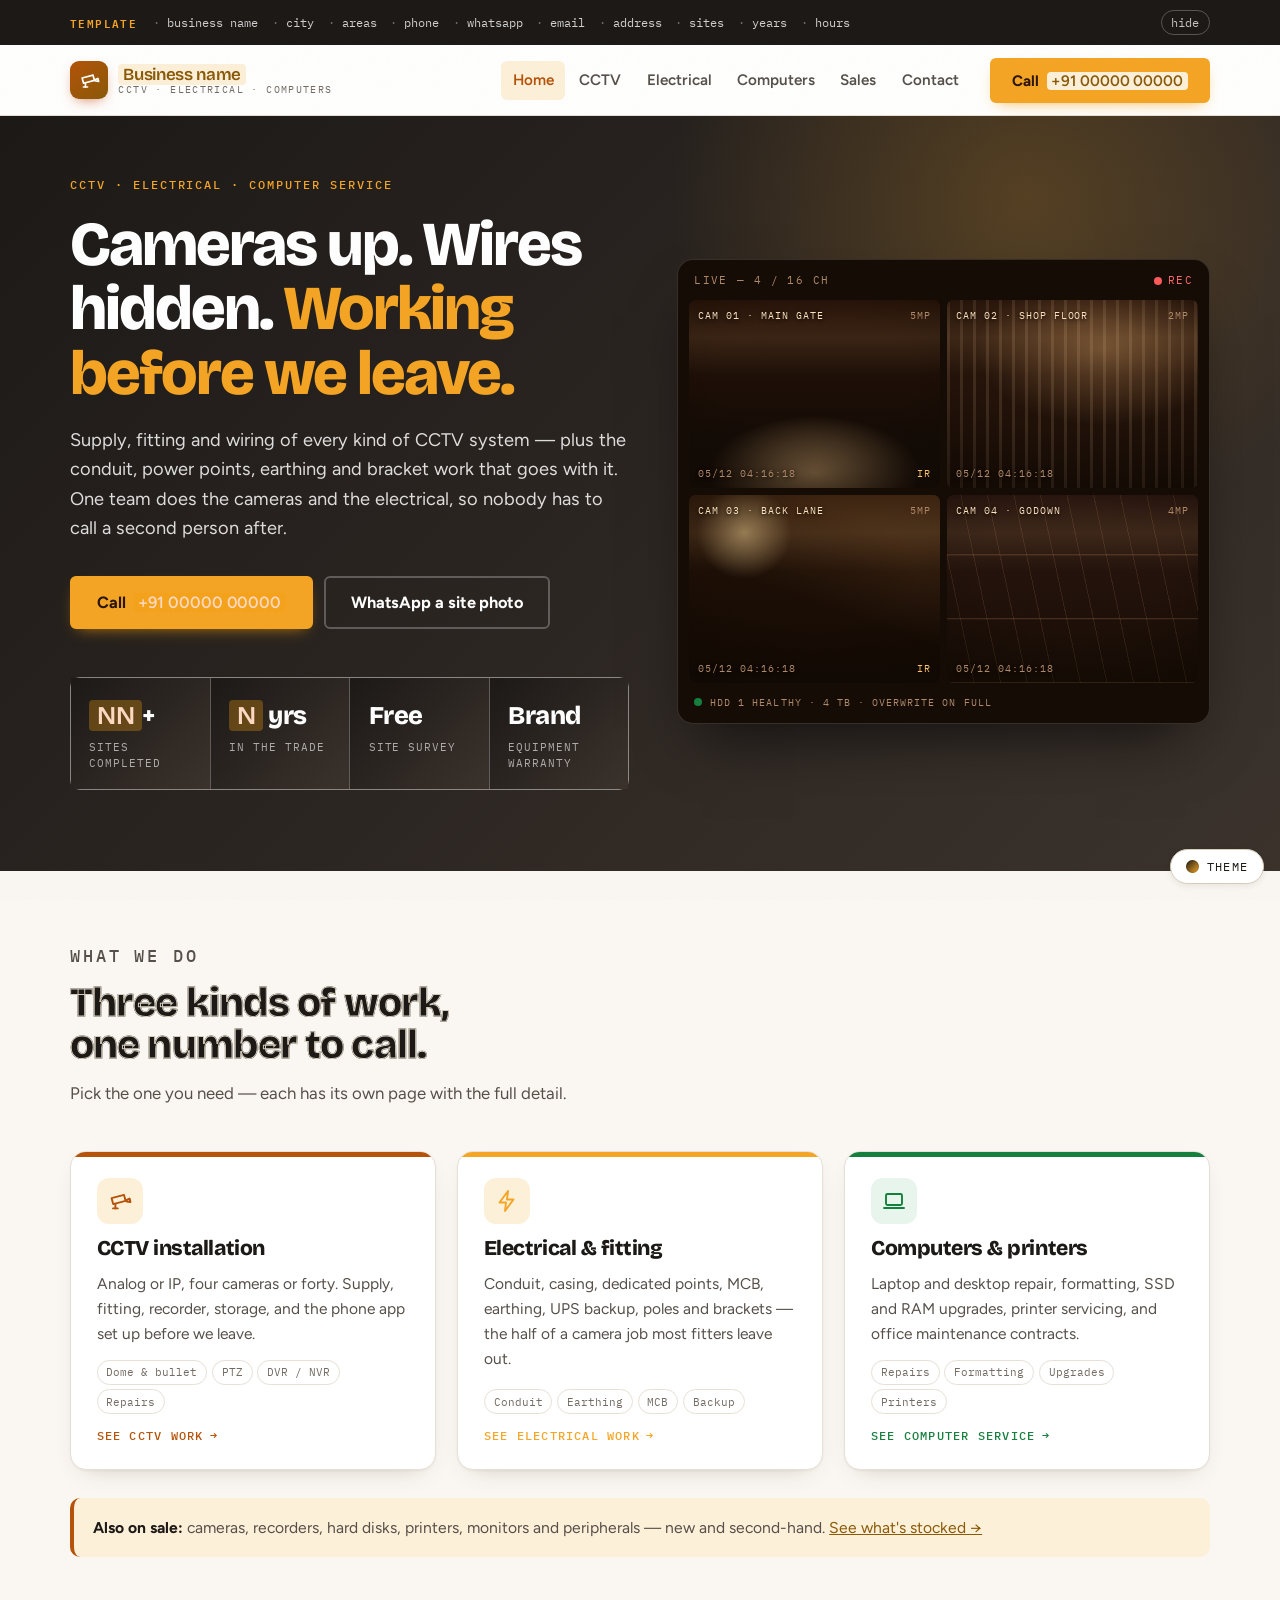
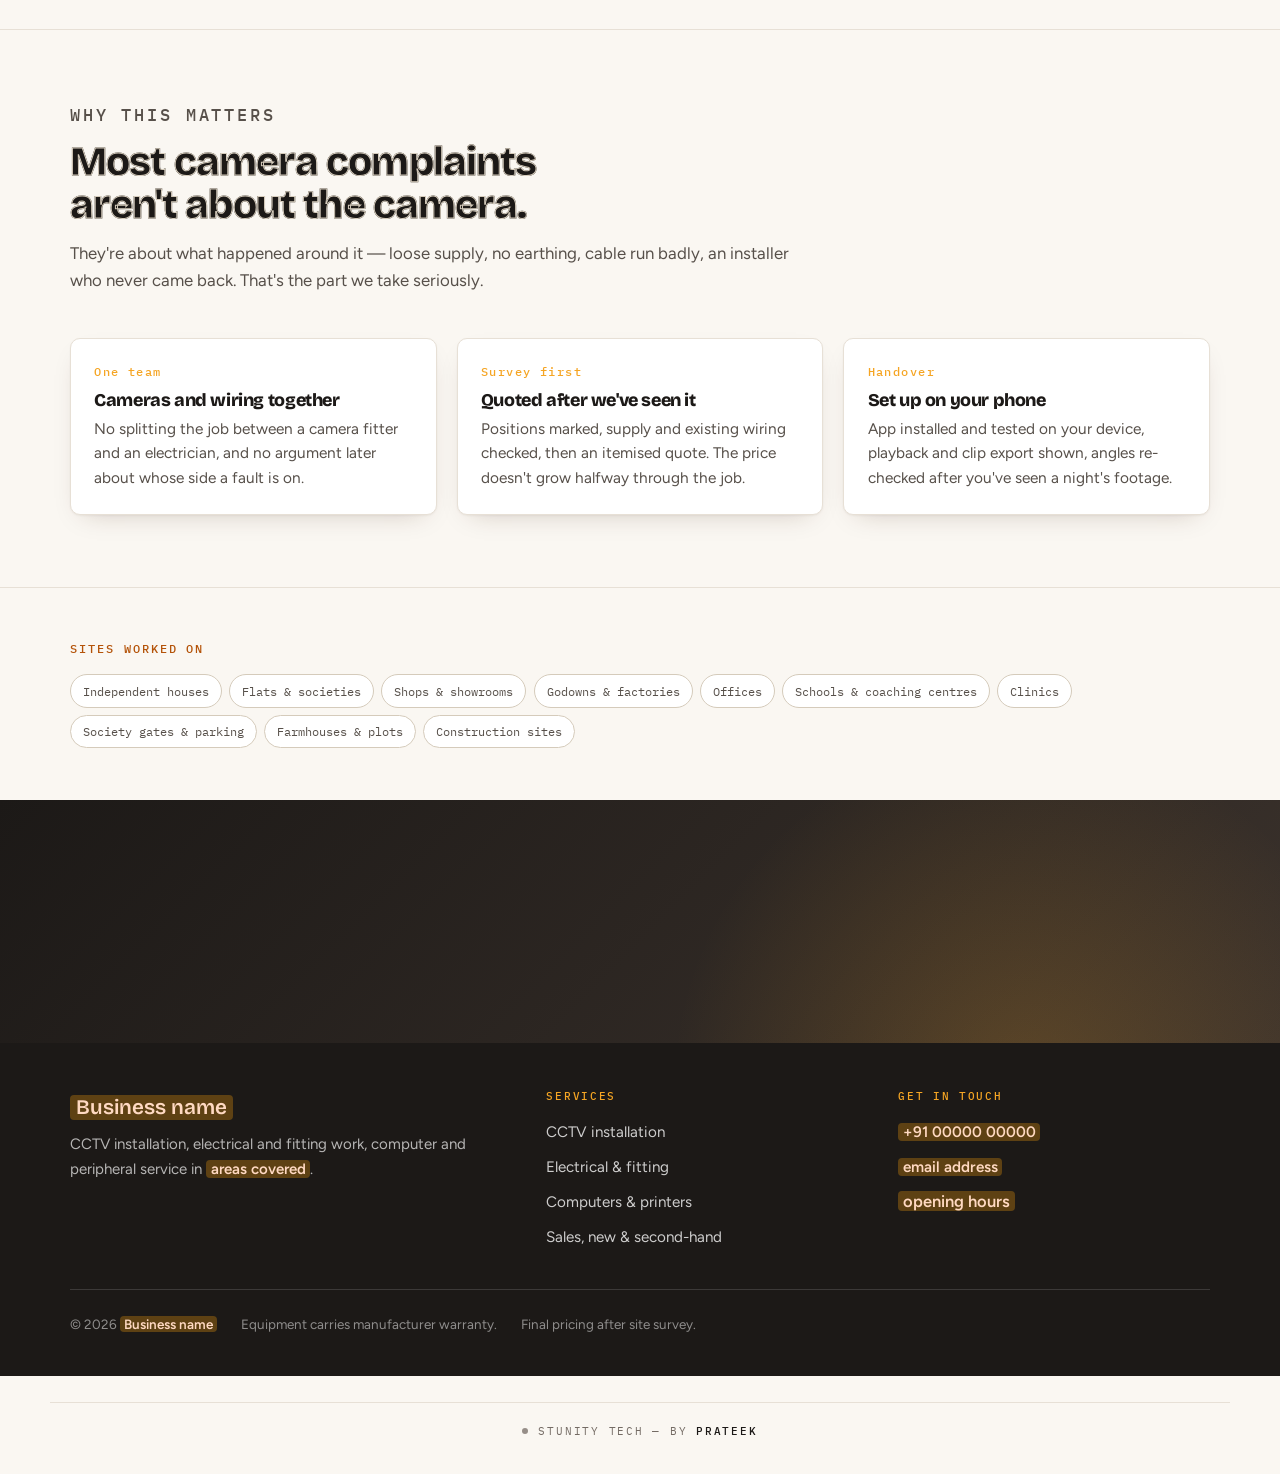
<file: index.html>
<!doctype html>
<html lang="en">
<head>
<meta charset="utf-8">
<meta name="viewport" content="width=device-width, initial-scale=1">
<title>CCTV Installation, Electrical Work &amp; Computer Service</title>
<meta name="description" content="CCTV supply, installation and service, along with the electrical, conduit and fitting work that goes with it. Also computer, laptop and printer repair, and sales of new and second-hand peripherals.">
<meta name="theme-color" content="#1C1917">
<meta property="og:type" content="website">
<meta property="og:title" content="CCTV installation, electrical work and computer service">
<meta property="og:description" content="Cameras fitted properly, including the wiring, power points and earthing most camera fitters leave for someone else.">
<link rel="icon" href="data:image/svg+xml,%3Csvg xmlns='http://www.w3.org/2000/svg' viewBox='0 0 32 32'%3E%3Crect width='32' height='32' rx='7' fill='%231C1917'/%3E%3Cpath d='M5 12.6l13.2-3.3 1.6 5.8-13.2 3.3z' fill='%23fff'/%3E%3Cpath d='M20.4 11.7l4.8-2.3 2 7.5-5.2-.7z' fill='%23D9CFC2'/%3E%3Crect x='8' y='19.4' width='2.4' height='5' rx='.7' fill='%23D9CFC2'/%3E%3Ccircle cx='24' cy='23.5' r='3' fill='%23F5A524'/%3E%3C/svg%3E">
<link rel="preconnect" href="https://fonts.googleapis.com">
<link rel="preconnect" href="https://fonts.gstatic.com" crossorigin>
<link rel="stylesheet" href="https://fonts.googleapis.com/css2?family=Bricolage+Grotesque:opsz,wdth,wght@12..96,75..100,400..800&family=Figtree:wght@400;500;600;700;800&family=IBM+Plex+Mono:wght@400;500&display=swap">
<link rel="stylesheet" href="assets/site.css">
<link rel="stylesheet" href="assets/themes.css">
<link rel="stylesheet" href="assets/effects.css">
<script src="assets/theme-switcher.js"></script>
<script src="assets/effects.js"></script>

<!-- ═══ Stunity Tech — studio credit (screen + print) ═══════════════════
     Quiet on screen, set apart from the site's own footer text. In print it
     becomes a running footer: fixed to the page box so it repeats on every
     sheet, with @page reserving the space so it never lands on the copy.
     Colour tokens fall back gracefully on sites that don't define them. -->
<style>
.stunity-credit{
  display:flex;align-items:center;justify-content:center;gap:10px;
  margin:26px auto 34px;padding:20px 16px 0;max-width:1180px;
  border-top:1px solid var(--line-soft,rgba(128,128,128,.22));
  font-family:var(--mono,ui-monospace,"Cascadia Mono",Menlo,Consolas,monospace);
  font-size:11px;letter-spacing:.16em;text-transform:uppercase;line-height:1.5;
  color:var(--muted,#6b7280);
}
.stunity-credit .sc-dot{width:6px;height:6px;border-radius:50%;flex:none;
  background:var(--shade,currentColor);opacity:.75}
.stunity-credit b{font-weight:500;color:var(--ink,inherit)}
.stunity-credit[data-print-only]{display:none}
@media print{
  @page{margin-bottom:24mm}
  html body #stunityCredit.stunity-credit,html body #stunityCredit.stunity-credit[data-print-only]{
    display:flex!important;position:fixed;left:0;right:0;bottom:-16mm;
    margin:0;padding:3mm 0 0;max-width:none;
    border-top:.2mm solid #c9c9c9;background:#fff;color:#5b5b5b;
    font-size:7.5pt;letter-spacing:.14em;
    -webkit-print-color-adjust:exact;print-color-adjust:exact;
  }
  .stunity-credit b{color:#111}
  .stunity-credit .sc-dot{background:#8a8a8a}
}
</style>
</head>
<body>

<!-- Delete this whole block once assets/config.js is filled in. -->
<div id="setup">
  <div class="wrap">
    <b>Template</b>
    <ul>
      <li data-k="name">business name</li>
      <li data-k="city">city</li>
      <li data-k="area">areas</li>
      <li data-k="phone">phone</li>
      <li data-k="whatsapp">whatsapp</li>
      <li data-k="email">email</li>
      <li data-k="address">address</li>
      <li data-k="sites">sites</li>
      <li data-k="years">years</li>
      <li data-k="hours">hours</li>
    </ul>
    <button type="button">hide</button>
  </div>
</div>

<header class="site">
  <div class="wrap bar">
    <a class="brand" href="index.html">
      <span class="mark">
        <svg viewBox="0 0 24 24" fill="none" stroke="#fff" stroke-width="1.9" stroke-linecap="round" stroke-linejoin="round" aria-hidden="true"><path d="M3.6 9.2 16 5.9l1.6 5.9L5.2 15.1z"/><path d="m18.2 11.2 3.4-1.6.9 3.4-3.9-.5z"/><path d="M7.4 15.6v3.8"/><path d="M5 19.4h4.8"/></svg>
      </span>
      <span class="txt">
        <span class="nm"><span data-cfg="name" class="ph">Business name</span></span>
        <span class="sub">CCTV &middot; Electrical &middot; Computers</span>
      </span>
    </a>
    <nav class="main">
      <a href="index.html" aria-current="page">Home</a>
      <a href="cctv.html">CCTV</a>
      <a href="electrical.html">Electrical</a>
      <a href="computers.html">Computers</a>
      <a href="sales.html">Sales</a>
      <a href="contact.html">Contact</a>
    </nav>
    <a class="btn btn-orange" data-cfg-href="tel" href="contact.html"><span class="lbl">Call</span> <span data-cfg="phone" class="ph">+91 00000 00000</span></a>
  </div>
</header>

<main>

  <section class="band home-hero">
    <div class="wrap">
      <div class="grid">
        <div>
          <p class="eyebrow on-band">CCTV &middot; Electrical &middot; Computer service</p>
          <h1>Cameras up. Wires hidden. <em>Working before we leave.</em></h1>
          <p class="lede">
            Supply, fitting and wiring of every kind of CCTV system &mdash; plus the conduit,
            power points, earthing and bracket work that goes with it. One team does the
            cameras and the electrical, so nobody has to call a second person after.
          </p>
          <div class="cta">
            <a class="btn btn-orange btn-lg" data-cfg-href="tel" href="contact.html">
              Call <span data-cfg="phone" class="ph">+91 00000 00000</span>
            </a>
            <a class="btn btn-on-band btn-lg" data-cfg-href="wa" href="contact.html" target="_blank" rel="noopener">WhatsApp a site photo</a>
          </div>

          <!-- Edit or delete any claim below that he does not actually offer. -->
          <dl class="stats">
            <div><dt><span data-cfg="sites" class="ph">NN</span>+</dt><dd>Sites completed</dd></div>
            <div><dt><span data-cfg="years" class="ph">N</span> yrs</dt><dd>In the trade</dd></div>
            <div><dt>Free</dt><dd>Site survey</dd></div>
            <div><dt>Brand</dt><dd>Equipment warranty</dd></div>
          </dl>
        </div>

        <!-- Camera grid drawn entirely in CSS. Not real footage. -->
        <div class="wall" aria-hidden="true">
          <div class="wall-bar">
            <span>Live</span><span>&mdash;</span><span>4 / 16 ch</span>
            <span class="rec"><span class="dot"></span> Rec</span>
          </div>
          <div class="tiles">
            <div class="tile t1"><div class="scan"></div><span class="edge" style="--cyc:0s"></span><div class="hud">
              <span class="id">Cam 01 &middot; Main gate</span><span class="res">5MP</span>
              <span class="ts" data-clock>--:--:--</span><span class="flag">IR</span></div></div>
            <div class="tile t2"><div class="scan"></div><span class="edge" style="--cyc:3s"></span><span class="motion"></span><div class="hud">
              <span class="id">Cam 02 &middot; Shop floor</span><span class="res">2MP</span>
              <span class="ts" data-clock>--:--:--</span></div></div>
            <div class="tile t3"><div class="scan"></div><span class="edge" style="--cyc:6s"></span><div class="hud">
              <span class="id">Cam 03 &middot; Back lane</span><span class="res">5MP</span>
              <span class="ts" data-clock>--:--:--</span><span class="flag">IR</span></div></div>
            <div class="tile t4"><div class="scan"></div><span class="edge" style="--cyc:9s"></span><div class="hud">
              <span class="id">Cam 04 &middot; Godown</span><span class="res">4MP</span>
              <span class="ts" data-clock>--:--:--</span></div></div>
          </div>
          <div class="wall-foot"><span class="dot live"></span> Hdd 1 healthy &middot; 4 TB &middot; overwrite on full</div>
        </div>
      </div>
    </div>
  </section>

  <section>
    <div class="wrap">
      <div class="sec-head">
        <p class="eyebrow">What we do</p>
        <h2>Three kinds of work, one number to call.</h2>
        <p>Pick the one you need &mdash; each has its own page with the full detail.</p>
      </div>

      <div class="doors">
        <a class="door c-blue" href="cctv.html">
          <span class="ico"><svg viewBox="0 0 24 24" fill="none" stroke="currentColor" stroke-width="1.9" stroke-linecap="round" stroke-linejoin="round" aria-hidden="true"><path d="M3.6 9.2 16 5.9l1.6 5.9L5.2 15.1z"/><path d="m18.2 11.2 3.4-1.6.9 3.4-3.9-.5z"/><path d="M7.4 15.6v3.8"/><path d="M5 19.4h4.8"/></svg></span>
          <h3>CCTV installation</h3>
          <p>Analog or IP, four cameras or forty. Supply, fitting, recorder, storage, and the
             phone app set up before we leave.</p>
          <div class="tags"><span>Dome &amp; bullet</span><span>PTZ</span><span>DVR / NVR</span><span>Repairs</span></div>
          <span class="go">See CCTV work <span class="arw">&rarr;</span></span>
        </a>

        <a class="door c-orange" href="electrical.html">
          <span class="ico"><svg viewBox="0 0 24 24" fill="none" stroke="currentColor" stroke-width="1.9" stroke-linecap="round" stroke-linejoin="round" aria-hidden="true"><path d="M13 2 4.5 13.5H11l-1 8.5 8.5-11.5H12z"/></svg></span>
          <h3>Electrical &amp; fitting</h3>
          <p>Conduit, casing, dedicated points, MCB, earthing, UPS backup, poles and brackets
             &mdash; the half of a camera job most fitters leave out.</p>
          <div class="tags"><span>Conduit</span><span>Earthing</span><span>MCB</span><span>Backup</span></div>
          <span class="go">See electrical work <span class="arw">&rarr;</span></span>
        </a>

        <a class="door c-green" href="computers.html">
          <span class="ico"><svg viewBox="0 0 24 24" fill="none" stroke="currentColor" stroke-width="1.9" stroke-linecap="round" stroke-linejoin="round" aria-hidden="true"><rect x="4" y="5" width="16" height="11" rx="1.5"/><path d="M2 19h20"/></svg></span>
          <h3>Computers &amp; printers</h3>
          <p>Laptop and desktop repair, formatting, SSD and RAM upgrades, printer servicing,
             and office maintenance contracts.</p>
          <div class="tags"><span>Repairs</span><span>Formatting</span><span>Upgrades</span><span>Printers</span></div>
          <span class="go">See computer service <span class="arw">&rarr;</span></span>
        </a>
      </div>

      <p class="note" style="margin-top:1.75rem">
        <b>Also on sale:</b>&nbsp;cameras, recorders, hard disks, printers, monitors and
        peripherals &mdash; new and second-hand. <a href="sales.html">See what's stocked &rarr;</a>
      </p>
    </div>
  </section>

  <section class="sep">
    <div class="wrap">
      <div class="sec-head">
        <p class="eyebrow">Why this matters</p>
        <h2>Most camera complaints aren't about the camera.</h2>
        <p>
          They're about what happened around it &mdash; loose supply, no earthing, cable run
          badly, an installer who never came back. That's the part we take seriously.
        </p>
      </div>

      <div class="cards">
        <div class="card">
          <span class="num">One team</span>
          <h3>Cameras and wiring together</h3>
          <p>No splitting the job between a camera fitter and an electrician, and no argument
             later about whose side a fault is on.</p>
        </div>
        <div class="card">
          <span class="num">Survey first</span>
          <h3>Quoted after we've seen it</h3>
          <p>Positions marked, supply and existing wiring checked, then an itemised quote. The
             price doesn't grow halfway through the job.</p>
        </div>
        <div class="card">
          <span class="num">Handover</span>
          <h3>Set up on your phone</h3>
          <p>App installed and tested on your device, playback and clip export shown, angles
             re-checked after you've seen a night's footage.</p>
        </div>
      </div>
    </div>
  </section>

  <section class="sep tight">
    <div class="wrap">
      <p class="eyebrow" style="margin-bottom:1rem">Sites worked on</p>
      <div class="chips">
        <span class="chip">Independent houses</span><span class="chip">Flats &amp; societies</span>
        <span class="chip">Shops &amp; showrooms</span><span class="chip">Godowns &amp; factories</span>
        <span class="chip">Offices</span><span class="chip">Schools &amp; coaching centres</span>
        <span class="chip">Clinics</span><span class="chip">Society gates &amp; parking</span>
        <span class="chip">Farmhouses &amp; plots</span><span class="chip">Construction sites</span>
      </div>
    </div>
  </section>

  <section class="band cta-band">
    <div class="wrap inner">
      <div>
        <h2>Send a photo of the building.</h2>
        <p>That's usually enough to start. Survey visits are free and there's no obligation after one.</p>
      </div>
      <div class="acts">
        <a class="btn btn-orange btn-lg" data-cfg-href="tel" href="contact.html">Call <span data-cfg="phone" class="ph">+91 00000 00000</span></a>
        <a class="btn btn-on-band btn-lg" href="contact.html">Plan a system &rarr;</a>
      </div>
    </div>
  </section>

</main>

<footer class="site">
  <div class="wrap">
    <div class="cols">
      <div>
        <span class="nm"><span data-cfg="name" class="ph">Business name</span></span>
        <p>CCTV installation, electrical and fitting work, computer and peripheral service in
           <span data-cfg="area" class="ph">areas covered</span>.</p>
      </div>
      <div>
        <h4>Services</h4>
        <ul>
          <li><a href="cctv.html">CCTV installation</a></li>
          <li><a href="electrical.html">Electrical &amp; fitting</a></li>
          <li><a href="computers.html">Computers &amp; printers</a></li>
          <li><a href="sales.html">Sales, new &amp; second-hand</a></li>
        </ul>
      </div>
      <div>
        <h4>Get in touch</h4>
        <ul>
          <li><a data-cfg-href="tel" href="contact.html"><span data-cfg="phone" class="ph">+91 00000 00000</span></a></li>
          <li><a data-cfg-href="mail" href="contact.html"><span data-cfg="email" class="ph">email address</span></a></li>
          <li><span data-cfg="hours" class="ph">opening hours</span></li>
        </ul>
      </div>
    </div>
    <div class="fine">
      <span>&copy; <span id="yr">2026</span> <span data-cfg="name" class="ph">Business name</span></span>
      <span>Equipment carries manufacturer warranty.</span>
      <span>Final pricing after site survey.</span>
    </div>
  </div>
</footer>

<script src="assets/config.js"></script>
<script src="assets/site.js"></script>

<div class="stunity-credit" id="stunityCredit"><span class="sc-dot"></span><span>Stunity Tech — by <b>Prateek</b></span></div>
</body>
</html>
</file>
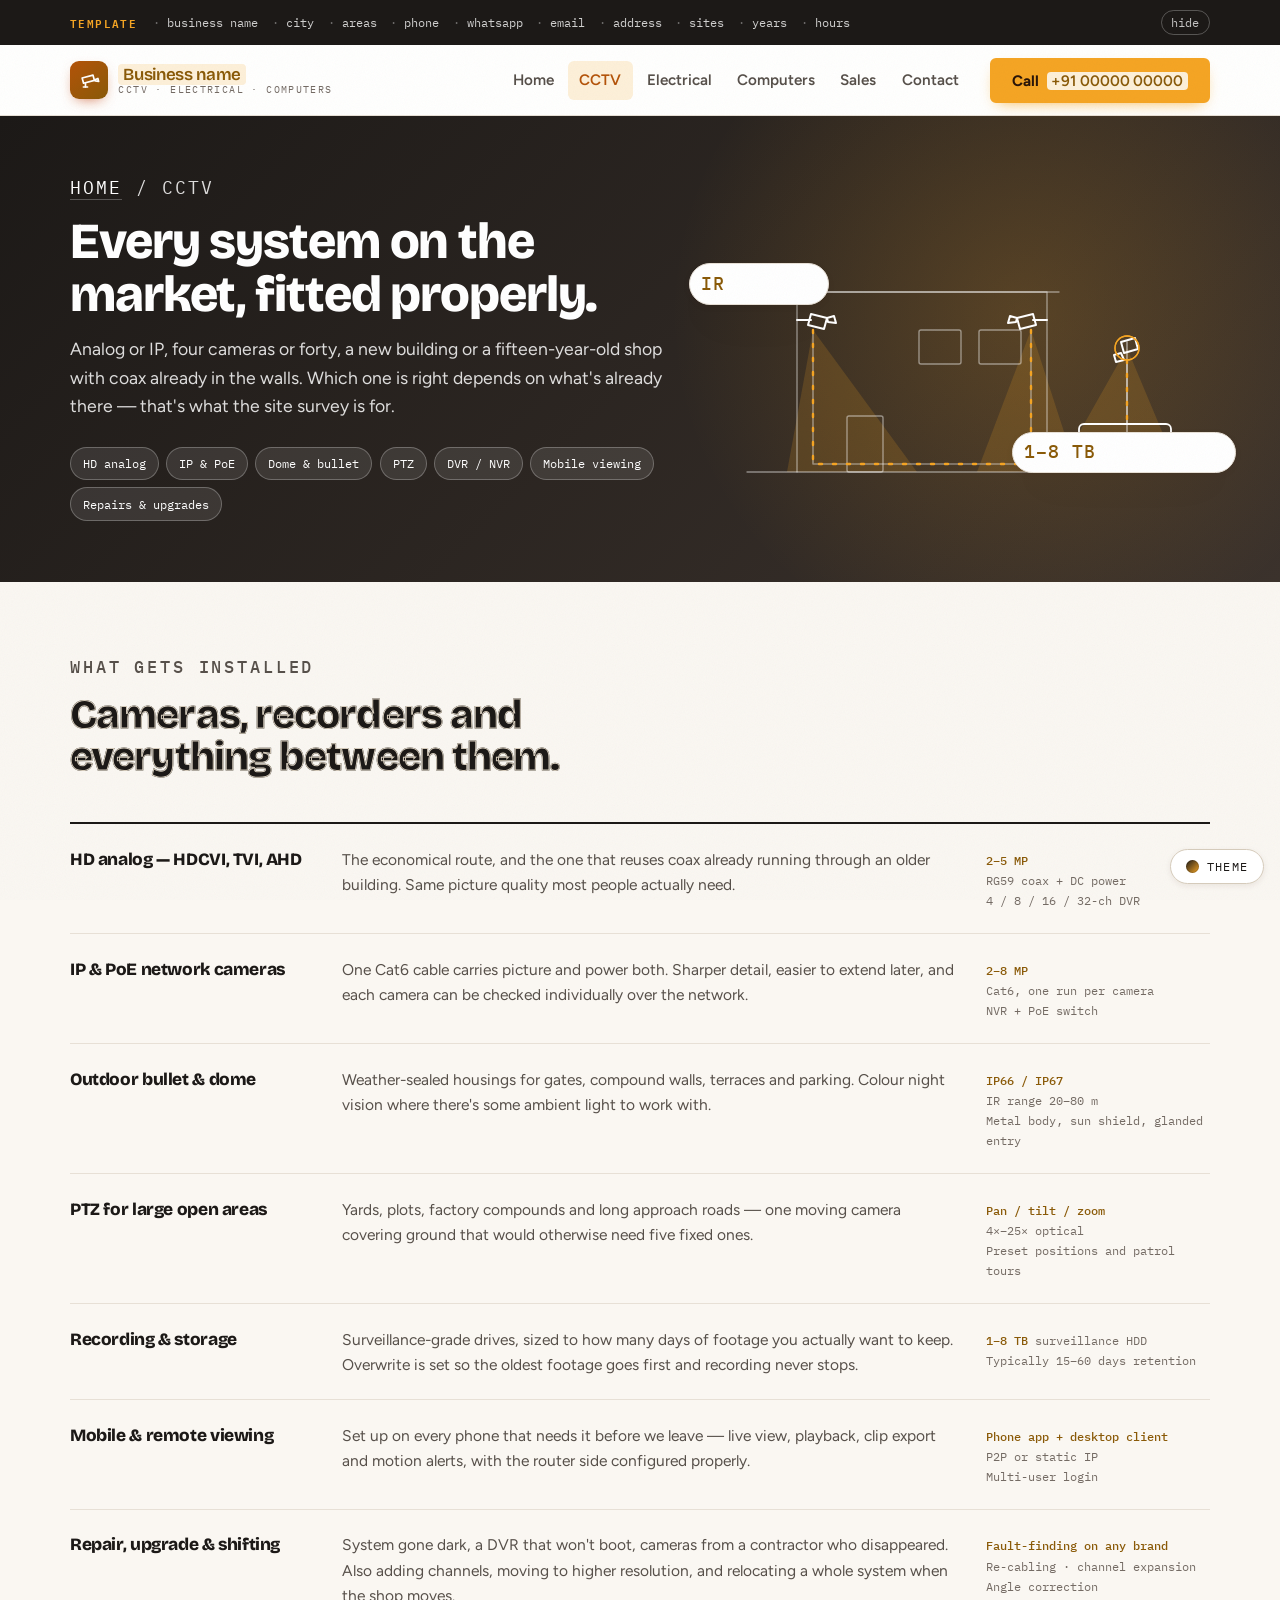
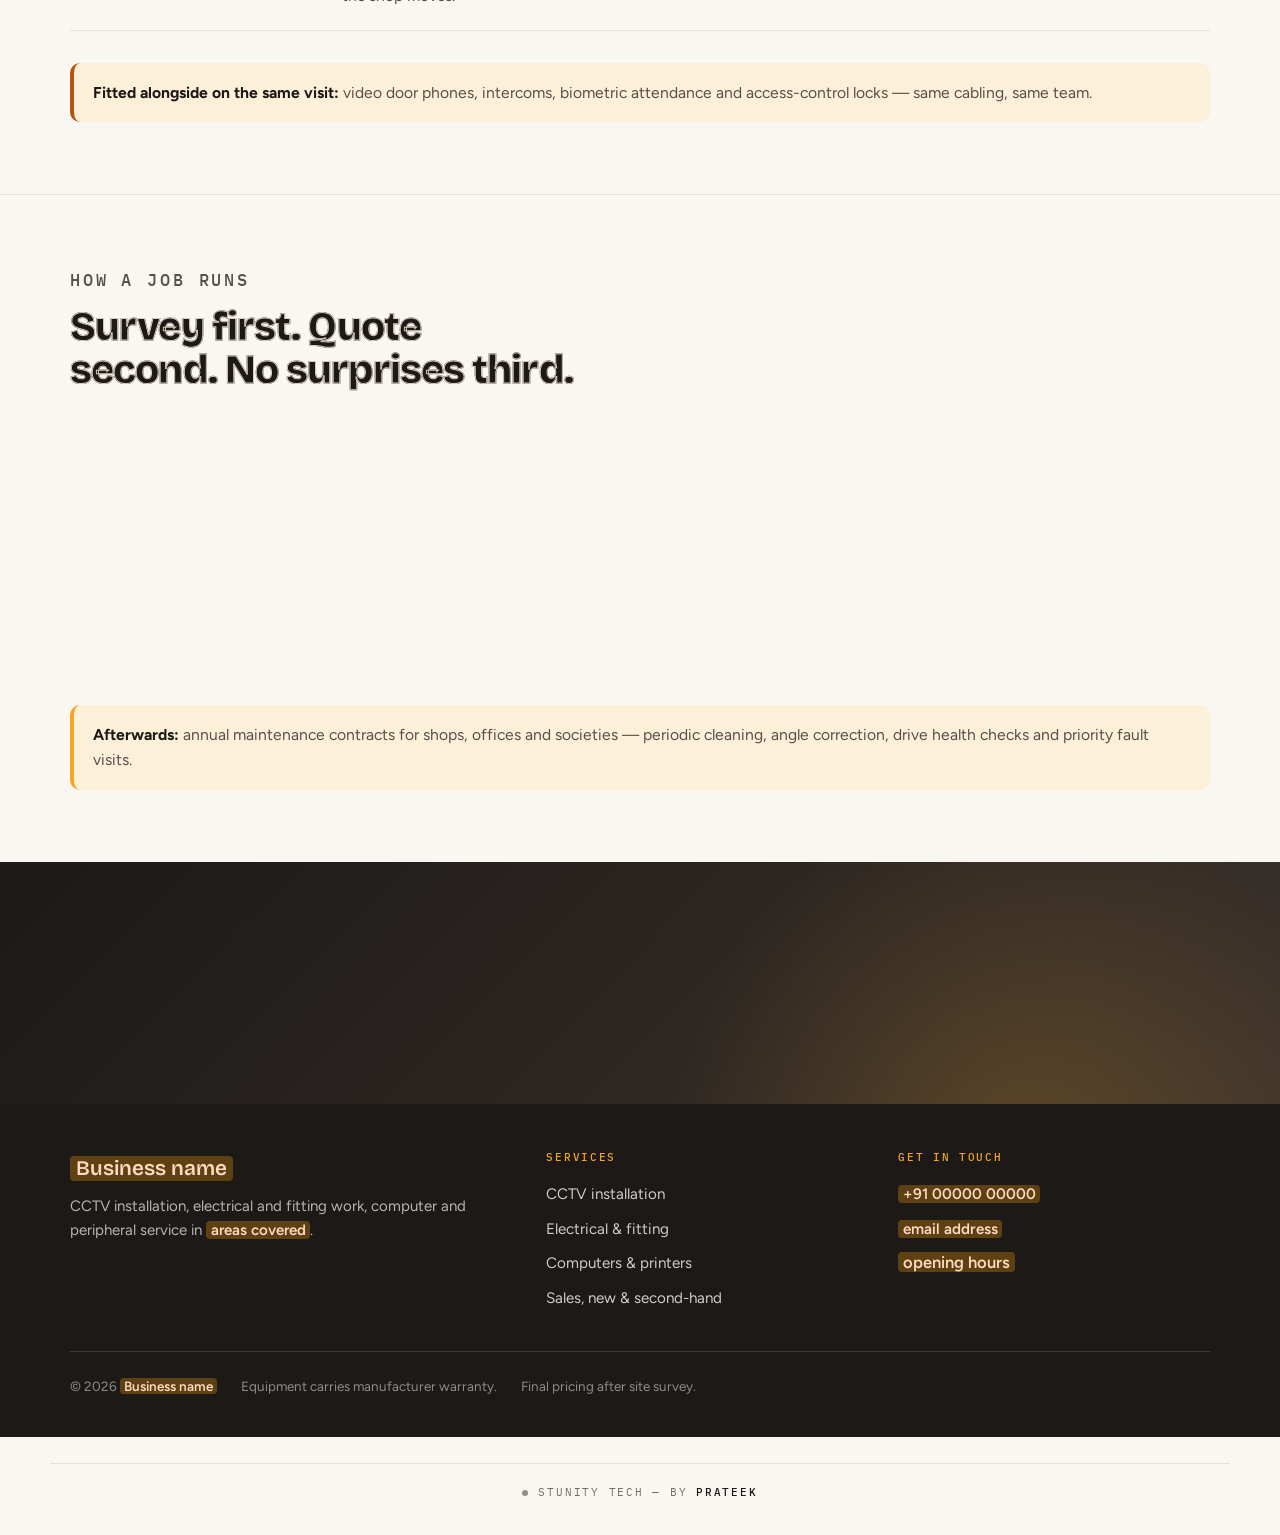
<file: cctv.html>
<!doctype html>
<html lang="en">
<head>
<meta charset="utf-8">
<meta name="viewport" content="width=device-width, initial-scale=1">
<title>CCTV Camera Installation &amp; Repair</title>
<meta name="description" content="Installation of analog and IP CCTV systems: dome, bullet and PTZ cameras, DVR and NVR recorders, storage sizing, mobile viewing, and repair or upgrade of existing systems.">
<meta name="theme-color" content="#1C1917">
<meta property="og:type" content="website">
<meta property="og:title" content="CCTV camera installation and repair">
<meta property="og:description" content="Analog or IP, four cameras or forty. Supply, fitting, recorder, storage and the phone app set up before we leave.">
<link rel="icon" href="data:image/svg+xml,%3Csvg xmlns='http://www.w3.org/2000/svg' viewBox='0 0 32 32'%3E%3Crect width='32' height='32' rx='7' fill='%231C1917'/%3E%3Cpath d='M5 12.6l13.2-3.3 1.6 5.8-13.2 3.3z' fill='%23fff'/%3E%3Cpath d='M20.4 11.7l4.8-2.3 2 7.5-5.2-.7z' fill='%23D9CFC2'/%3E%3Crect x='8' y='19.4' width='2.4' height='5' rx='.7' fill='%23D9CFC2'/%3E%3Ccircle cx='24' cy='23.5' r='3' fill='%23F5A524'/%3E%3C/svg%3E">
<link rel="preconnect" href="https://fonts.googleapis.com">
<link rel="preconnect" href="https://fonts.gstatic.com" crossorigin>
<link rel="stylesheet" href="https://fonts.googleapis.com/css2?family=Bricolage+Grotesque:opsz,wdth,wght@12..96,75..100,400..800&family=Figtree:wght@400;500;600;700;800&family=IBM+Plex+Mono:wght@400;500&display=swap">
<link rel="stylesheet" href="assets/site.css">
<link rel="stylesheet" href="assets/themes.css">
<link rel="stylesheet" href="assets/effects.css">
<script src="assets/theme-switcher.js"></script>
<script src="assets/effects.js"></script>

<!-- ═══ Stunity Tech — studio credit (screen + print) ═══════════════════
     Quiet on screen, set apart from the site's own footer text. In print it
     becomes a running footer: fixed to the page box so it repeats on every
     sheet, with @page reserving the space so it never lands on the copy.
     Colour tokens fall back gracefully on sites that don't define them. -->
<style>
.stunity-credit{
  display:flex;align-items:center;justify-content:center;gap:10px;
  margin:26px auto 34px;padding:20px 16px 0;max-width:1180px;
  border-top:1px solid var(--line-soft,rgba(128,128,128,.22));
  font-family:var(--mono,ui-monospace,"Cascadia Mono",Menlo,Consolas,monospace);
  font-size:11px;letter-spacing:.16em;text-transform:uppercase;line-height:1.5;
  color:var(--muted,#6b7280);
}
.stunity-credit .sc-dot{width:6px;height:6px;border-radius:50%;flex:none;
  background:var(--shade,currentColor);opacity:.75}
.stunity-credit b{font-weight:500;color:var(--ink,inherit)}
.stunity-credit[data-print-only]{display:none}
@media print{
  @page{margin-bottom:24mm}
  html body #stunityCredit.stunity-credit,html body #stunityCredit.stunity-credit[data-print-only]{
    display:flex!important;position:fixed;left:0;right:0;bottom:-16mm;
    margin:0;padding:3mm 0 0;max-width:none;
    border-top:.2mm solid #c9c9c9;background:#fff;color:#5b5b5b;
    font-size:7.5pt;letter-spacing:.14em;
    -webkit-print-color-adjust:exact;print-color-adjust:exact;
  }
  .stunity-credit b{color:#111}
  .stunity-credit .sc-dot{background:#8a8a8a}
}
</style>
</head>
<body>

<!-- Delete this whole block once assets/config.js is filled in. -->
<div id="setup">
  <div class="wrap">
    <b>Template</b>
    <ul>
      <li data-k="name">business name</li><li data-k="city">city</li><li data-k="area">areas</li>
      <li data-k="phone">phone</li><li data-k="whatsapp">whatsapp</li><li data-k="email">email</li>
      <li data-k="address">address</li><li data-k="sites">sites</li><li data-k="years">years</li>
      <li data-k="hours">hours</li>
    </ul>
    <button type="button">hide</button>
  </div>
</div>

<header class="site">
  <div class="wrap bar">
    <a class="brand" href="index.html">
      <span class="mark">
        <svg viewBox="0 0 24 24" fill="none" stroke="#fff" stroke-width="1.9" stroke-linecap="round" stroke-linejoin="round" aria-hidden="true"><path d="M3.6 9.2 16 5.9l1.6 5.9L5.2 15.1z"/><path d="m18.2 11.2 3.4-1.6.9 3.4-3.9-.5z"/><path d="M7.4 15.6v3.8"/><path d="M5 19.4h4.8"/></svg>
      </span>
      <span class="txt">
        <span class="nm"><span data-cfg="name" class="ph">Business name</span></span>
        <span class="sub">CCTV &middot; Electrical &middot; Computers</span>
      </span>
    </a>
    <nav class="main">
      <a href="index.html">Home</a>
      <a href="cctv.html" aria-current="page">CCTV</a>
      <a href="electrical.html">Electrical</a>
      <a href="computers.html">Computers</a>
      <a href="sales.html">Sales</a>
      <a href="contact.html">Contact</a>
    </nav>
    <a class="btn btn-orange" data-cfg-href="tel" href="contact.html"><span class="lbl">Call</span> <span data-cfg="phone" class="ph">+91 00000 00000</span></a>
  </div>
</header>

<main>

  <section class="band page-hero">
    <div class="wrap hero-split">
      <div>
      <p class="crumb"><a href="index.html">Home</a> / CCTV</p>
      <h1>Every system on the market, fitted properly.</h1>
      <p>
        Analog or IP, four cameras or forty, a new building or a fifteen-year-old shop with
        coax already in the walls. Which one is right depends on what's already there &mdash;
        that's what the site survey is for.
      </p>
      <div class="hero-tags">
        <span class="chip">HD analog</span><span class="chip">IP &amp; PoE</span>
        <span class="chip">Dome &amp; bullet</span><span class="chip">PTZ</span>
        <span class="chip">DVR / NVR</span><span class="chip">Mobile viewing</span>
        <span class="chip">Repairs &amp; upgrades</span>
      </div>
      </div>

      <!-- Installation scene. Inline SVG line art in currentColor, so it
           follows whichever palette is active. No images anywhere: the
           coverage cones sway, and signal crawls down each cable into the
           recorder, which blinks as it writes. -->
      <div class="scene-wrap">
        <svg class="scene" viewBox="0 0 480 350" aria-hidden="true">
          <g fill="none" stroke="currentColor" stroke-linecap="round" stroke-linejoin="round">

            <!-- coverage cones, drawn first so everything sits over them -->
            <g style="fill:var(--band-em)" stroke="none" opacity=".17">
              <path class="cone cone-a" d="M86 158 L 60 300 L 190 300 Z"/>
              <path class="cone cone-b" d="M304 158 L 250 300 L 350 300 Z"/>
              <path class="cone cone-c" d="M400 176 L 330 300 L 452 300 Z"/>
            </g>

            <!-- building -->
            <g stroke-opacity=".45" stroke-width="1.4">
              <path d="M70 120 H320 V300"/>
              <path d="M70 300 V120"/>
              <path d="M58 120 H332"/>
              <rect x="120" y="244" width="36" height="56" rx="2"/>
              <rect x="192" y="158" width="42" height="34" rx="2"/>
              <rect x="252" y="158" width="42" height="34" rx="2"/>
              <path d="M20 300 H470"/>
            </g>

            <!-- pole for the gate camera -->
            <path stroke-opacity=".5" stroke-width="1.6" d="M400 300 V170"/>

            <!-- the three cameras -->
            <g stroke-width="2">
              <path d="M70 148 H84"/>
              <path d="M84 142 l16 4 -3 11 -16 -4 z"/>
              <path d="M100 146 l7 -2 2 7 -8 -1 z"/>

              <path d="M320 148 H306"/>
              <path d="M306 142 l-16 4 3 11 16 -4 z"/>
              <path d="M290 146 l-7 -2 -2 7 8 -1 z"/>

              <path d="M394 170 l14 -4 3 11 -14 4 z"/>
              <path d="M394 181 l-7 2 2 7 8 -2 z"/>
            </g>

            <!-- detection rings at the gate, with a long rest between events -->
            <g style="stroke:var(--band-em)" stroke-width="1.3" fill="none">
              <circle class="ping" cx="400" cy="176" r="12"/>
              <circle class="ping" cx="400" cy="176" r="12" style="animation-delay:2.2s"/>
            </g>

            <!-- cable runs: conduit down the wall, along the ground, to the recorder -->
            <g stroke-opacity=".4" stroke-width="1.6">
              <path d="M86 158 V292 H352"/>
              <path d="M304 158 V292 H352"/>
              <path d="M400 188 V252"/>
            </g>

            <!-- the same three runs again, as signal travelling to the recorder -->
            <g class="sigs" style="stroke:var(--band-em)" stroke-width="2.4" fill="none">
              <path class="sig" d="M86 158 V292 H352"/>
              <path class="sig" d="M304 158 V292 H352" style="animation-delay:-.45s"/>
              <path class="sig" d="M400 188 V252" style="animation-delay:-.9s"/>
            </g>

            <!-- recorder -->
            <g stroke-width="1.8">
              <rect x="352" y="252" width="92" height="44" rx="5"/>
              <path stroke-opacity=".45" d="M352 280 H444"/>
              <circle class="led" cx="366" cy="266" r="4" style="fill:var(--band-em)" stroke="none"/>
              <path stroke-opacity=".5" stroke-width="1.4" d="M380 266 H400 M380 272 H394"/>
            </g>
          </g>
        </svg>

        <p class="scene-tag scene-tag-1"><b>IR</b> 20&ndash;80 m</p>
        <p class="scene-tag scene-tag-2"><b>1&ndash;8 TB</b> 15&ndash;60 days</p>
      </div>
    </div>
  </section>

  <section>
    <div class="wrap">
      <div class="sec-head">
        <p class="eyebrow">What gets installed</p>
        <h2>Cameras, recorders and everything between them.</h2>
      </div>

      <div class="spec-list">
        <div class="spec-row">
          <h3>HD analog &mdash; HDCVI, TVI, AHD</h3>
          <p>The economical route, and the one that reuses coax already running through an
             older building. Same picture quality most people actually need.</p>
          <p class="sp"><b>2&ndash;5 MP</b><br>RG59 coax + DC power<br>4 / 8 / 16 / 32-ch DVR</p>
        </div>
        <div class="spec-row">
          <h3>IP &amp; PoE network cameras</h3>
          <p>One Cat6 cable carries picture and power both. Sharper detail, easier to extend
             later, and each camera can be checked individually over the network.</p>
          <p class="sp"><b>2&ndash;8 MP</b><br>Cat6, one run per camera<br>NVR + PoE switch</p>
        </div>
        <div class="spec-row">
          <h3>Outdoor bullet &amp; dome</h3>
          <p>Weather-sealed housings for gates, compound walls, terraces and parking. Colour
             night vision where there's some ambient light to work with.</p>
          <p class="sp"><b>IP66 / IP67</b><br>IR range 20&ndash;80 m<br>Metal body, sun shield, glanded entry</p>
        </div>
        <div class="spec-row">
          <h3>PTZ for large open areas</h3>
          <p>Yards, plots, factory compounds and long approach roads &mdash; one moving camera
             covering ground that would otherwise need five fixed ones.</p>
          <p class="sp"><b>Pan / tilt / zoom</b><br>4&times;&ndash;25&times; optical<br>Preset positions and patrol tours</p>
        </div>
        <div class="spec-row">
          <h3>Recording &amp; storage</h3>
          <p>Surveillance-grade drives, sized to how many days of footage you actually want to
             keep. Overwrite is set so the oldest footage goes first and recording never stops.</p>
          <p class="sp"><b>1&ndash;8 TB</b> surveillance HDD<br>Typically 15&ndash;60 days retention</p>
        </div>
        <div class="spec-row">
          <h3>Mobile &amp; remote viewing</h3>
          <p>Set up on every phone that needs it before we leave &mdash; live view, playback,
             clip export and motion alerts, with the router side configured properly.</p>
          <p class="sp"><b>Phone app + desktop client</b><br>P2P or static IP<br>Multi-user login</p>
        </div>
        <div class="spec-row">
          <h3>Repair, upgrade &amp; shifting</h3>
          <p>System gone dark, a DVR that won't boot, cameras from a contractor who
             disappeared. Also adding channels, moving to higher resolution, and relocating a
             whole system when the shop moves.</p>
          <p class="sp"><b>Fault-finding on any brand</b><br>Re-cabling &middot; channel expansion<br>Angle correction</p>
        </div>
      </div>

      <p class="note" style="margin-top:2rem">
        <b>Fitted alongside on the same visit:</b>&nbsp;video door phones, intercoms, biometric
        attendance and access-control locks &mdash; same cabling, same team.
      </p>
    </div>
  </section>

  <section class="sep">
    <div class="wrap">
      <div class="sec-head">
        <p class="eyebrow">How a job runs</p>
        <h2>Survey first. Quote second. No surprises third.</h2>
      </div>

      <ol class="steps">
        <li>
          <span class="n">1</span>
          <h3>Walk the site</h3>
          <p>Camera positions marked on the spot, existing wiring and supply checked, blind
             spots identified. Usually half an hour, and no charge for it.</p>
        </li>
        <li>
          <span class="n">2</span>
          <h3>Written, itemised quote</h3>
          <p>Camera by camera: brand, model, resolution, cable, recorder, storage and labour
             listed separately, so you can see what you're paying for.</p>
        </li>
        <li>
          <span class="n">3</span>
          <h3>Cabling, then cameras</h3>
          <p>All cable runs and power work first, then mounting, then the recorder. Most homes
             and shops finish the same day.</p>
        </li>
        <li>
          <span class="n">4</span>
          <h3>Handover</h3>
          <p>App installed on your phone and tested, playback demonstrated, angles re-checked
             once you've seen a night's footage.</p>
        </li>
      </ol>

      <p class="note warm" style="margin-top:1.9rem">
        <b>Afterwards:</b>&nbsp;annual maintenance contracts for shops, offices and societies
        &mdash; periodic cleaning, angle correction, drive health checks and priority fault visits.
      </p>
    </div>
  </section>

  <section class="band cta-band">
    <div class="wrap inner">
      <div>
        <h2>Not sure how many cameras you need?</h2>
        <p>Work it out in about thirty seconds &mdash; recorder size, storage, retention days and cable length.</p>
      </div>
      <div class="acts">
        <a class="btn btn-orange btn-lg" href="contact.html#calc">Plan a system &rarr;</a>
        <a class="btn btn-on-band btn-lg" data-cfg-href="tel" href="contact.html">Call instead</a>
      </div>
    </div>
  </section>

</main>

<footer class="site">
  <div class="wrap">
    <div class="cols">
      <div>
        <span class="nm"><span data-cfg="name" class="ph">Business name</span></span>
        <p>CCTV installation, electrical and fitting work, computer and peripheral service in
           <span data-cfg="area" class="ph">areas covered</span>.</p>
      </div>
      <div>
        <h4>Services</h4>
        <ul>
          <li><a href="cctv.html">CCTV installation</a></li>
          <li><a href="electrical.html">Electrical &amp; fitting</a></li>
          <li><a href="computers.html">Computers &amp; printers</a></li>
          <li><a href="sales.html">Sales, new &amp; second-hand</a></li>
        </ul>
      </div>
      <div>
        <h4>Get in touch</h4>
        <ul>
          <li><a data-cfg-href="tel" href="contact.html"><span data-cfg="phone" class="ph">+91 00000 00000</span></a></li>
          <li><a data-cfg-href="mail" href="contact.html"><span data-cfg="email" class="ph">email address</span></a></li>
          <li><span data-cfg="hours" class="ph">opening hours</span></li>
        </ul>
      </div>
    </div>
    <div class="fine">
      <span>&copy; <span id="yr">2026</span> <span data-cfg="name" class="ph">Business name</span></span>
      <span>Equipment carries manufacturer warranty.</span>
      <span>Final pricing after site survey.</span>
    </div>
  </div>
</footer>

<script src="assets/config.js"></script>
<script src="assets/site.js"></script>

<div class="stunity-credit" id="stunityCredit"><span class="sc-dot"></span><span>Stunity Tech — by <b>Prateek</b></span></div>
</body>
</html>
</file>
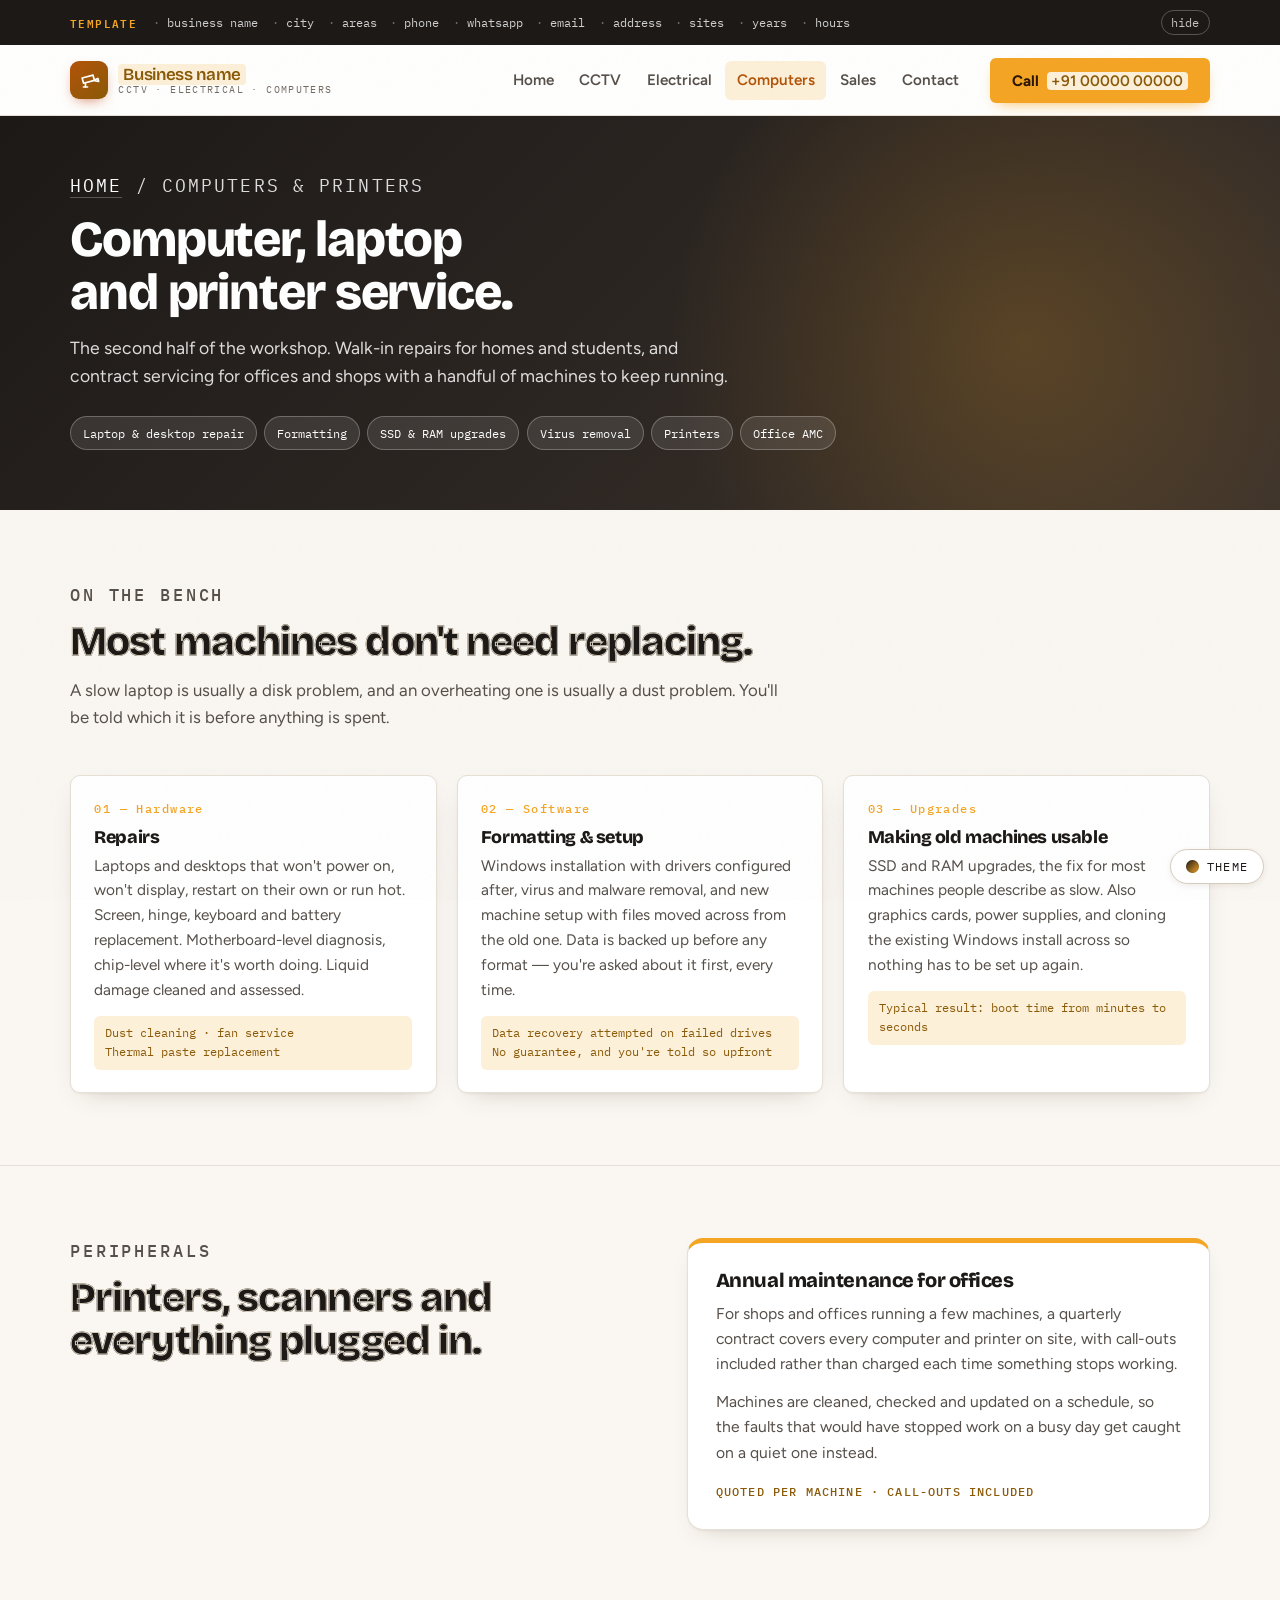
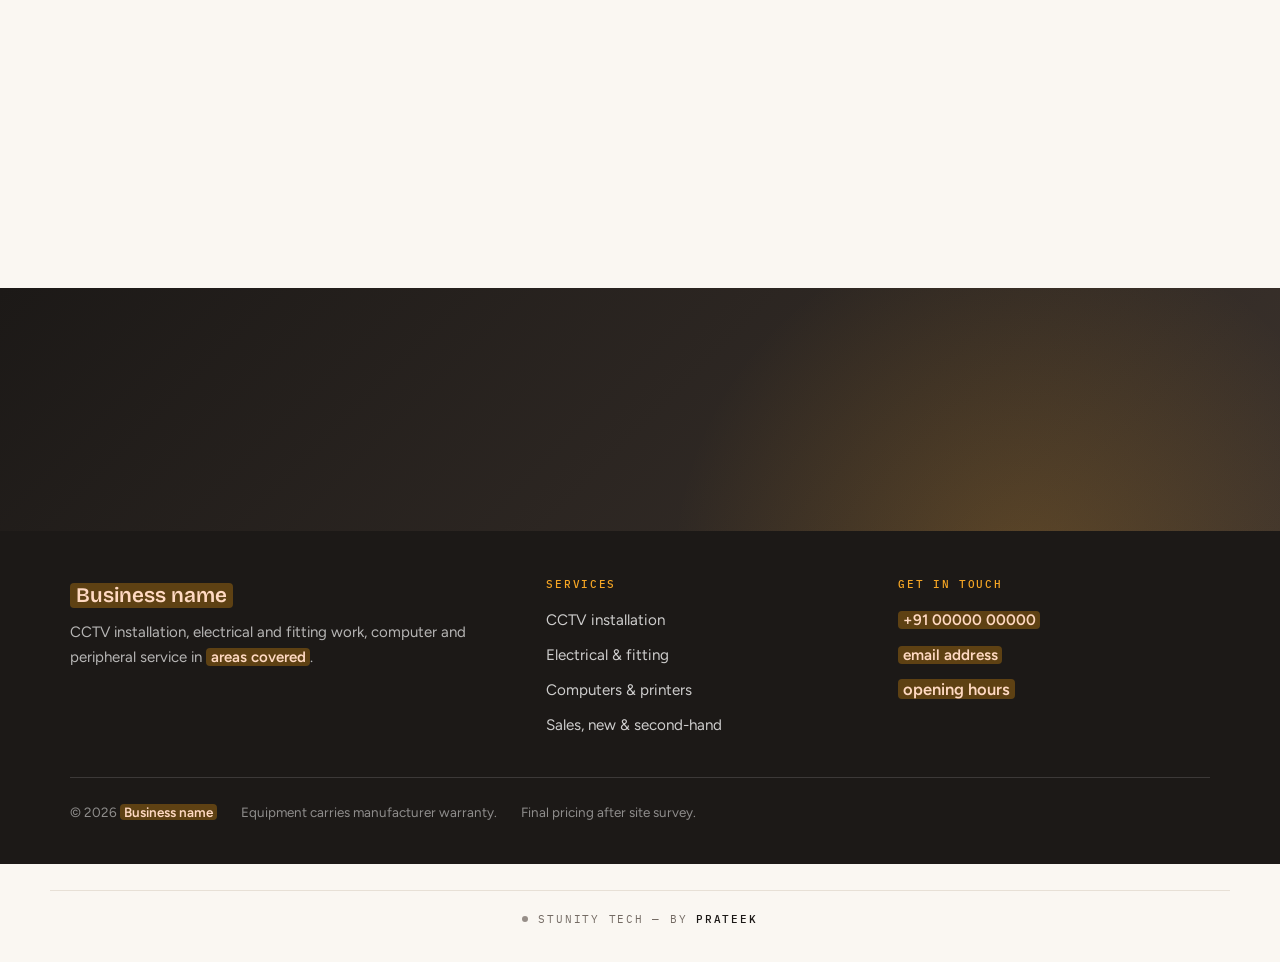
<file: computers.html>
<!doctype html>
<html lang="en">
<head>
<meta charset="utf-8">
<meta name="viewport" content="width=device-width, initial-scale=1">
<title>Computer, Laptop &amp; Printer Repair</title>
<meta name="description" content="Laptop and desktop repair, Windows formatting and installation, SSD and RAM upgrades, virus removal, data recovery attempts, printer servicing and office maintenance contracts.">
<meta name="theme-color" content="#1C1917">
<meta property="og:type" content="website">
<meta property="og:title" content="Computer, laptop and printer repair">
<meta property="og:description" content="Repairs, formatting, upgrades and printer servicing — for homes, students, shops and offices.">
<link rel="icon" href="data:image/svg+xml,%3Csvg xmlns='http://www.w3.org/2000/svg' viewBox='0 0 32 32'%3E%3Crect width='32' height='32' rx='7' fill='%231C1917'/%3E%3Cpath d='M5 12.6l13.2-3.3 1.6 5.8-13.2 3.3z' fill='%23fff'/%3E%3Cpath d='M20.4 11.7l4.8-2.3 2 7.5-5.2-.7z' fill='%23D9CFC2'/%3E%3Crect x='8' y='19.4' width='2.4' height='5' rx='.7' fill='%23D9CFC2'/%3E%3Ccircle cx='24' cy='23.5' r='3' fill='%23F5A524'/%3E%3C/svg%3E">
<link rel="preconnect" href="https://fonts.googleapis.com">
<link rel="preconnect" href="https://fonts.gstatic.com" crossorigin>
<link rel="stylesheet" href="https://fonts.googleapis.com/css2?family=Bricolage+Grotesque:opsz,wdth,wght@12..96,75..100,400..800&family=Figtree:wght@400;500;600;700;800&family=IBM+Plex+Mono:wght@400;500&display=swap">
<link rel="stylesheet" href="assets/site.css">
<link rel="stylesheet" href="assets/themes.css">
<link rel="stylesheet" href="assets/effects.css">
<script src="assets/theme-switcher.js"></script>
<script src="assets/effects.js"></script>

<!-- ═══ Stunity Tech — studio credit (screen + print) ═══════════════════
     Quiet on screen, set apart from the site's own footer text. In print it
     becomes a running footer: fixed to the page box so it repeats on every
     sheet, with @page reserving the space so it never lands on the copy.
     Colour tokens fall back gracefully on sites that don't define them. -->
<style>
.stunity-credit{
  display:flex;align-items:center;justify-content:center;gap:10px;
  margin:26px auto 34px;padding:20px 16px 0;max-width:1180px;
  border-top:1px solid var(--line-soft,rgba(128,128,128,.22));
  font-family:var(--mono,ui-monospace,"Cascadia Mono",Menlo,Consolas,monospace);
  font-size:11px;letter-spacing:.16em;text-transform:uppercase;line-height:1.5;
  color:var(--muted,#6b7280);
}
.stunity-credit .sc-dot{width:6px;height:6px;border-radius:50%;flex:none;
  background:var(--shade,currentColor);opacity:.75}
.stunity-credit b{font-weight:500;color:var(--ink,inherit)}
.stunity-credit[data-print-only]{display:none}
@media print{
  @page{margin-bottom:24mm}
  html body #stunityCredit.stunity-credit,html body #stunityCredit.stunity-credit[data-print-only]{
    display:flex!important;position:fixed;left:0;right:0;bottom:-16mm;
    margin:0;padding:3mm 0 0;max-width:none;
    border-top:.2mm solid #c9c9c9;background:#fff;color:#5b5b5b;
    font-size:7.5pt;letter-spacing:.14em;
    -webkit-print-color-adjust:exact;print-color-adjust:exact;
  }
  .stunity-credit b{color:#111}
  .stunity-credit .sc-dot{background:#8a8a8a}
}
</style>
</head>
<body>

<!-- Delete this whole block once assets/config.js is filled in. -->
<div id="setup">
  <div class="wrap">
    <b>Template</b>
    <ul>
      <li data-k="name">business name</li><li data-k="city">city</li><li data-k="area">areas</li>
      <li data-k="phone">phone</li><li data-k="whatsapp">whatsapp</li><li data-k="email">email</li>
      <li data-k="address">address</li><li data-k="sites">sites</li><li data-k="years">years</li>
      <li data-k="hours">hours</li>
    </ul>
    <button type="button">hide</button>
  </div>
</div>

<header class="site">
  <div class="wrap bar">
    <a class="brand" href="index.html">
      <span class="mark">
        <svg viewBox="0 0 24 24" fill="none" stroke="#fff" stroke-width="1.9" stroke-linecap="round" stroke-linejoin="round" aria-hidden="true"><path d="M3.6 9.2 16 5.9l1.6 5.9L5.2 15.1z"/><path d="m18.2 11.2 3.4-1.6.9 3.4-3.9-.5z"/><path d="M7.4 15.6v3.8"/><path d="M5 19.4h4.8"/></svg>
      </span>
      <span class="txt">
        <span class="nm"><span data-cfg="name" class="ph">Business name</span></span>
        <span class="sub">CCTV &middot; Electrical &middot; Computers</span>
      </span>
    </a>
    <nav class="main">
      <a href="index.html">Home</a>
      <a href="cctv.html">CCTV</a>
      <a href="electrical.html">Electrical</a>
      <a href="computers.html" aria-current="page">Computers</a>
      <a href="sales.html">Sales</a>
      <a href="contact.html">Contact</a>
    </nav>
    <a class="btn btn-orange" data-cfg-href="tel" href="contact.html"><span class="lbl">Call</span> <span data-cfg="phone" class="ph">+91 00000 00000</span></a>
  </div>
</header>

<main>

  <section class="band page-hero">
    <div class="wrap">
      <p class="crumb"><a href="index.html">Home</a> / Computers &amp; printers</p>
      <h1>Computer, laptop and printer service.</h1>
      <p>
        The second half of the workshop. Walk-in repairs for homes and students, and contract
        servicing for offices and shops with a handful of machines to keep running.
      </p>
      <div class="hero-tags">
        <span class="chip">Laptop &amp; desktop repair</span><span class="chip">Formatting</span>
        <span class="chip">SSD &amp; RAM upgrades</span><span class="chip">Virus removal</span>
        <span class="chip">Printers</span><span class="chip">Office AMC</span>
      </div>
    </div>
  </section>

  <section>
    <div class="wrap">
      <div class="sec-head">
        <p class="eyebrow">On the bench</p>
        <h2>Most machines don't need replacing.</h2>
        <p>
          A slow laptop is usually a disk problem, and an overheating one is usually a dust
          problem. You'll be told which it is before anything is spent.
        </p>
      </div>

      <div class="cards">
        <div class="card">
          <span class="num">01 &mdash; Hardware</span>
          <h3>Repairs</h3>
          <p>Laptops and desktops that won't power on, won't display, restart on their own or
             run hot. Screen, hinge, keyboard and battery replacement. Motherboard-level
             diagnosis, chip-level where it's worth doing. Liquid damage cleaned and assessed.</p>
          <span class="spec">Dust cleaning &middot; fan service<br>Thermal paste replacement</span>
        </div>
        <div class="card">
          <span class="num">02 &mdash; Software</span>
          <h3>Formatting &amp; setup</h3>
          <p>Windows installation with drivers configured after, virus and malware removal,
             and new machine setup with files moved across from the old one. Data is backed up
             before any format &mdash; you're asked about it first, every time.</p>
          <span class="spec">Data recovery attempted on failed drives<br>No guarantee, and you're told so upfront</span>
        </div>
        <div class="card">
          <span class="num">03 &mdash; Upgrades</span>
          <h3>Making old machines usable</h3>
          <p>SSD and RAM upgrades, the fix for most machines people describe as slow. Also
             graphics cards, power supplies, and cloning the existing Windows install across so
             nothing has to be set up again.</p>
          <span class="spec">Typical result: boot time from minutes to seconds</span>
        </div>
      </div>
    </div>
  </section>

  <section class="sep">
    <div class="wrap">
      <div class="split">
        <div>
          <div class="sec-head" style="margin-bottom:1.75rem">
            <p class="eyebrow">Peripherals</p>
            <h2>Printers, scanners and everything plugged in.</h2>
          </div>
          <ul class="checks">
            <li>
              <span class="tick"><svg viewBox="0 0 24 24" fill="none" stroke="currentColor" stroke-width="3.2" stroke-linecap="round" stroke-linejoin="round" aria-hidden="true"><path d="m5 12.5 4.5 4.5L19 7"/></svg></span>
              <span><b>Inkjet and laser printer servicing</b>
                <em>Head cleaning, cartridge refill, paper feed problems and print quality faults.</em></span>
            </li>
            <li>
              <span class="tick"><svg viewBox="0 0 24 24" fill="none" stroke="currentColor" stroke-width="3.2" stroke-linecap="round" stroke-linejoin="round" aria-hidden="true"><path d="m5 12.5 4.5 4.5L19 7"/></svg></span>
              <span><b>Drum, roller and fuser replacement</b>
                <em>The parts that wear out on a laser printer long before the printer itself does.</em></span>
            </li>
            <li>
              <span class="tick"><svg viewBox="0 0 24 24" fill="none" stroke="currentColor" stroke-width="3.2" stroke-linecap="round" stroke-linejoin="round" aria-hidden="true"><path d="m5 12.5 4.5 4.5L19 7"/></svg></span>
              <span><b>Network printer and scanner setup</b>
                <em>One printer shared properly across every machine in a shop or office.</em></span>
            </li>
            <li>
              <span class="tick"><svg viewBox="0 0 24 24" fill="none" stroke="currentColor" stroke-width="3.2" stroke-linecap="round" stroke-linejoin="round" aria-hidden="true"><path d="m5 12.5 4.5 4.5L19 7"/></svg></span>
              <span><b>Wi-Fi routers and network points</b>
                <em>Setup, dead-zone fixes, and cabling where wireless won't reach.</em></span>
            </li>
            <li>
              <span class="tick"><svg viewBox="0 0 24 24" fill="none" stroke="currentColor" stroke-width="3.2" stroke-linecap="round" stroke-linejoin="round" aria-hidden="true"><path d="m5 12.5 4.5 4.5L19 7"/></svg></span>
              <span><b>UPS, monitors, keyboards and cables</b>
                <em>Tested and replaced, including the UPS batteries most people forget about.</em></span>
            </li>
          </ul>
        </div>

        <aside class="panel">
          <h3>Annual maintenance for offices</h3>
          <p>
            For shops and offices running a few machines, a quarterly contract covers every
            computer and printer on site, with call-outs included rather than charged each
            time something stops working.
          </p>
          <p>
            Machines are cleaned, checked and updated on a schedule, so the faults that would
            have stopped work on a busy day get caught on a quiet one instead.
          </p>
          <span class="kicker">Quoted per machine &middot; call-outs included</span>
        </aside>
      </div>
    </div>
  </section>

  <section class="band cta-band">
    <div class="wrap inner">
      <div>
        <h2>Bring it in, or send a photo of the error.</h2>
        <p>Most problems can be narrowed down over WhatsApp before you carry anything anywhere.</p>
      </div>
      <div class="acts">
        <a class="btn btn-orange btn-lg" data-cfg-href="tel" href="contact.html">Call <span data-cfg="phone" class="ph">+91 00000 00000</span></a>
        <a class="btn btn-on-band btn-lg" data-cfg-href="wa" href="contact.html" target="_blank" rel="noopener">WhatsApp</a>
      </div>
    </div>
  </section>

</main>

<footer class="site">
  <div class="wrap">
    <div class="cols">
      <div>
        <span class="nm"><span data-cfg="name" class="ph">Business name</span></span>
        <p>CCTV installation, electrical and fitting work, computer and peripheral service in
           <span data-cfg="area" class="ph">areas covered</span>.</p>
      </div>
      <div>
        <h4>Services</h4>
        <ul>
          <li><a href="cctv.html">CCTV installation</a></li>
          <li><a href="electrical.html">Electrical &amp; fitting</a></li>
          <li><a href="computers.html">Computers &amp; printers</a></li>
          <li><a href="sales.html">Sales, new &amp; second-hand</a></li>
        </ul>
      </div>
      <div>
        <h4>Get in touch</h4>
        <ul>
          <li><a data-cfg-href="tel" href="contact.html"><span data-cfg="phone" class="ph">+91 00000 00000</span></a></li>
          <li><a data-cfg-href="mail" href="contact.html"><span data-cfg="email" class="ph">email address</span></a></li>
          <li><span data-cfg="hours" class="ph">opening hours</span></li>
        </ul>
      </div>
    </div>
    <div class="fine">
      <span>&copy; <span id="yr">2026</span> <span data-cfg="name" class="ph">Business name</span></span>
      <span>Equipment carries manufacturer warranty.</span>
      <span>Final pricing after site survey.</span>
    </div>
  </div>
</footer>

<script src="assets/config.js"></script>
<script src="assets/site.js"></script>

<div class="stunity-credit" id="stunityCredit"><span class="sc-dot"></span><span>Stunity Tech — by <b>Prateek</b></span></div>
</body>
</html>
</file>
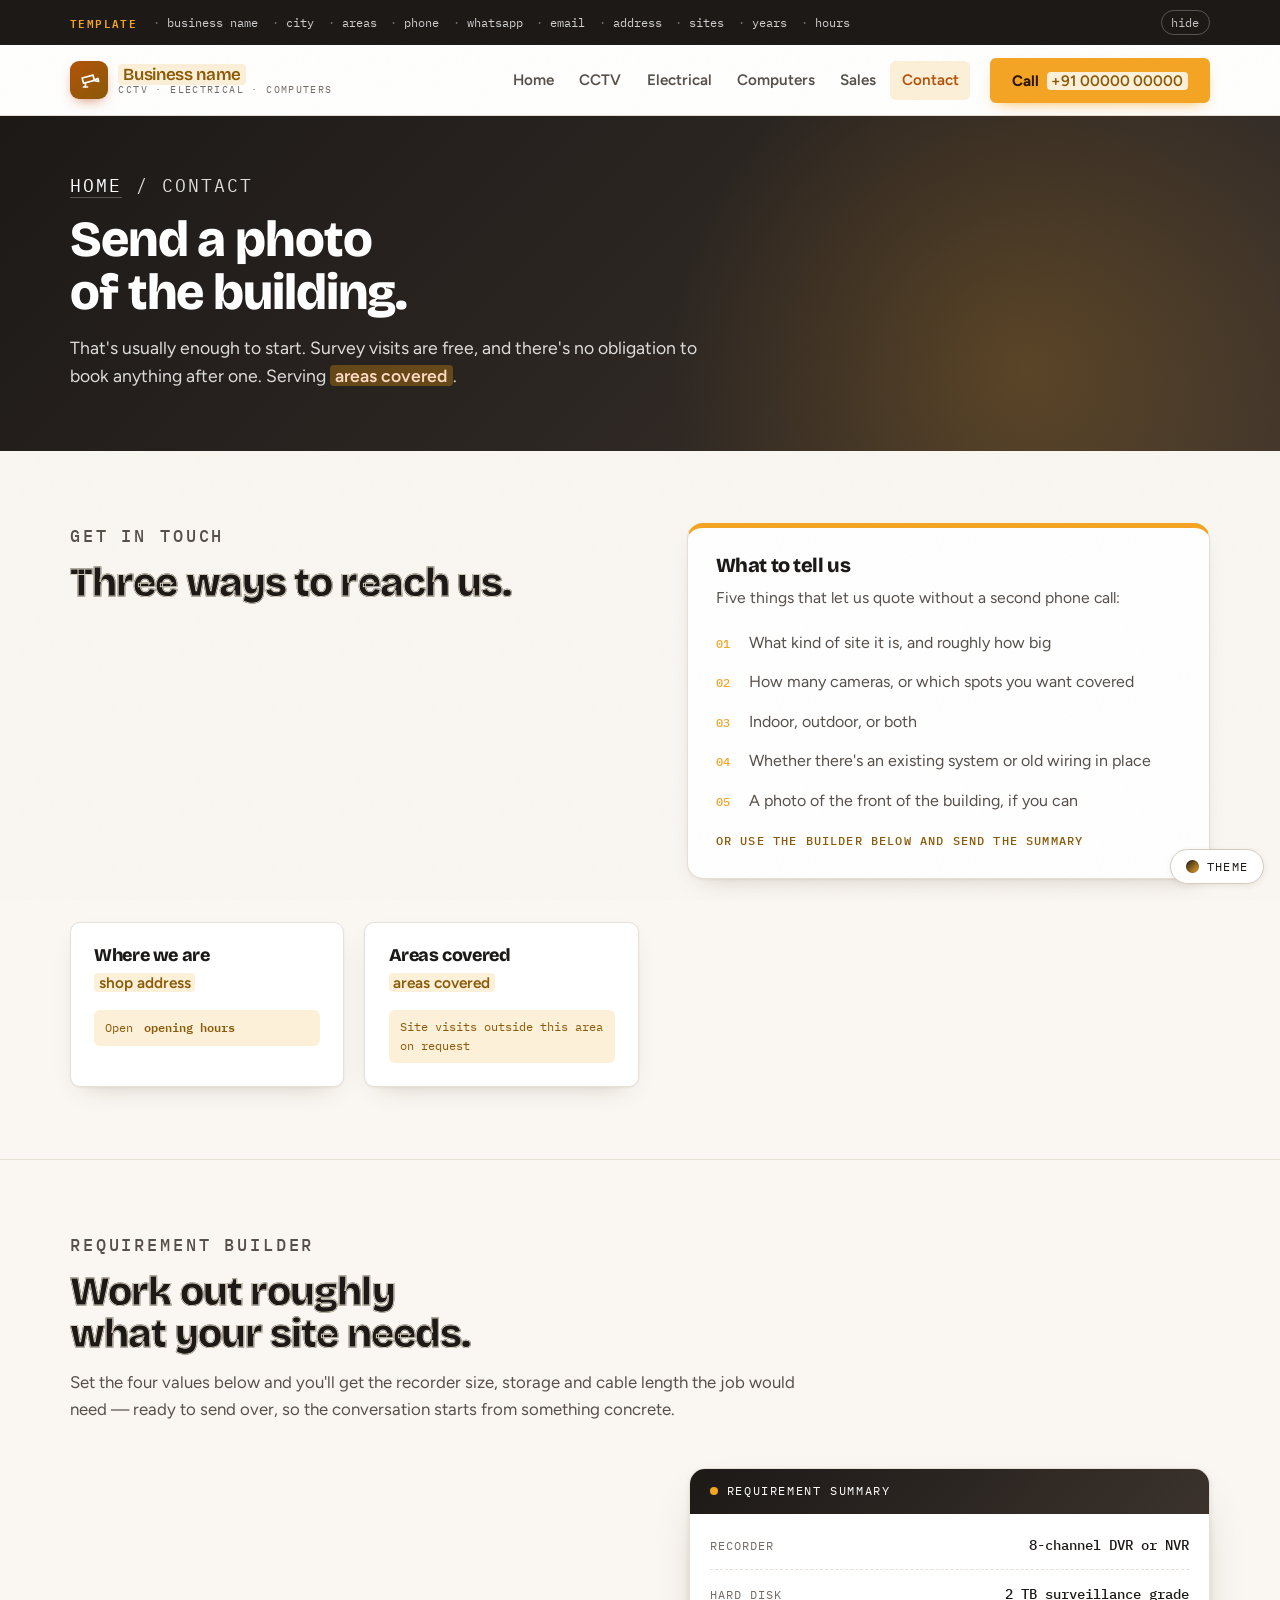
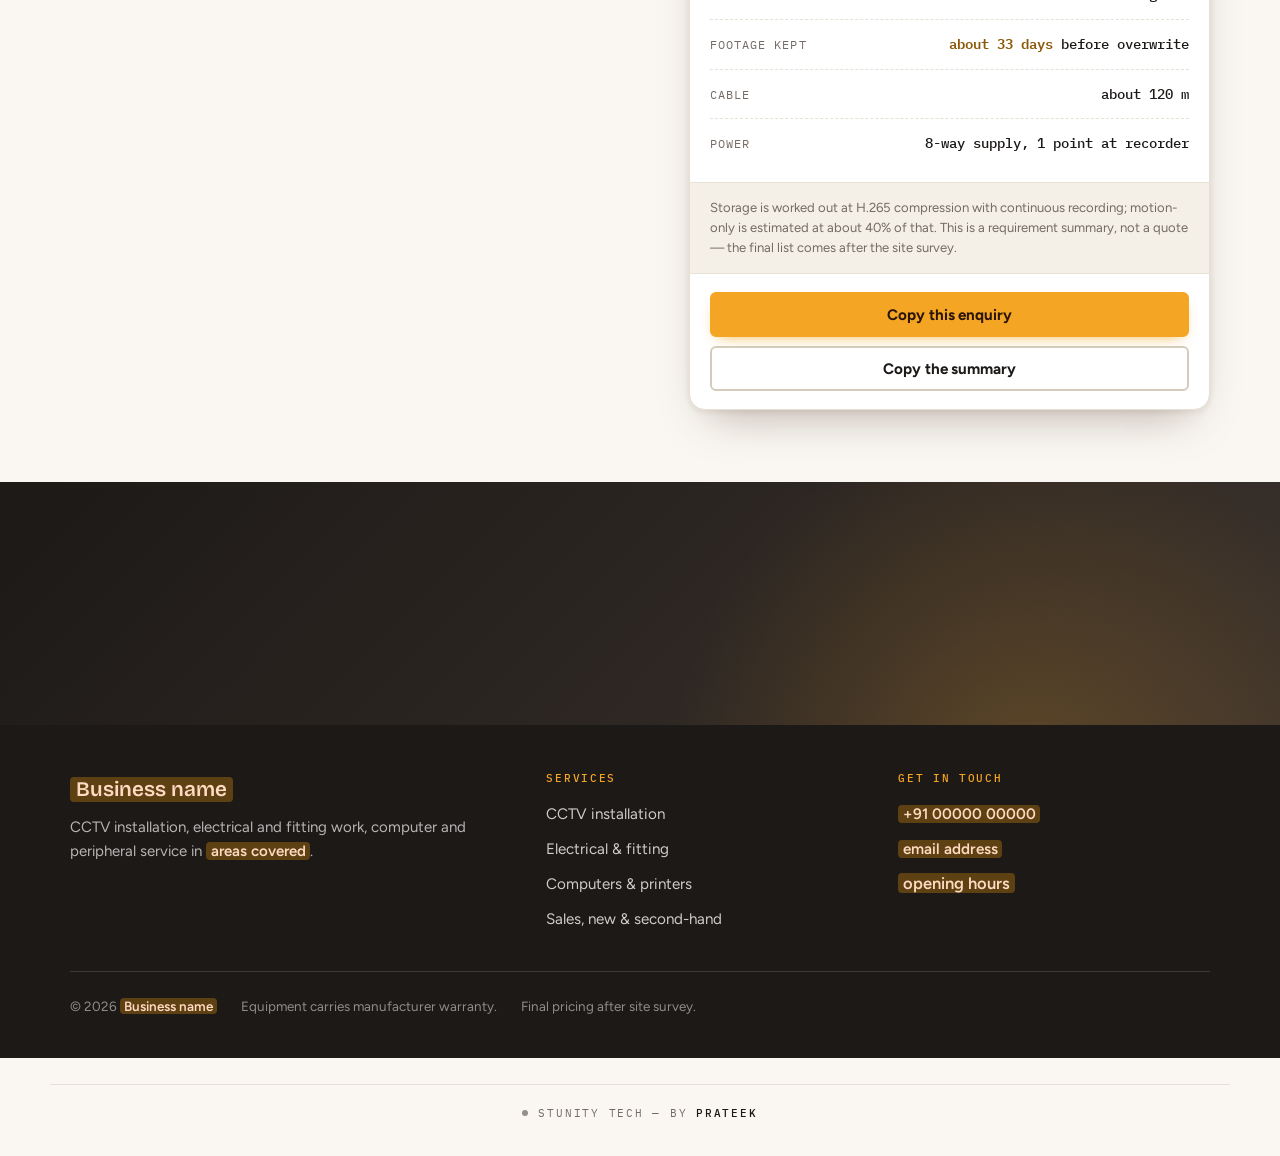
<file: contact.html>
<!doctype html>
<html lang="en">
<head>
<meta charset="utf-8">
<meta name="viewport" content="width=device-width, initial-scale=1">
<title>Contact &amp; Free Site Survey</title>
<meta name="description" content="Call or WhatsApp for a free CCTV site survey. Use the requirement builder to work out recorder size, storage, retention days and cable length before you get in touch.">
<meta name="theme-color" content="#1C1917">
<meta property="og:type" content="website">
<meta property="og:title" content="Contact and free site survey">
<meta property="og:description" content="Send a photo of the building — that's usually enough to start. Survey visits are free.">
<link rel="icon" href="data:image/svg+xml,%3Csvg xmlns='http://www.w3.org/2000/svg' viewBox='0 0 32 32'%3E%3Crect width='32' height='32' rx='7' fill='%231C1917'/%3E%3Cpath d='M5 12.6l13.2-3.3 1.6 5.8-13.2 3.3z' fill='%23fff'/%3E%3Cpath d='M20.4 11.7l4.8-2.3 2 7.5-5.2-.7z' fill='%23D9CFC2'/%3E%3Crect x='8' y='19.4' width='2.4' height='5' rx='.7' fill='%23D9CFC2'/%3E%3Ccircle cx='24' cy='23.5' r='3' fill='%23F5A524'/%3E%3C/svg%3E">
<link rel="preconnect" href="https://fonts.googleapis.com">
<link rel="preconnect" href="https://fonts.gstatic.com" crossorigin>
<link rel="stylesheet" href="https://fonts.googleapis.com/css2?family=Bricolage+Grotesque:opsz,wdth,wght@12..96,75..100,400..800&family=Figtree:wght@400;500;600;700;800&family=IBM+Plex+Mono:wght@400;500&display=swap">
<link rel="stylesheet" href="assets/site.css">
<link rel="stylesheet" href="assets/themes.css">
<link rel="stylesheet" href="assets/effects.css">
<script src="assets/theme-switcher.js"></script>
<script src="assets/effects.js"></script>

<!-- ═══ Stunity Tech — studio credit (screen + print) ═══════════════════
     Quiet on screen, set apart from the site's own footer text. In print it
     becomes a running footer: fixed to the page box so it repeats on every
     sheet, with @page reserving the space so it never lands on the copy.
     Colour tokens fall back gracefully on sites that don't define them. -->
<style>
.stunity-credit{
  display:flex;align-items:center;justify-content:center;gap:10px;
  margin:26px auto 34px;padding:20px 16px 0;max-width:1180px;
  border-top:1px solid var(--line-soft,rgba(128,128,128,.22));
  font-family:var(--mono,ui-monospace,"Cascadia Mono",Menlo,Consolas,monospace);
  font-size:11px;letter-spacing:.16em;text-transform:uppercase;line-height:1.5;
  color:var(--muted,#6b7280);
}
.stunity-credit .sc-dot{width:6px;height:6px;border-radius:50%;flex:none;
  background:var(--shade,currentColor);opacity:.75}
.stunity-credit b{font-weight:500;color:var(--ink,inherit)}
.stunity-credit[data-print-only]{display:none}
@media print{
  @page{margin-bottom:24mm}
  html body #stunityCredit.stunity-credit,html body #stunityCredit.stunity-credit[data-print-only]{
    display:flex!important;position:fixed;left:0;right:0;bottom:-16mm;
    margin:0;padding:3mm 0 0;max-width:none;
    border-top:.2mm solid #c9c9c9;background:#fff;color:#5b5b5b;
    font-size:7.5pt;letter-spacing:.14em;
    -webkit-print-color-adjust:exact;print-color-adjust:exact;
  }
  .stunity-credit b{color:#111}
  .stunity-credit .sc-dot{background:#8a8a8a}
}
</style>
</head>
<body>

<!-- Delete this whole block once assets/config.js is filled in. -->
<div id="setup">
  <div class="wrap">
    <b>Template</b>
    <ul>
      <li data-k="name">business name</li><li data-k="city">city</li><li data-k="area">areas</li>
      <li data-k="phone">phone</li><li data-k="whatsapp">whatsapp</li><li data-k="email">email</li>
      <li data-k="address">address</li><li data-k="sites">sites</li><li data-k="years">years</li>
      <li data-k="hours">hours</li>
    </ul>
    <button type="button">hide</button>
  </div>
</div>

<header class="site">
  <div class="wrap bar">
    <a class="brand" href="index.html">
      <span class="mark">
        <svg viewBox="0 0 24 24" fill="none" stroke="#fff" stroke-width="1.9" stroke-linecap="round" stroke-linejoin="round" aria-hidden="true"><path d="M3.6 9.2 16 5.9l1.6 5.9L5.2 15.1z"/><path d="m18.2 11.2 3.4-1.6.9 3.4-3.9-.5z"/><path d="M7.4 15.6v3.8"/><path d="M5 19.4h4.8"/></svg>
      </span>
      <span class="txt">
        <span class="nm"><span data-cfg="name" class="ph">Business name</span></span>
        <span class="sub">CCTV &middot; Electrical &middot; Computers</span>
      </span>
    </a>
    <nav class="main">
      <a href="index.html">Home</a>
      <a href="cctv.html">CCTV</a>
      <a href="electrical.html">Electrical</a>
      <a href="computers.html">Computers</a>
      <a href="sales.html">Sales</a>
      <a href="contact.html" aria-current="page">Contact</a>
    </nav>
    <a class="btn btn-orange" data-cfg-href="tel" href="#reach"><span class="lbl">Call</span> <span data-cfg="phone" class="ph">+91 00000 00000</span></a>
  </div>
</header>

<main>

  <section class="band page-hero">
    <div class="wrap">
      <p class="crumb"><a href="index.html">Home</a> / Contact</p>
      <h1>Send a photo of the building.</h1>
      <p>
        That's usually enough to start. Survey visits are free, and there's no obligation to
        book anything after one. Serving <span data-cfg="area" class="ph">areas covered</span>.
      </p>
    </div>
  </section>

  <section id="reach">
    <div class="wrap">
      <div class="split">
        <div>
          <div class="sec-head" style="margin-bottom:0">
            <p class="eyebrow">Get in touch</p>
            <h2>Three ways to reach us.</h2>
          </div>

          <div class="reach">
            <a class="c-blue" data-cfg-href="tel" href="#reach">
              <span class="ic"><svg viewBox="0 0 24 24" fill="none" stroke="currentColor" stroke-width="1.9" stroke-linecap="round" stroke-linejoin="round" aria-hidden="true"><path d="M6.5 3h3l1.5 4-2 1.5a12 12 0 0 0 5.5 5.5L16 12l4 1.5v3a2 2 0 0 1-2.2 2A16.5 16.5 0 0 1 4.5 5.2 2 2 0 0 1 6.5 3z"/></svg></span>
              <span><span class="k">Call</span><span class="v ph" data-cfg="phone">+91 00000 00000</span></span>
            </a>
            <a class="c-green" data-cfg-href="wa" href="#reach" target="_blank" rel="noopener">
              <span class="ic"><svg viewBox="0 0 24 24" fill="currentColor" aria-hidden="true"><path d="M12 2a9.9 9.9 0 0 0-8.5 15l-1.3 4.7 4.8-1.3A9.9 9.9 0 1 0 12 2zm0 1.9a8 8 0 0 1 6.8 12.2l-.3.5.8 2.8-2.9-.8-.5.3A8 8 0 1 1 12 3.9zm-3.4 4c-.2 0-.5.1-.7.4-.3.3-.9.9-.9 2.1s.9 2.4 1 2.6c.1.2 1.8 2.8 4.4 3.8 2.2.9 2.6.7 3.1.6.5 0 1.5-.6 1.7-1.2.2-.6.2-1.1.1-1.2l-.6-.3-1.6-.8c-.2-.1-.4-.1-.6.1l-.8 1c-.1.2-.3.2-.5.1a6.5 6.5 0 0 1-1.9-1.2 7.3 7.3 0 0 1-1.3-1.7c-.1-.2 0-.4.1-.5l.4-.5.3-.5v-.5l-.8-1.9c-.2-.4-.4-.4-.6-.4h-.5z"/></svg></span>
              <span><span class="k">WhatsApp &mdash; send a site photo</span><span class="v ph" data-cfg="phone">+91 00000 00000</span></span>
            </a>
            <a class="c-orange" data-cfg-href="mail" href="#reach">
              <span class="ic"><svg viewBox="0 0 24 24" fill="none" stroke="currentColor" stroke-width="1.9" stroke-linecap="round" stroke-linejoin="round" aria-hidden="true"><rect x="3" y="5" width="18" height="14" rx="2"/><path d="m3.5 6.5 8.5 6 8.5-6"/></svg></span>
              <span><span class="k">Email</span><span class="v ph" data-cfg="email">email address</span></span>
            </a>
          </div>

          <div class="cards two" style="margin-top:1.6rem">
            <div class="card">
              <h3>Where we are</h3>
              <p><span data-cfg="address" class="ph">shop address</span></p>
              <span class="spec">Open <span data-cfg="hours" class="ph">opening hours</span></span>
            </div>
            <div class="card">
              <h3>Areas covered</h3>
              <p><span data-cfg="area" class="ph">areas covered</span></p>
              <span class="spec">Site visits outside this area on request</span>
            </div>
          </div>
        </div>

        <aside class="panel">
          <h3>What to tell us</h3>
          <p style="margin-bottom:1.2rem">Five things that let us quote without a second phone call:</p>
          <ol class="tell">
            <li>What kind of site it is, and roughly how big</li>
            <li>How many cameras, or which spots you want covered</li>
            <li>Indoor, outdoor, or both</li>
            <li>Whether there's an existing system or old wiring in place</li>
            <li>A photo of the front of the building, if you can</li>
          </ol>
          <span class="kicker">Or use the builder below and send the summary</span>
        </aside>
      </div>
    </div>
  </section>

  <section class="sep" id="plan">
    <div class="wrap">
      <div class="sec-head">
        <p class="eyebrow">Requirement builder</p>
        <h2>Work out roughly what your site needs.</h2>
        <p>
          Set the four values below and you'll get the recorder size, storage and cable length
          the job would need &mdash; ready to send over, so the conversation starts from
          something concrete.
        </p>
      </div>

      <div class="builder">
        <form id="calc" autocomplete="off">
          <fieldset class="field">
            <legend>Type of site</legend>
            <div class="seg">
              <label><input type="radio" name="site" value="Home" class="vh" checked>Home</label>
              <label><input type="radio" name="site" value="Shop" class="vh">Shop</label>
              <label><input type="radio" name="site" value="Office" class="vh">Office</label>
              <label><input type="radio" name="site" value="Godown or factory" class="vh">Godown or factory</label>
            </div>
          </fieldset>

          <div class="field">
            <label class="lab" for="cams">How many cameras</label>
            <div class="count">
              <input type="range" id="cams" name="cams" min="2" max="32" step="1" value="6">
              <output for="cams" id="camsOut">6</output>
              <span class="u">cams</span>
            </div>
          </div>

          <fieldset class="field">
            <legend>Resolution</legend>
            <div class="seg">
              <label><input type="radio" name="res" value="2" class="vh" checked>2 MP &mdash; 1080p</label>
              <label><input type="radio" name="res" value="5" class="vh">5 MP</label>
              <label><input type="radio" name="res" value="8" class="vh">8 MP &mdash; 4K</label>
            </div>
          </fieldset>

          <fieldset class="field" style="margin-bottom:0">
            <legend>Recording mode</legend>
            <div class="seg">
              <label><input type="radio" name="mode" value="24x7" class="vh" checked>24 &times; 7 continuous</label>
              <label><input type="radio" name="mode" value="motion" class="vh">Motion only</label>
            </div>
          </fieldset>
        </form>

        <div class="sheet">
          <div class="hd"><span class="dot" style="background:var(--honey)"></span> Requirement summary</div>
          <dl>
            <div class="r"><dt>Recorder</dt><dd id="oRec">&mdash;</dd></div>
            <div class="r"><dt>Hard disk</dt><dd id="oHdd">&mdash;</dd></div>
            <div class="r"><dt>Footage kept</dt><dd id="oDays">&mdash;</dd></div>
            <div class="r"><dt>Cable</dt><dd id="oCable">&mdash;</dd></div>
            <div class="r"><dt>Power</dt><dd id="oPower">&mdash;</dd></div>
          </dl>
          <p class="disc">
            Storage is worked out at H.265 compression with continuous recording; motion-only
            is estimated at about 40% of that. This is a requirement summary, not a quote
            &mdash; the final list comes after the site survey.
          </p>
          <div class="foot">
            <a class="btn btn-orange" id="sendWa" data-cfg-href="wa" href="#calc" target="_blank" rel="noopener">Send this on WhatsApp</a>
            <button class="btn btn-line" type="button" id="copyReq">Copy the summary</button>
          </div>
        </div>
      </div>
    </div>
  </section>

  <section class="band cta-band">
    <div class="wrap inner">
      <div>
        <h2>Prefer to just talk it through?</h2>
        <p>Call and describe the site &mdash; a survey can usually be arranged for the same week.</p>
      </div>
      <div class="acts">
        <a class="btn btn-orange btn-lg" data-cfg-href="tel" href="#reach">Call <span data-cfg="phone" class="ph">+91 00000 00000</span></a>
      </div>
    </div>
  </section>

</main>

<footer class="site">
  <div class="wrap">
    <div class="cols">
      <div>
        <span class="nm"><span data-cfg="name" class="ph">Business name</span></span>
        <p>CCTV installation, electrical and fitting work, computer and peripheral service in
           <span data-cfg="area" class="ph">areas covered</span>.</p>
      </div>
      <div>
        <h4>Services</h4>
        <ul>
          <li><a href="cctv.html">CCTV installation</a></li>
          <li><a href="electrical.html">Electrical &amp; fitting</a></li>
          <li><a href="computers.html">Computers &amp; printers</a></li>
          <li><a href="sales.html">Sales, new &amp; second-hand</a></li>
        </ul>
      </div>
      <div>
        <h4>Get in touch</h4>
        <ul>
          <li><a data-cfg-href="tel" href="#reach"><span data-cfg="phone" class="ph">+91 00000 00000</span></a></li>
          <li><a data-cfg-href="mail" href="#reach"><span data-cfg="email" class="ph">email address</span></a></li>
          <li><span data-cfg="hours" class="ph">opening hours</span></li>
        </ul>
      </div>
    </div>
    <div class="fine">
      <span>&copy; <span id="yr">2026</span> <span data-cfg="name" class="ph">Business name</span></span>
      <span>Equipment carries manufacturer warranty.</span>
      <span>Final pricing after site survey.</span>
    </div>
  </div>
</footer>

<script src="assets/config.js"></script>
<script src="assets/site.js"></script>

<div class="stunity-credit" id="stunityCredit"><span class="sc-dot"></span><span>Stunity Tech — by <b>Prateek</b></span></div>
</body>
</html>
</file>
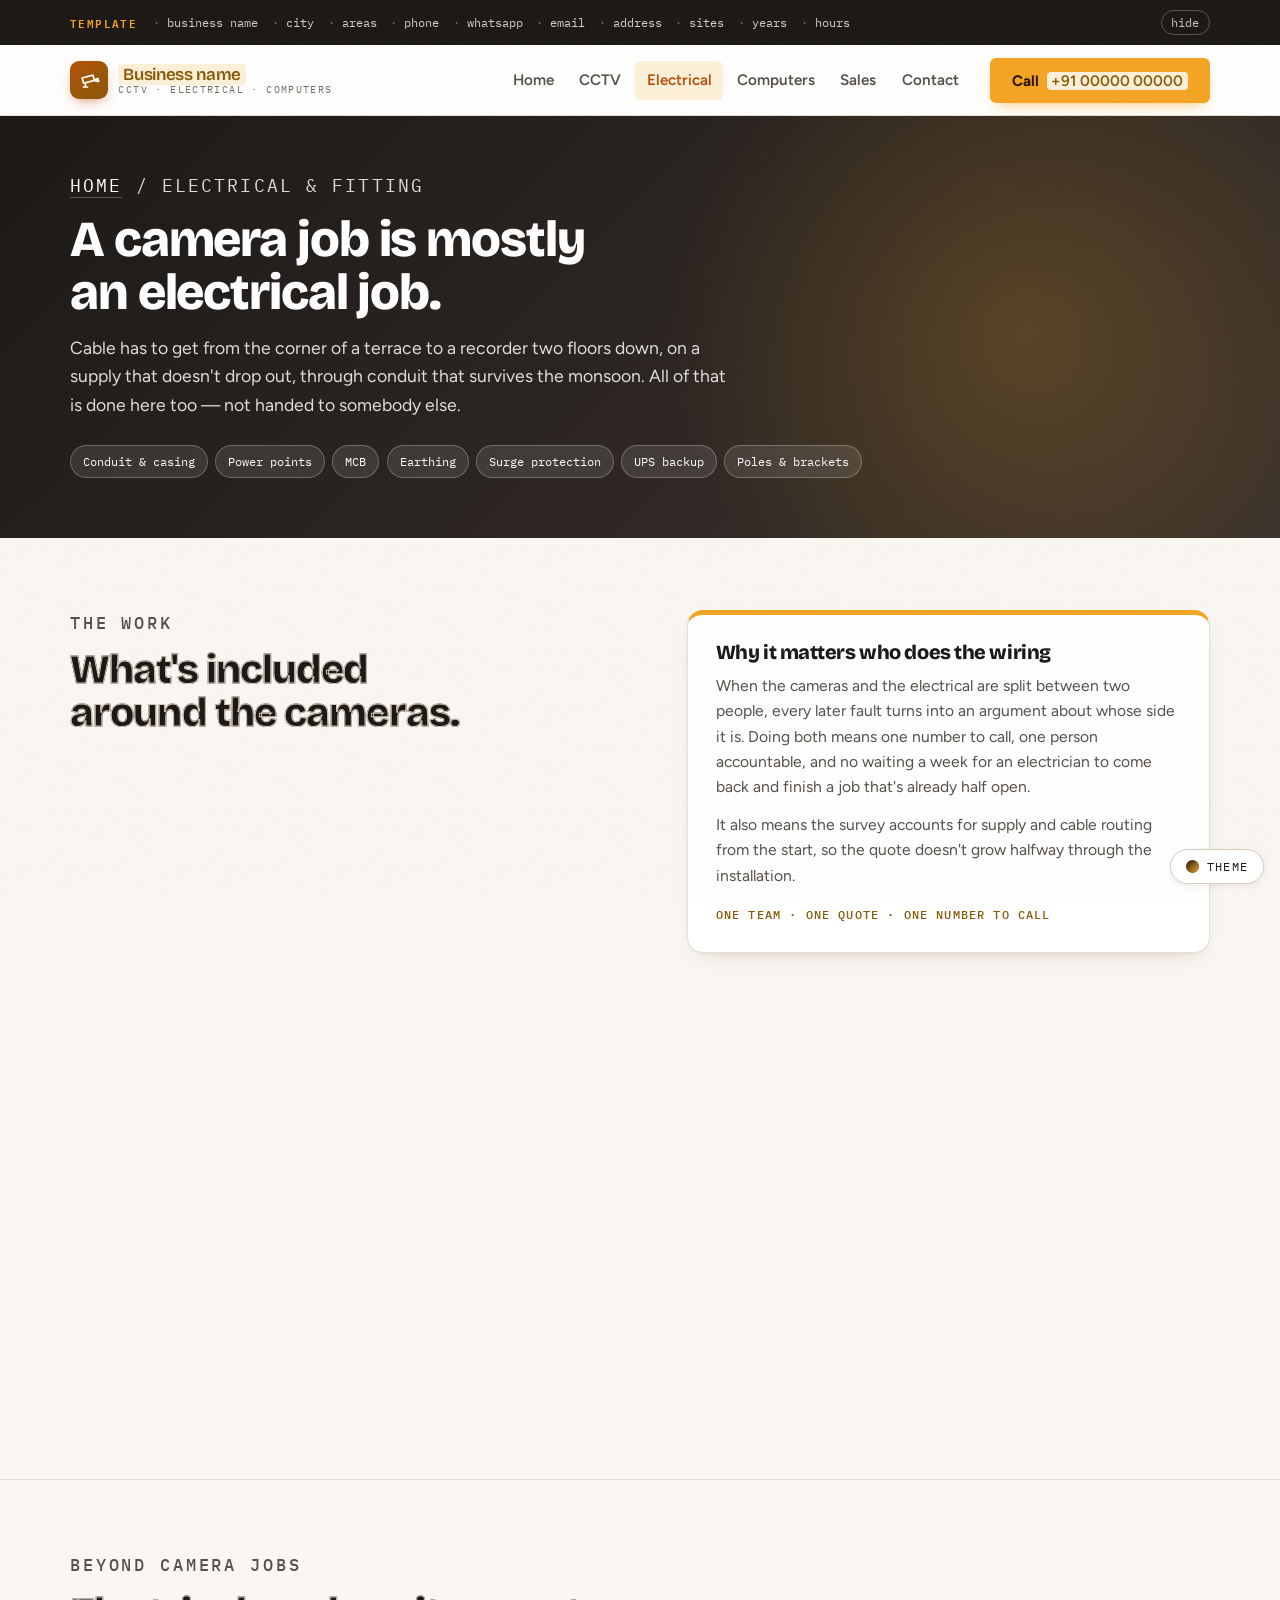
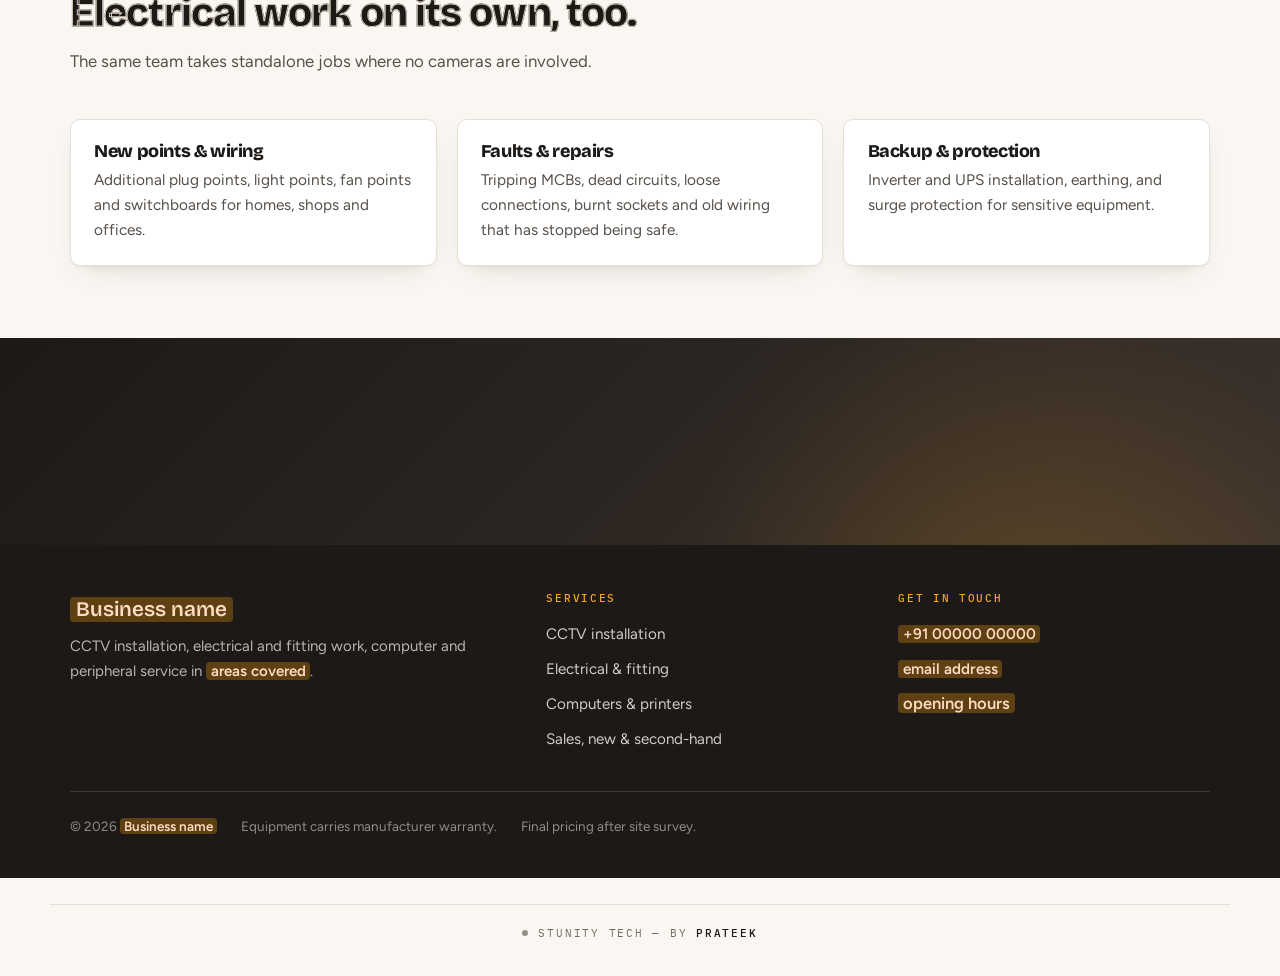
<file: electrical.html>
<!doctype html>
<html lang="en">
<head>
<meta charset="utf-8">
<meta name="viewport" content="width=device-width, initial-scale=1">
<title>Electrical &amp; Fitting Work for Camera Installations</title>
<meta name="description" content="Conduit and casing runs, dedicated power points and MCB, earthing and surge protection, UPS backup, poles, brackets and cable routing — the electrical half of a CCTV installation.">
<meta name="theme-color" content="#1C1917">
<meta property="og:type" content="website">
<meta property="og:title" content="Electrical and fitting work">
<meta property="og:description" content="Conduit, power points, earthing, backup and brackets — the half of a camera job most fitters leave for someone else.">
<link rel="icon" href="data:image/svg+xml,%3Csvg xmlns='http://www.w3.org/2000/svg' viewBox='0 0 32 32'%3E%3Crect width='32' height='32' rx='7' fill='%231C1917'/%3E%3Cpath d='M5 12.6l13.2-3.3 1.6 5.8-13.2 3.3z' fill='%23fff'/%3E%3Cpath d='M20.4 11.7l4.8-2.3 2 7.5-5.2-.7z' fill='%23D9CFC2'/%3E%3Crect x='8' y='19.4' width='2.4' height='5' rx='.7' fill='%23D9CFC2'/%3E%3Ccircle cx='24' cy='23.5' r='3' fill='%23F5A524'/%3E%3C/svg%3E">
<link rel="preconnect" href="https://fonts.googleapis.com">
<link rel="preconnect" href="https://fonts.gstatic.com" crossorigin>
<link rel="stylesheet" href="https://fonts.googleapis.com/css2?family=Bricolage+Grotesque:opsz,wdth,wght@12..96,75..100,400..800&family=Figtree:wght@400;500;600;700;800&family=IBM+Plex+Mono:wght@400;500&display=swap">
<link rel="stylesheet" href="assets/site.css">
<link rel="stylesheet" href="assets/themes.css">
<link rel="stylesheet" href="assets/effects.css">
<script src="assets/theme-switcher.js"></script>
<script src="assets/effects.js"></script>

<!-- ═══ Stunity Tech — studio credit (screen + print) ═══════════════════
     Quiet on screen, set apart from the site's own footer text. In print it
     becomes a running footer: fixed to the page box so it repeats on every
     sheet, with @page reserving the space so it never lands on the copy.
     Colour tokens fall back gracefully on sites that don't define them. -->
<style>
.stunity-credit{
  display:flex;align-items:center;justify-content:center;gap:10px;
  margin:26px auto 34px;padding:20px 16px 0;max-width:1180px;
  border-top:1px solid var(--line-soft,rgba(128,128,128,.22));
  font-family:var(--mono,ui-monospace,"Cascadia Mono",Menlo,Consolas,monospace);
  font-size:11px;letter-spacing:.16em;text-transform:uppercase;line-height:1.5;
  color:var(--muted,#6b7280);
}
.stunity-credit .sc-dot{width:6px;height:6px;border-radius:50%;flex:none;
  background:var(--shade,currentColor);opacity:.75}
.stunity-credit b{font-weight:500;color:var(--ink,inherit)}
.stunity-credit[data-print-only]{display:none}
@media print{
  @page{margin-bottom:24mm}
  html body #stunityCredit.stunity-credit,html body #stunityCredit.stunity-credit[data-print-only]{
    display:flex!important;position:fixed;left:0;right:0;bottom:-16mm;
    margin:0;padding:3mm 0 0;max-width:none;
    border-top:.2mm solid #c9c9c9;background:#fff;color:#5b5b5b;
    font-size:7.5pt;letter-spacing:.14em;
    -webkit-print-color-adjust:exact;print-color-adjust:exact;
  }
  .stunity-credit b{color:#111}
  .stunity-credit .sc-dot{background:#8a8a8a}
}
</style>
</head>
<body>

<!-- Delete this whole block once assets/config.js is filled in. -->
<div id="setup">
  <div class="wrap">
    <b>Template</b>
    <ul>
      <li data-k="name">business name</li><li data-k="city">city</li><li data-k="area">areas</li>
      <li data-k="phone">phone</li><li data-k="whatsapp">whatsapp</li><li data-k="email">email</li>
      <li data-k="address">address</li><li data-k="sites">sites</li><li data-k="years">years</li>
      <li data-k="hours">hours</li>
    </ul>
    <button type="button">hide</button>
  </div>
</div>

<header class="site">
  <div class="wrap bar">
    <a class="brand" href="index.html">
      <span class="mark">
        <svg viewBox="0 0 24 24" fill="none" stroke="#fff" stroke-width="1.9" stroke-linecap="round" stroke-linejoin="round" aria-hidden="true"><path d="M3.6 9.2 16 5.9l1.6 5.9L5.2 15.1z"/><path d="m18.2 11.2 3.4-1.6.9 3.4-3.9-.5z"/><path d="M7.4 15.6v3.8"/><path d="M5 19.4h4.8"/></svg>
      </span>
      <span class="txt">
        <span class="nm"><span data-cfg="name" class="ph">Business name</span></span>
        <span class="sub">CCTV &middot; Electrical &middot; Computers</span>
      </span>
    </a>
    <nav class="main">
      <a href="index.html">Home</a>
      <a href="cctv.html">CCTV</a>
      <a href="electrical.html" aria-current="page">Electrical</a>
      <a href="computers.html">Computers</a>
      <a href="sales.html">Sales</a>
      <a href="contact.html">Contact</a>
    </nav>
    <a class="btn btn-orange" data-cfg-href="tel" href="contact.html"><span class="lbl">Call</span> <span data-cfg="phone" class="ph">+91 00000 00000</span></a>
  </div>
</header>

<main>

  <section class="band page-hero">
    <div class="wrap">
      <p class="crumb"><a href="index.html">Home</a> / Electrical &amp; fitting</p>
      <h1>A camera job is mostly an electrical job.</h1>
      <p>
        Cable has to get from the corner of a terrace to a recorder two floors down, on a
        supply that doesn't drop out, through conduit that survives the monsoon. All of that
        is done here too &mdash; not handed to somebody else.
      </p>
      <div class="hero-tags">
        <span class="chip">Conduit &amp; casing</span><span class="chip">Power points</span>
        <span class="chip">MCB</span><span class="chip">Earthing</span>
        <span class="chip">Surge protection</span><span class="chip">UPS backup</span>
        <span class="chip">Poles &amp; brackets</span>
      </div>
    </div>
  </section>

  <section>
    <div class="wrap">
      <div class="split">
        <div>
          <div class="sec-head" style="margin-bottom:1.75rem">
            <p class="eyebrow">The work</p>
            <h2>What's included around the cameras.</h2>
          </div>

          <ul class="checks">
            <li>
              <span class="tick"><svg viewBox="0 0 24 24" fill="none" stroke="currentColor" stroke-width="3.2" stroke-linecap="round" stroke-linejoin="round" aria-hidden="true"><path d="m5 12.5 4.5 4.5L19 7"/></svg></span>
              <span><b>Concealed conduit and casing-capping runs</b>
                <em>Chased into the wall on new construction, surface casing on finished buildings &mdash; not cable stapled along a skirting.</em></span>
            </li>
            <li>
              <span class="tick"><svg viewBox="0 0 24 24" fill="none" stroke="currentColor" stroke-width="3.2" stroke-linecap="round" stroke-linejoin="round" aria-hidden="true"><path d="m5 12.5 4.5 4.5L19 7"/></svg></span>
              <span><b>Dedicated power point and MCB for the recorder</b>
                <em>So the DVR isn't sharing a socket with a fridge or a welding point.</em></span>
            </li>
            <li>
              <span class="tick"><svg viewBox="0 0 24 24" fill="none" stroke="currentColor" stroke-width="3.2" stroke-linecap="round" stroke-linejoin="round" aria-hidden="true"><path d="m5 12.5 4.5 4.5L19 7"/></svg></span>
              <span><b>Earthing and surge protection for outdoor cameras</b>
                <em>The single most common reason outdoor cameras die in their first season.</em></span>
            </li>
            <li>
              <span class="tick"><svg viewBox="0 0 24 24" fill="none" stroke="currentColor" stroke-width="3.2" stroke-linecap="round" stroke-linejoin="round" aria-hidden="true"><path d="m5 12.5 4.5 4.5L19 7"/></svg></span>
              <span><b>UPS or inverter backup on the recorder</b>
                <em>Recording survives a power cut &mdash; which is exactly when it tends to matter.</em></span>
            </li>
            <li>
              <span class="tick"><svg viewBox="0 0 24 24" fill="none" stroke="currentColor" stroke-width="3.2" stroke-linecap="round" stroke-linejoin="round" aria-hidden="true"><path d="m5 12.5 4.5 4.5L19 7"/></svg></span>
              <span><b>Poles, brackets, junction boxes and weatherproof glanding</b>
                <em>Fabricated and fitted for gates, boundary walls and open compounds.</em></span>
            </li>
            <li>
              <span class="tick"><svg viewBox="0 0 24 24" fill="none" stroke="currentColor" stroke-width="3.2" stroke-linecap="round" stroke-linejoin="round" aria-hidden="true"><path d="m5 12.5 4.5 4.5L19 7"/></svg></span>
              <span><b>Cable routing across floors, terraces and boundary walls</b>
                <em>Including core drilling, terrace crossings and runs out to a separate guard room.</em></span>
            </li>
            <li>
              <span class="tick"><svg viewBox="0 0 24 24" fill="none" stroke="currentColor" stroke-width="3.2" stroke-linecap="round" stroke-linejoin="round" aria-hidden="true"><path d="m5 12.5 4.5 4.5L19 7"/></svg></span>
              <span><b>General electrical repairs on the same visit</b>
                <em>Loose points, dead sockets and old wiring found while the job is already open.</em></span>
            </li>
          </ul>
        </div>

        <aside class="panel">
          <h3>Why it matters who does the wiring</h3>
          <p>
            When the cameras and the electrical are split between two people, every later
            fault turns into an argument about whose side it is. Doing both means one number
            to call, one person accountable, and no waiting a week for an electrician to come
            back and finish a job that's already half open.
          </p>
          <p>
            It also means the survey accounts for supply and cable routing from the start, so
            the quote doesn't grow halfway through the installation.
          </p>
          <span class="kicker">One team &middot; one quote &middot; one number to call</span>
        </aside>
      </div>
    </div>
  </section>

  <section class="sep">
    <div class="wrap">
      <div class="sec-head">
        <p class="eyebrow">Beyond camera jobs</p>
        <h2>Electrical work on its own, too.</h2>
        <p>The same team takes standalone jobs where no cameras are involved.</p>
      </div>
      <div class="cards">
        <div class="card">
          <h3>New points &amp; wiring</h3>
          <p>Additional plug points, light points, fan points and switchboards for homes,
             shops and offices.</p>
        </div>
        <div class="card">
          <h3>Faults &amp; repairs</h3>
          <p>Tripping MCBs, dead circuits, loose connections, burnt sockets and old wiring
             that has stopped being safe.</p>
        </div>
        <div class="card">
          <h3>Backup &amp; protection</h3>
          <p>Inverter and UPS installation, earthing, and surge protection for sensitive
             equipment.</p>
        </div>
      </div>
    </div>
  </section>

  <section class="band cta-band">
    <div class="wrap inner">
      <div>
        <h2>Tell us what needs wiring.</h2>
        <p>A photo of the spot and a sentence about the problem is usually enough to quote from.</p>
      </div>
      <div class="acts">
        <a class="btn btn-orange btn-lg" data-cfg-href="tel" href="contact.html">Call <span data-cfg="phone" class="ph">+91 00000 00000</span></a>
        <a class="btn btn-on-band btn-lg" data-cfg-href="wa" href="contact.html" target="_blank" rel="noopener">WhatsApp</a>
      </div>
    </div>
  </section>

</main>

<footer class="site">
  <div class="wrap">
    <div class="cols">
      <div>
        <span class="nm"><span data-cfg="name" class="ph">Business name</span></span>
        <p>CCTV installation, electrical and fitting work, computer and peripheral service in
           <span data-cfg="area" class="ph">areas covered</span>.</p>
      </div>
      <div>
        <h4>Services</h4>
        <ul>
          <li><a href="cctv.html">CCTV installation</a></li>
          <li><a href="electrical.html">Electrical &amp; fitting</a></li>
          <li><a href="computers.html">Computers &amp; printers</a></li>
          <li><a href="sales.html">Sales, new &amp; second-hand</a></li>
        </ul>
      </div>
      <div>
        <h4>Get in touch</h4>
        <ul>
          <li><a data-cfg-href="tel" href="contact.html"><span data-cfg="phone" class="ph">+91 00000 00000</span></a></li>
          <li><a data-cfg-href="mail" href="contact.html"><span data-cfg="email" class="ph">email address</span></a></li>
          <li><span data-cfg="hours" class="ph">opening hours</span></li>
        </ul>
      </div>
    </div>
    <div class="fine">
      <span>&copy; <span id="yr">2026</span> <span data-cfg="name" class="ph">Business name</span></span>
      <span>Equipment carries manufacturer warranty.</span>
      <span>Final pricing after site survey.</span>
    </div>
  </div>
</footer>

<script src="assets/config.js"></script>
<script src="assets/site.js"></script>

<div class="stunity-credit" id="stunityCredit"><span class="sc-dot"></span><span>Stunity Tech — by <b>Prateek</b></span></div>
</body>
</html>
</file>
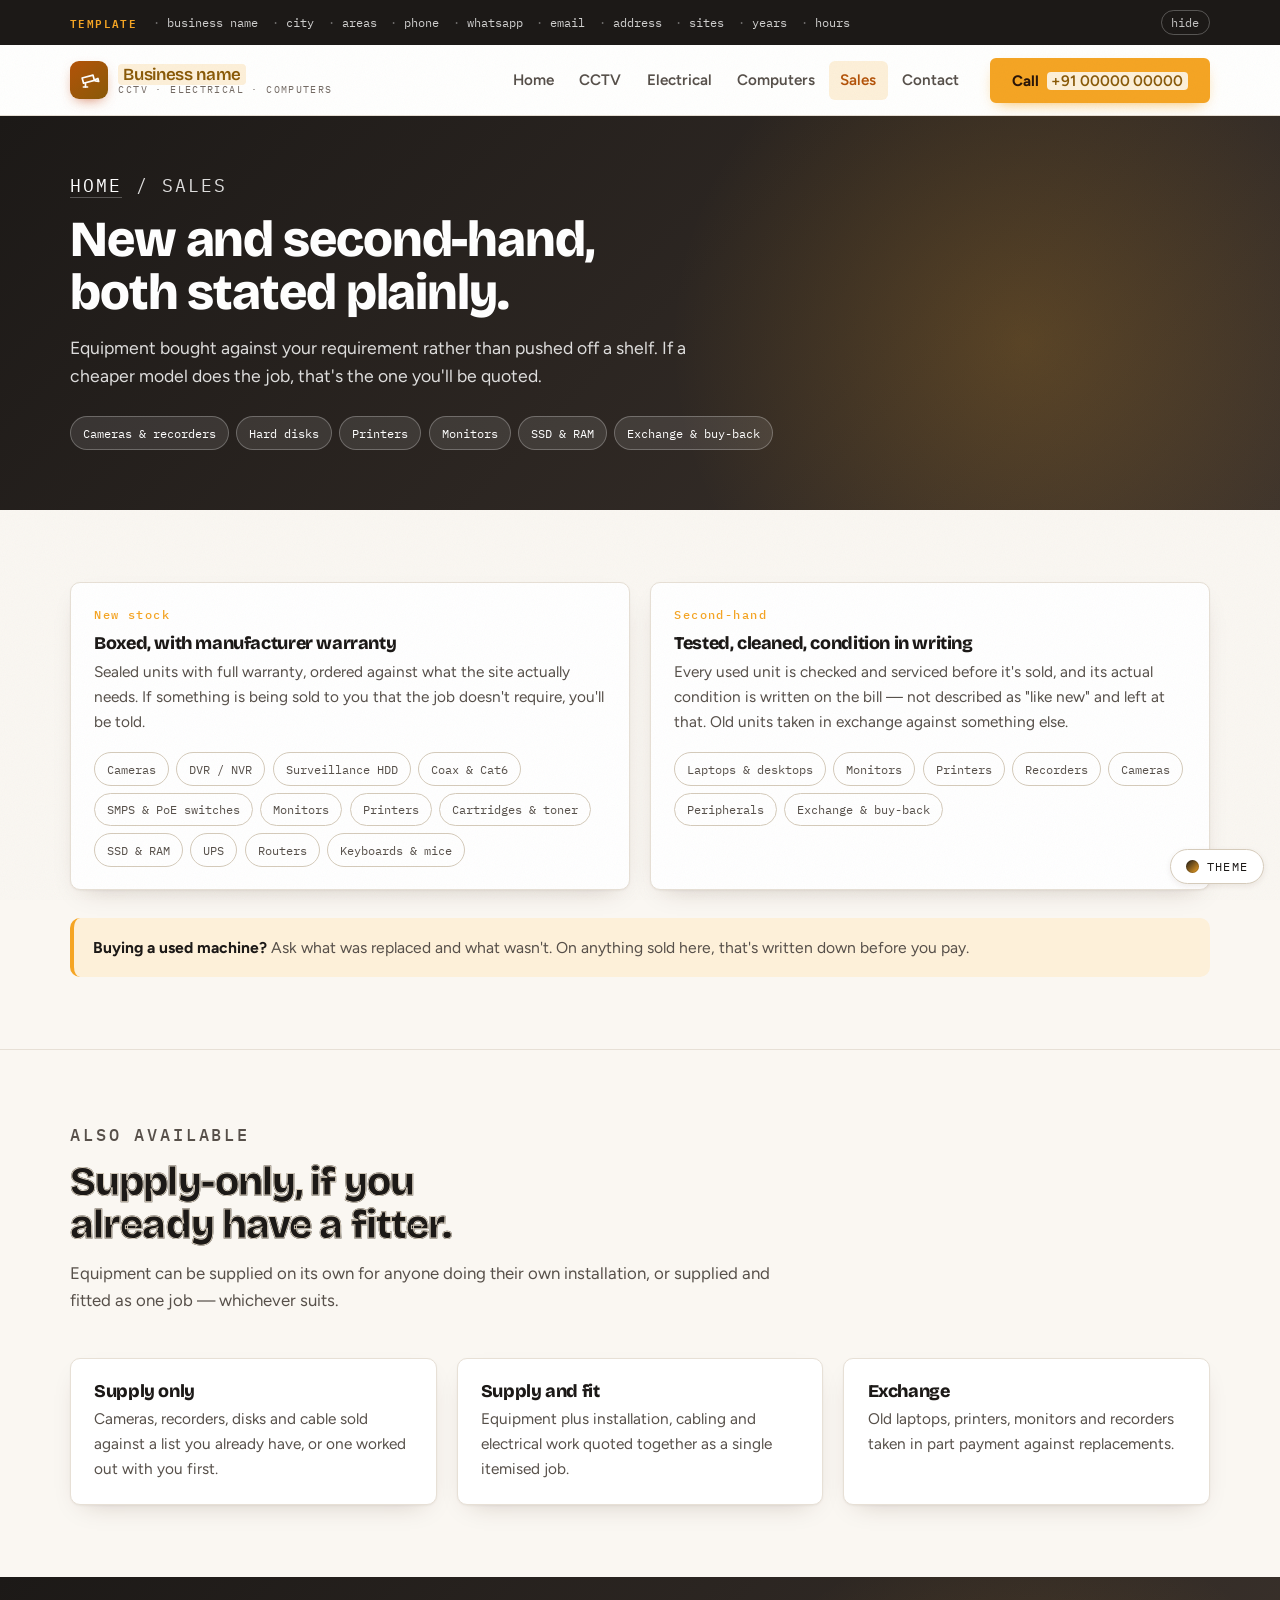
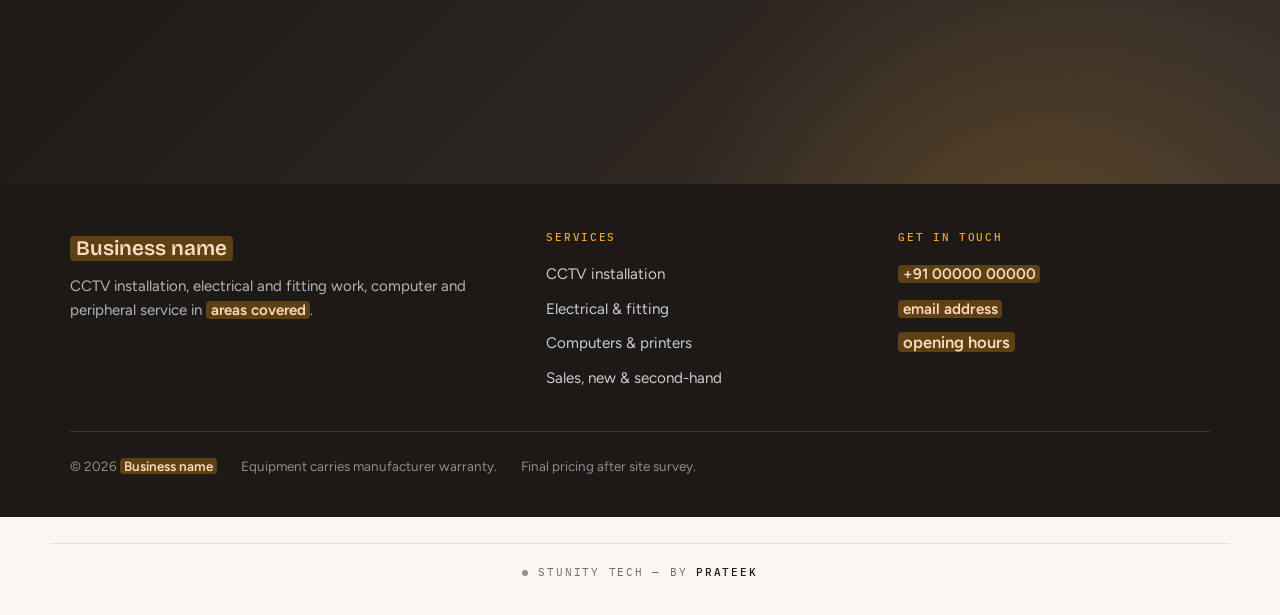
<file: sales.html>
<!doctype html>
<html lang="en">
<head>
<meta charset="utf-8">
<meta name="viewport" content="width=device-width, initial-scale=1">
<title>Sales &mdash; New &amp; Second-Hand Computer and CCTV Equipment</title>
<meta name="description" content="Cameras, recorders, hard disks, cables, printers, monitors, SSDs, RAM, UPS units and peripherals — new with manufacturer warranty, and second-hand tested with condition stated in writing.">
<meta name="theme-color" content="#1C1917">
<meta property="og:type" content="website">
<meta property="og:title" content="Sales — new and second-hand equipment">
<meta property="og:description" content="Cameras, recorders, printers, monitors and peripherals. New with warranty, second-hand tested with condition stated in writing.">
<link rel="icon" href="data:image/svg+xml,%3Csvg xmlns='http://www.w3.org/2000/svg' viewBox='0 0 32 32'%3E%3Crect width='32' height='32' rx='7' fill='%231C1917'/%3E%3Cpath d='M5 12.6l13.2-3.3 1.6 5.8-13.2 3.3z' fill='%23fff'/%3E%3Cpath d='M20.4 11.7l4.8-2.3 2 7.5-5.2-.7z' fill='%23D9CFC2'/%3E%3Crect x='8' y='19.4' width='2.4' height='5' rx='.7' fill='%23D9CFC2'/%3E%3Ccircle cx='24' cy='23.5' r='3' fill='%23F5A524'/%3E%3C/svg%3E">
<link rel="preconnect" href="https://fonts.googleapis.com">
<link rel="preconnect" href="https://fonts.gstatic.com" crossorigin>
<link rel="stylesheet" href="https://fonts.googleapis.com/css2?family=Bricolage+Grotesque:opsz,wdth,wght@12..96,75..100,400..800&family=Figtree:wght@400;500;600;700;800&family=IBM+Plex+Mono:wght@400;500&display=swap">
<link rel="stylesheet" href="assets/site.css">
<link rel="stylesheet" href="assets/themes.css">
<link rel="stylesheet" href="assets/effects.css">
<script src="assets/theme-switcher.js"></script>
<script src="assets/effects.js"></script>

<!-- ═══ Stunity Tech — studio credit (screen + print) ═══════════════════
     Quiet on screen, set apart from the site's own footer text. In print it
     becomes a running footer: fixed to the page box so it repeats on every
     sheet, with @page reserving the space so it never lands on the copy.
     Colour tokens fall back gracefully on sites that don't define them. -->
<style>
.stunity-credit{
  display:flex;align-items:center;justify-content:center;gap:10px;
  margin:26px auto 34px;padding:20px 16px 0;max-width:1180px;
  border-top:1px solid var(--line-soft,rgba(128,128,128,.22));
  font-family:var(--mono,ui-monospace,"Cascadia Mono",Menlo,Consolas,monospace);
  font-size:11px;letter-spacing:.16em;text-transform:uppercase;line-height:1.5;
  color:var(--muted,#6b7280);
}
.stunity-credit .sc-dot{width:6px;height:6px;border-radius:50%;flex:none;
  background:var(--shade,currentColor);opacity:.75}
.stunity-credit b{font-weight:500;color:var(--ink,inherit)}
.stunity-credit[data-print-only]{display:none}
@media print{
  @page{margin-bottom:24mm}
  html body #stunityCredit.stunity-credit,html body #stunityCredit.stunity-credit[data-print-only]{
    display:flex!important;position:fixed;left:0;right:0;bottom:-16mm;
    margin:0;padding:3mm 0 0;max-width:none;
    border-top:.2mm solid #c9c9c9;background:#fff;color:#5b5b5b;
    font-size:7.5pt;letter-spacing:.14em;
    -webkit-print-color-adjust:exact;print-color-adjust:exact;
  }
  .stunity-credit b{color:#111}
  .stunity-credit .sc-dot{background:#8a8a8a}
}
</style>
</head>
<body>

<!-- Delete this whole block once assets/config.js is filled in. -->
<div id="setup">
  <div class="wrap">
    <b>Template</b>
    <ul>
      <li data-k="name">business name</li><li data-k="city">city</li><li data-k="area">areas</li>
      <li data-k="phone">phone</li><li data-k="whatsapp">whatsapp</li><li data-k="email">email</li>
      <li data-k="address">address</li><li data-k="sites">sites</li><li data-k="years">years</li>
      <li data-k="hours">hours</li>
    </ul>
    <button type="button">hide</button>
  </div>
</div>

<header class="site">
  <div class="wrap bar">
    <a class="brand" href="index.html">
      <span class="mark">
        <svg viewBox="0 0 24 24" fill="none" stroke="#fff" stroke-width="1.9" stroke-linecap="round" stroke-linejoin="round" aria-hidden="true"><path d="M3.6 9.2 16 5.9l1.6 5.9L5.2 15.1z"/><path d="m18.2 11.2 3.4-1.6.9 3.4-3.9-.5z"/><path d="M7.4 15.6v3.8"/><path d="M5 19.4h4.8"/></svg>
      </span>
      <span class="txt">
        <span class="nm"><span data-cfg="name" class="ph">Business name</span></span>
        <span class="sub">CCTV &middot; Electrical &middot; Computers</span>
      </span>
    </a>
    <nav class="main">
      <a href="index.html">Home</a>
      <a href="cctv.html">CCTV</a>
      <a href="electrical.html">Electrical</a>
      <a href="computers.html">Computers</a>
      <a href="sales.html" aria-current="page">Sales</a>
      <a href="contact.html">Contact</a>
    </nav>
    <a class="btn btn-orange" data-cfg-href="tel" href="contact.html"><span class="lbl">Call</span> <span data-cfg="phone" class="ph">+91 00000 00000</span></a>
  </div>
</header>

<main>

  <section class="band page-hero">
    <div class="wrap">
      <p class="crumb"><a href="index.html">Home</a> / Sales</p>
      <h1>New and second-hand, both stated plainly.</h1>
      <p>
        Equipment bought against your requirement rather than pushed off a shelf. If a cheaper
        model does the job, that's the one you'll be quoted.
      </p>
      <div class="hero-tags">
        <span class="chip">Cameras &amp; recorders</span><span class="chip">Hard disks</span>
        <span class="chip">Printers</span><span class="chip">Monitors</span>
        <span class="chip">SSD &amp; RAM</span><span class="chip">Exchange &amp; buy-back</span>
      </div>
    </div>
  </section>

  <section>
    <div class="wrap">
      <div class="cards two">
        <div class="card">
          <span class="num">New stock</span>
          <h3>Boxed, with manufacturer warranty</h3>
          <p>
            Sealed units with full warranty, ordered against what the site actually needs. If
            something is being sold to you that the job doesn't require, you'll be told.
          </p>
          <div class="chips" style="margin-top:1.1rem">
            <span class="chip">Cameras</span><span class="chip">DVR / NVR</span>
            <span class="chip">Surveillance HDD</span><span class="chip">Coax &amp; Cat6</span>
            <span class="chip">SMPS &amp; PoE switches</span><span class="chip">Monitors</span>
            <span class="chip">Printers</span><span class="chip">Cartridges &amp; toner</span>
            <span class="chip">SSD &amp; RAM</span><span class="chip">UPS</span>
            <span class="chip">Routers</span><span class="chip">Keyboards &amp; mice</span>
          </div>
        </div>

        <div class="card">
          <span class="num">Second-hand</span>
          <h3>Tested, cleaned, condition in writing</h3>
          <p>
            Every used unit is checked and serviced before it's sold, and its actual condition
            is written on the bill &mdash; not described as "like new" and left at that. Old
            units taken in exchange against something else.
          </p>
          <div class="chips" style="margin-top:1.1rem">
            <span class="chip">Laptops &amp; desktops</span><span class="chip">Monitors</span>
            <span class="chip">Printers</span><span class="chip">Recorders</span>
            <span class="chip">Cameras</span><span class="chip">Peripherals</span>
            <span class="chip">Exchange &amp; buy-back</span>
          </div>
        </div>
      </div>

      <p class="note warm" style="margin-top:1.75rem">
        <b>Buying a used machine?</b>&nbsp;Ask what was replaced and what wasn't. On anything
        sold here, that's written down before you pay.
      </p>
    </div>
  </section>

  <section class="sep">
    <div class="wrap">
      <div class="sec-head">
        <p class="eyebrow">Also available</p>
        <h2>Supply-only, if you already have a fitter.</h2>
        <p>
          Equipment can be supplied on its own for anyone doing their own installation, or
          supplied and fitted as one job &mdash; whichever suits.
        </p>
      </div>
      <div class="cards">
        <div class="card">
          <h3>Supply only</h3>
          <p>Cameras, recorders, disks and cable sold against a list you already have, or one
             worked out with you first.</p>
        </div>
        <div class="card">
          <h3>Supply and fit</h3>
          <p>Equipment plus installation, cabling and electrical work quoted together as a
             single itemised job.</p>
        </div>
        <div class="card">
          <h3>Exchange</h3>
          <p>Old laptops, printers, monitors and recorders taken in part payment against
             replacements.</p>
        </div>
      </div>
    </div>
  </section>

  <section class="band cta-band">
    <div class="wrap inner">
      <div>
        <h2>Ask what's in stock.</h2>
        <p>Stock changes constantly, particularly second-hand &mdash; a quick message gets you a straight answer.</p>
      </div>
      <div class="acts">
        <a class="btn btn-orange btn-lg" data-cfg-href="wa" href="contact.html" target="_blank" rel="noopener">WhatsApp</a>
        <a class="btn btn-on-band btn-lg" data-cfg-href="tel" href="contact.html">Call <span data-cfg="phone" class="ph">+91 00000 00000</span></a>
      </div>
    </div>
  </section>

</main>

<footer class="site">
  <div class="wrap">
    <div class="cols">
      <div>
        <span class="nm"><span data-cfg="name" class="ph">Business name</span></span>
        <p>CCTV installation, electrical and fitting work, computer and peripheral service in
           <span data-cfg="area" class="ph">areas covered</span>.</p>
      </div>
      <div>
        <h4>Services</h4>
        <ul>
          <li><a href="cctv.html">CCTV installation</a></li>
          <li><a href="electrical.html">Electrical &amp; fitting</a></li>
          <li><a href="computers.html">Computers &amp; printers</a></li>
          <li><a href="sales.html">Sales, new &amp; second-hand</a></li>
        </ul>
      </div>
      <div>
        <h4>Get in touch</h4>
        <ul>
          <li><a data-cfg-href="tel" href="contact.html"><span data-cfg="phone" class="ph">+91 00000 00000</span></a></li>
          <li><a data-cfg-href="mail" href="contact.html"><span data-cfg="email" class="ph">email address</span></a></li>
          <li><span data-cfg="hours" class="ph">opening hours</span></li>
        </ul>
      </div>
    </div>
    <div class="fine">
      <span>&copy; <span id="yr">2026</span> <span data-cfg="name" class="ph">Business name</span></span>
      <span>Equipment carries manufacturer warranty.</span>
      <span>Final pricing after site survey.</span>
    </div>
  </div>
</footer>

<script src="assets/config.js"></script>
<script src="assets/site.js"></script>

<div class="stunity-credit" id="stunityCredit"><span class="sc-dot"></span><span>Stunity Tech — by <b>Prateek</b></span></div>
</body>
</html>
</file>
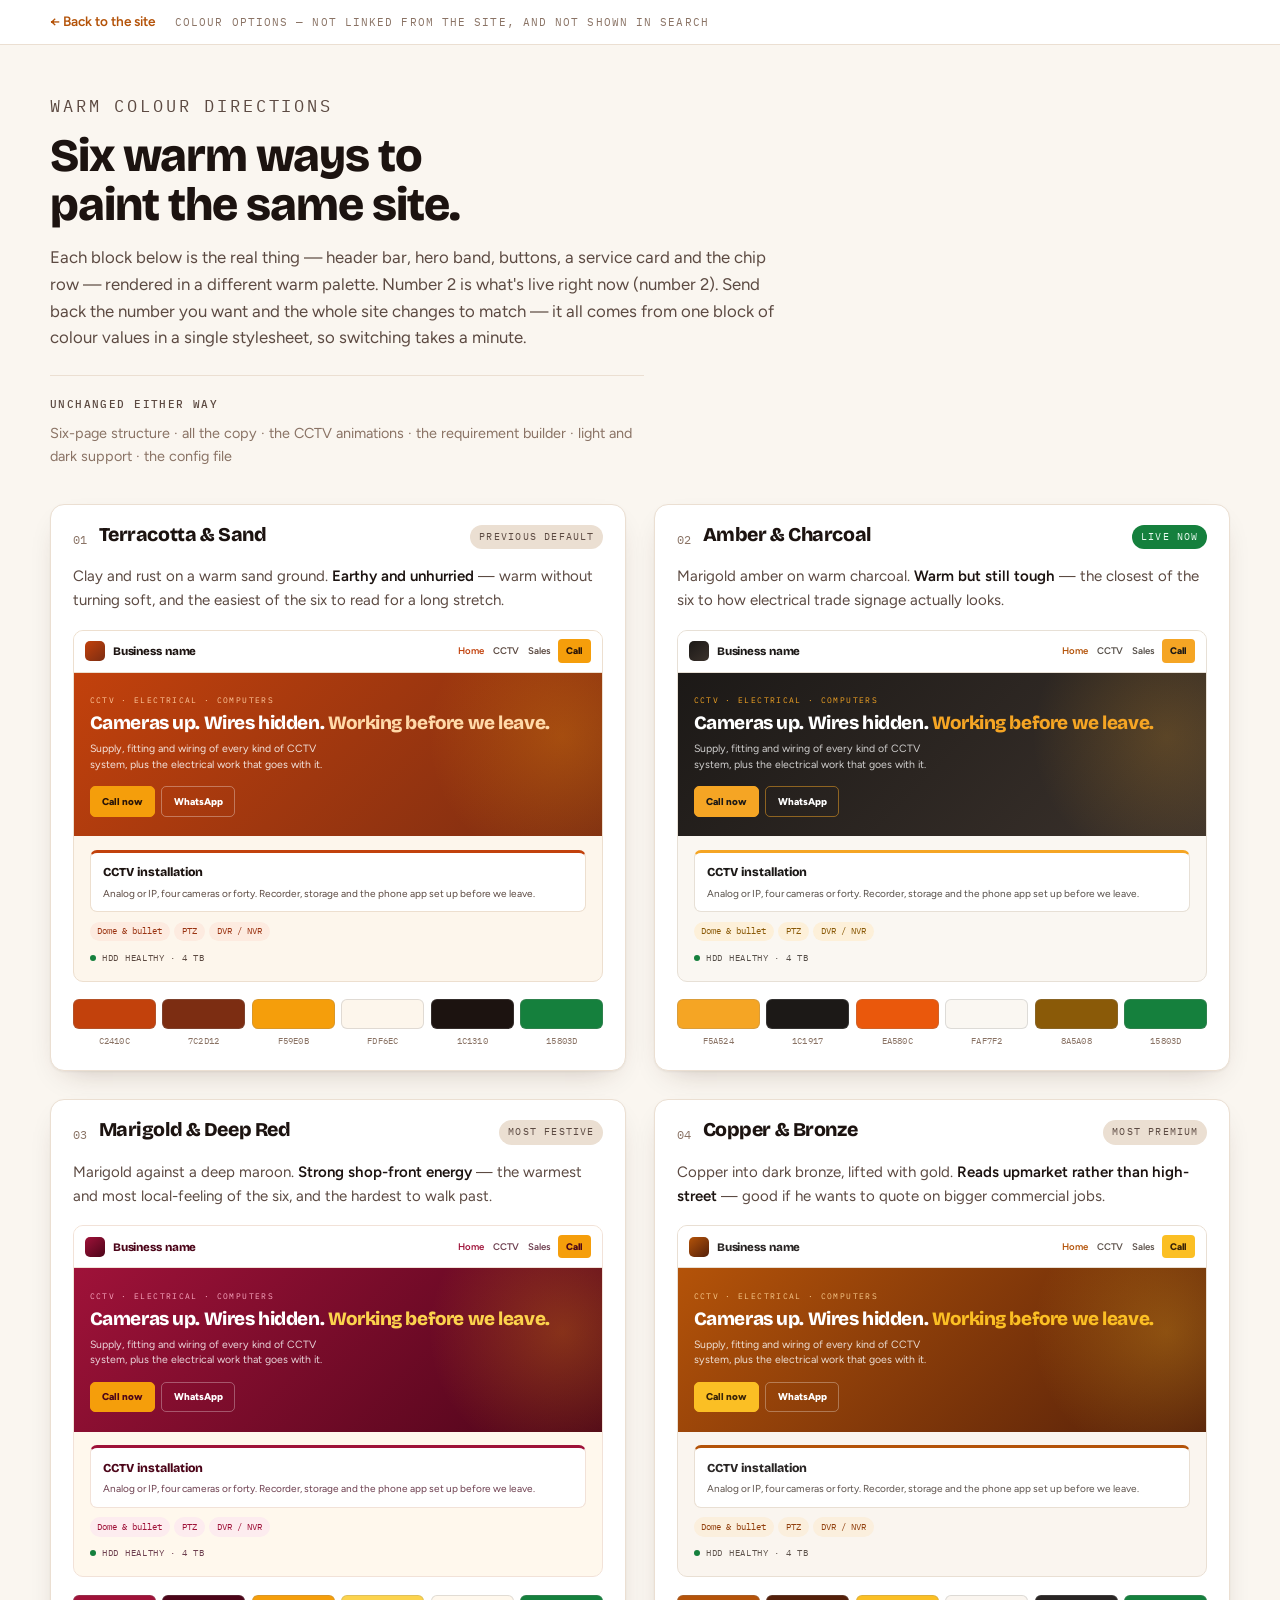
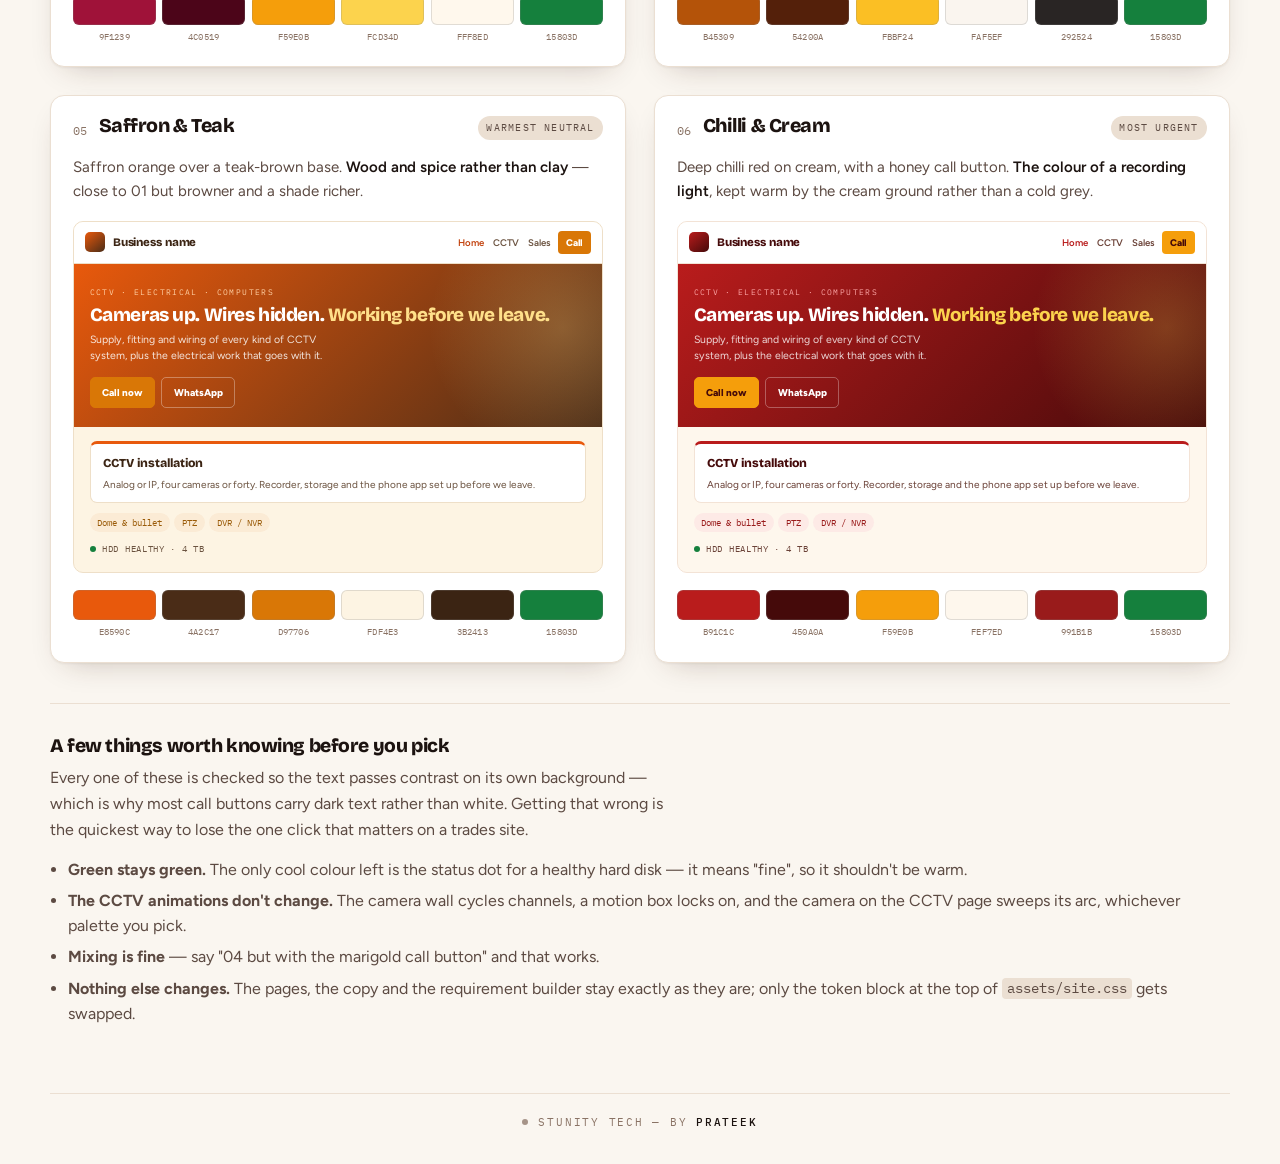
<file: themes.html>
<!doctype html>
<html lang="en">
<head>
<meta charset="utf-8">
<meta name="viewport" content="width=device-width, initial-scale=1">
<meta name="robots" content="noindex, nofollow">
<meta name="description" content="Six warm colour directions for the site, each rendered on the real header, hero, buttons and cards.">
<meta name="theme-color" content="#C2410C">
<link rel="icon" href="data:image/svg+xml,%3Csvg xmlns='http://www.w3.org/2000/svg' viewBox='0 0 32 32'%3E%3Crect width='32' height='32' rx='7' fill='%23C2410C'/%3E%3Cpath d='M5 12.6l13.2-3.3 1.6 5.8-13.2 3.3z' fill='%23fff'/%3E%3Cpath d='M20.4 11.7l4.8-2.3 2 7.5-5.2-.7z' fill='%23FDD9B5'/%3E%3Crect x='8' y='19.4' width='2.4' height='5' rx='.7' fill='%23FDD9B5'/%3E%3Ccircle cx='24' cy='23.5' r='3' fill='%23F59E0B'/%3E%3C/svg%3E">
<link rel="preconnect" href="https://fonts.googleapis.com">
<link rel="preconnect" href="https://fonts.gstatic.com" crossorigin>
<link rel="stylesheet" href="https://fonts.googleapis.com/css2?family=Bricolage+Grotesque:opsz,wdth,wght@12..96,75..100,400..800&family=Figtree:wght@400;500;600;700;800&family=IBM+Plex+Mono:wght@400;500&display=swap">

<style>
/* ---------- page chrome: warm but quiet, so the specimens read true ------- */
:root{
  color-scheme:light dark;
  --pg:#FAF6F0;
  --pg-surface:#FFFFFF;
  --pg-ink:#1C1310;
  --pg-ink-2:#5C4A42;
  --pg-ink-3:#8A7365;
  --pg-line:#EBDFD2;
  --pg-accent:#B45309;
  --pg-shadow:0 1px 2px rgba(60,30,15,.05),0 12px 30px -16px rgba(60,30,15,.3);
  --display:"Bricolage Grotesque",-apple-system,"Segoe UI",sans-serif;
  --sans:"Figtree",-apple-system,BlinkMacSystemFont,"Segoe UI",Roboto,sans-serif;
  --mono:"IBM Plex Mono",ui-monospace,Consolas,monospace;
}
@media (prefers-color-scheme:dark){
  :root:not([data-theme="light"]){
    --pg:#120B07;
    --pg-surface:#1E140E;
    --pg-ink:#F7ECE1;
    --pg-ink-2:#D0BAA8;
    --pg-ink-3:#A08A78;
    --pg-line:#33231B;
    --pg-accent:#F5A524;
    --pg-shadow:0 1px 2px rgba(0,0,0,.5),0 14px 34px -18px rgba(0,0,0,.85);
  }
}
:root[data-theme="dark"]{
  --pg:#120B07;
  --pg-surface:#1E140E;
  --pg-ink:#F7ECE1;
  --pg-ink-2:#D0BAA8;
  --pg-ink-3:#A08A78;
  --pg-line:#33231B;
  --pg-accent:#F5A524;
  --pg-shadow:0 1px 2px rgba(0,0,0,.5),0 14px 34px -18px rgba(0,0,0,.85);
}

*,*::before,*::after{box-sizing:border-box}
body{
  margin:0;background:var(--pg);color:var(--pg-ink);
  font-family:var(--sans);font-size:16px;line-height:1.6;
  -webkit-font-smoothing:antialiased;
}
h1,h2,h3{font-family:var(--display);font-weight:800;line-height:1.05;letter-spacing:-.022em;margin:0;text-wrap:balance}
p{margin:0}
.wrap{width:min(1180px,100% - 2.5rem);margin-inline:auto}

/* ---------- back bar ---------- */
.backbar{
  display:flex;flex-wrap:wrap;gap:.5rem 1.25rem;align-items:baseline;
  padding:.7rem max(1.25rem,calc((100% - 1180px) / 2));
  background:var(--pg-surface);border-bottom:1px solid var(--pg-line);font-size:.85rem;
}
.backbar a{color:var(--pg-accent);text-decoration:none;font-weight:600}
.backbar a:hover{text-decoration:underline}
.backbar span{
  font-family:var(--mono);font-size:.68rem;letter-spacing:.1em;
  text-transform:uppercase;color:var(--pg-ink-3);
}

/* ---------- masthead ---------- */
.top{padding:3rem 0 2.25rem}
.kicker{font-family:var(--mono);font-size:.72rem;letter-spacing:.17em;text-transform:uppercase;color:var(--pg-accent)}
.top h1{font-size:clamp(2rem,4.4vw,2.9rem);margin:.75rem 0 .9rem;max-width:20ch}
.top p{color:var(--pg-ink-2);max-width:66ch;font-size:1.05rem}
.top .fixed{
  margin-top:1.5rem;display:flex;flex-wrap:wrap;gap:.5rem .85rem;align-items:baseline;
  border-top:1px solid var(--pg-line);padding-top:1.25rem;
  font-size:.9rem;color:var(--pg-ink-3);
}
.top .fixed b{font-family:var(--mono);font-size:.68rem;letter-spacing:.13em;text-transform:uppercase;
  color:var(--pg-ink-2);font-weight:500}

/* ---------- specimen grid ---------- */
.grid{display:grid;grid-template-columns:1fr 1fr;gap:1.75rem;padding-bottom:1rem}
@media (max-width:940px){.grid{grid-template-columns:1fr}}

.spec{
  background:var(--pg-surface);border:1px solid var(--pg-line);border-radius:14px;
  overflow:hidden;box-shadow:var(--pg-shadow);display:flex;flex-direction:column;
}
.spec-hd{padding:1.25rem 1.35rem .9rem;display:flex;align-items:flex-start;gap:.75rem}
.spec-hd .n{font-family:var(--mono);font-size:.78rem;color:var(--pg-ink-3);padding-top:.3rem;flex:none}
.spec-hd h2{font-size:1.22rem;flex:1;min-width:0}
.spec-hd .badge{
  font-family:var(--mono);font-size:.63rem;letter-spacing:.12em;text-transform:uppercase;
  padding:.25rem .55rem;border-radius:999px;flex:none;white-space:nowrap;
  background:var(--pg-line);color:var(--pg-ink-2);
}
.spec-hd .badge.live{background:#15803D;color:#EAFBF0}
.spec .why{padding:0 1.35rem 1.1rem;color:var(--pg-ink-2);font-size:.94rem}
.spec .why em{font-style:normal;color:var(--pg-ink);font-weight:600}

/* ---------- the mock site, built from each theme's own variables ---------- */
.mock{margin:0 1.35rem;border-radius:10px;overflow:hidden;border:1px solid var(--t-line);
  background:var(--t-ground)}
.mock-bar{display:flex;align-items:center;gap:.5rem;padding:.55rem .7rem;
  background:var(--t-surface);border-bottom:1px solid var(--t-line)}
.mock-logo{width:20px;height:20px;border-radius:5px;flex:none;
  background:linear-gradient(140deg,var(--t-band-a),var(--t-band-b))}
.mock-name{font-family:var(--display);font-weight:800;font-size:.72rem;color:var(--t-ink);letter-spacing:-.01em}
.mock-nav{margin-left:auto;display:flex;gap:.55rem;font-size:.6rem;color:var(--t-ink-2);font-weight:600}
.mock-nav .on{color:var(--t-nav-on)}
.mock-cta{background:var(--t-cta);color:var(--t-cta-ink);font-size:.6rem;font-weight:800;
  padding:.25rem .55rem;border-radius:4px;flex:none}

.mock-hero{padding:1.3rem 1rem 1.2rem;position:relative;overflow:hidden;
  background:linear-gradient(135deg,var(--t-band-a),var(--t-band-b));color:var(--t-band-fg)}
.mock-hero::after{content:"";position:absolute;inset:-50% -20% auto auto;width:55%;aspect-ratio:1;
  background:radial-gradient(circle,var(--t-glow),transparent 65%);pointer-events:none}
.mock-eyebrow{position:relative;z-index:1;font-family:var(--mono);font-size:.53rem;
  letter-spacing:.16em;text-transform:uppercase;color:var(--t-band-eyebrow)}
.mock-h1{position:relative;z-index:1;font-family:var(--display);font-weight:800;
  font-size:1.18rem;line-height:1.08;margin:.4rem 0 .45rem;color:var(--t-band-fg);letter-spacing:-.022em}
.mock-h1 em{font-style:normal;color:var(--t-band-em)}
.mock-sub{position:relative;z-index:1;font-size:.66rem;line-height:1.5;color:var(--t-band-fg-2);max-width:34ch}
.mock-btns{position:relative;z-index:1;display:flex;gap:.4rem;margin-top:.85rem}
.mock-btn{font-size:.62rem;font-weight:800;padding:.4rem .7rem;border-radius:5px;border:1.5px solid transparent}
.mock-btn.solid{background:var(--t-cta);color:var(--t-cta-ink);border-color:var(--t-cta)}
.mock-btn.ghost{color:var(--t-band-fg);border-color:var(--t-band-line)}

.mock-body{padding:.85rem 1rem 1rem;display:grid;gap:.6rem}
.mock-card{background:var(--t-surface);border:1px solid var(--t-line);border-radius:7px;
  padding:.65rem .75rem;border-top:3px solid var(--t-card-edge)}
.mock-card h4{margin:0 0 .2rem;font-family:var(--display);font-weight:800;font-size:.76rem;color:var(--t-ink)}
.mock-card p{font-size:.63rem;color:var(--t-ink-2);line-height:1.5}
.mock-chips{display:flex;flex-wrap:wrap;gap:.28rem}
.mock-chip{font-family:var(--mono);font-size:.55rem;padding:.16rem .48rem;border-radius:999px;
  background:var(--t-pill-bg);color:var(--t-pill-ink)}
.mock-row{display:flex;align-items:center;gap:.4rem;font-family:var(--mono);font-size:.55rem;
  color:var(--t-ink-2);letter-spacing:.08em;text-transform:uppercase}
.mock-dot{width:6px;height:6px;border-radius:50%;background:var(--t-ok);flex:none}

/* ---------- palette swatches ---------- */
.sw{display:flex;gap:.4rem;padding:1.1rem 1.35rem 1.35rem;margin-top:auto;flex-wrap:wrap}
.sw div{flex:1 1 0;min-width:62px}
.sw i{display:block;height:30px;border-radius:6px;border:1px solid rgba(128,128,128,.24)}
.sw span{display:block;font-family:var(--mono);font-size:.58rem;color:var(--pg-ink-3);margin-top:.3rem;
  letter-spacing:.02em;text-align:center}

/* ---------- closing note ---------- */
.foot{border-top:1px solid var(--pg-line);margin-top:1.5rem;padding:2rem 0 2.5rem}
.foot h3{font-size:1.2rem;margin-bottom:.6rem}
.foot p{color:var(--pg-ink-2);max-width:64ch}
.foot ul{margin:.9rem 0 0;padding-left:1.1rem;color:var(--pg-ink-2);display:grid;gap:.35rem}
.foot code{font-family:var(--mono);font-size:.85em;background:var(--pg-line);padding:.1em .4em;border-radius:4px}
</style>

<!-- ═══ Stunity Tech — studio credit (screen + print) ═══════════════════
     Quiet on screen, set apart from the site's own footer text. In print it
     becomes a running footer: fixed to the page box so it repeats on every
     sheet, with @page reserving the space so it never lands on the copy.
     Colour tokens fall back gracefully on sites that don't define them. -->
<style>
.stunity-credit{
  display:flex;align-items:center;justify-content:center;gap:10px;
  margin:26px auto 34px;padding:20px 16px 0;max-width:1180px;
  border-top:1px solid var(--line-soft,rgba(128,128,128,.22));
  font-family:var(--mono,ui-monospace,"Cascadia Mono",Menlo,Consolas,monospace);
  font-size:11px;letter-spacing:.16em;text-transform:uppercase;line-height:1.5;
  color:var(--muted,#6b7280);
}
.stunity-credit .sc-dot{width:6px;height:6px;border-radius:50%;flex:none;
  background:var(--shade,currentColor);opacity:.75}
.stunity-credit b{font-weight:500;color:var(--ink,inherit)}
.stunity-credit[data-print-only]{display:none}
@media print{
  @page{margin-bottom:24mm}
  html body #stunityCredit.stunity-credit,html body #stunityCredit.stunity-credit[data-print-only]{
    display:flex!important;position:fixed;left:0;right:0;bottom:-16mm;
    margin:0;padding:3mm 0 0;max-width:none;
    border-top:.2mm solid #c9c9c9;background:#fff;color:#5b5b5b;
    font-size:7.5pt;letter-spacing:.14em;
    -webkit-print-color-adjust:exact;print-color-adjust:exact;
  }
  .stunity-credit b{color:#111}
  .stunity-credit .sc-dot{background:#8a8a8a}
}
</style>
<style>:root{--muted:var(--pg-ink-3);--line-soft:var(--pg-line);--ink:var(--pg-ink)}</style>
</head>
<body>

<div class="backbar"><a href="index.html">&larr; Back to the site</a><span>Colour options &mdash; not linked from the site, and not shown in search</span></div>

<div class="wrap top">
  <p class="kicker">Warm colour directions</p>
  <h1>Six warm ways to paint the same site.</h1>
  <p>
    Each block below is the real thing &mdash; header bar, hero band, buttons, a service card
    and the chip row &mdash; rendered in a different warm palette. Number 2 is what's live
    right now (number 2). Send back the number you want and the whole site changes to match &mdash; it
    all comes from one block of colour values in a single stylesheet, so switching takes a
    minute.
  </p>
  <p class="fixed">
    <b>Unchanged either way</b>
    <span>Six-page structure &middot; all the copy &middot; the CCTV animations &middot;
    the requirement builder &middot; light and dark support &middot; the config file</span>
  </p>
</div>

<div class="wrap grid">

  <!-- 1 ------------------------------------------------------------------ -->
  <article class="spec" style="
    --t-band-a:#C2410C; --t-band-b:#7C2D12; --t-band-fg:#FFFFFF; --t-band-fg-2:rgba(255,255,255,.85);
    --t-band-em:#FFD9A8; --t-band-eyebrow:#FFC89B; --t-band-line:rgba(255,255,255,.32);
    --t-glow:rgba(245,158,11,.26);
    --t-ground:#FDF6EC; --t-surface:#FFFFFF; --t-ink:#1C1310; --t-ink-2:#5C4A42; --t-line:#EDDFCF;
    --t-cta:#F59E0B; --t-cta-ink:#2A1508; --t-nav-on:#C2410C; --t-card-edge:#C2410C;
    --t-pill-bg:#FDEBE0; --t-pill-ink:#9A3412; --t-ok:#15803D;">
    <div class="spec-hd">
      <span class="n">01</span>
      <h2>Terracotta &amp; Sand</h2>
      <span class="badge">Previous default</span>
    </div>
    <p class="why">Clay and rust on a warm sand ground. <em>Earthy and unhurried</em> &mdash;
      warm without turning soft, and the easiest of the six to read for a long stretch.</p>
    <div class="mock">
      <div class="mock-bar">
        <span class="mock-logo"></span><span class="mock-name">Business name</span>
        <span class="mock-nav"><span class="on">Home</span><span>CCTV</span><span>Sales</span></span>
        <span class="mock-cta">Call</span>
      </div>
      <div class="mock-hero">
        <p class="mock-eyebrow">CCTV &middot; Electrical &middot; Computers</p>
        <p class="mock-h1">Cameras up. Wires hidden. <em>Working before we leave.</em></p>
        <p class="mock-sub">Supply, fitting and wiring of every kind of CCTV system, plus the electrical work that goes with it.</p>
        <div class="mock-btns"><span class="mock-btn solid">Call now</span><span class="mock-btn ghost">WhatsApp</span></div>
      </div>
      <div class="mock-body">
        <div class="mock-card"><h4>CCTV installation</h4><p>Analog or IP, four cameras or forty. Recorder, storage and the phone app set up before we leave.</p></div>
        <div class="mock-chips"><span class="mock-chip">Dome &amp; bullet</span><span class="mock-chip">PTZ</span><span class="mock-chip">DVR / NVR</span></div>
        <div class="mock-row"><span class="mock-dot"></span> Hdd healthy &middot; 4 TB</div>
      </div>
    </div>
    <div class="sw">
      <div><i style="background:#C2410C"></i><span>C2410C</span></div>
      <div><i style="background:#7C2D12"></i><span>7C2D12</span></div>
      <div><i style="background:#F59E0B"></i><span>F59E0B</span></div>
      <div><i style="background:#FDF6EC"></i><span>FDF6EC</span></div>
      <div><i style="background:#1C1310"></i><span>1C1310</span></div>
      <div><i style="background:#15803D"></i><span>15803D</span></div>
    </div>
  </article>

  <!-- 2 ------------------------------------------------------------------ -->
  <article class="spec" style="
    --t-band-a:#1C1917; --t-band-b:#3B322C; --t-band-fg:#FFFFFF; --t-band-fg-2:rgba(255,255,255,.78);
    --t-band-em:#F5A524; --t-band-eyebrow:#F5A524; --t-band-line:rgba(245,165,36,.5);
    --t-glow:rgba(245,165,36,.2);
    --t-ground:#FAF7F2; --t-surface:#FFFFFF; --t-ink:#1C1917; --t-ink-2:#57504A; --t-line:#E7E0D6;
    --t-cta:#F5A524; --t-cta-ink:#1C1917; --t-nav-on:#B45309; --t-card-edge:#F5A524;
    --t-pill-bg:#FDF0D9; --t-pill-ink:#8A5A08; --t-ok:#15803D;">
    <div class="spec-hd">
      <span class="n">02</span>
      <h2>Amber &amp; Charcoal</h2>
      <span class="badge live">Live now</span>
    </div>
    <p class="why">Marigold amber on warm charcoal. <em>Warm but still tough</em> &mdash; the
      closest of the six to how electrical trade signage actually looks.</p>
    <div class="mock">
      <div class="mock-bar">
        <span class="mock-logo"></span><span class="mock-name">Business name</span>
        <span class="mock-nav"><span class="on">Home</span><span>CCTV</span><span>Sales</span></span>
        <span class="mock-cta">Call</span>
      </div>
      <div class="mock-hero">
        <p class="mock-eyebrow">CCTV &middot; Electrical &middot; Computers</p>
        <p class="mock-h1">Cameras up. Wires hidden. <em>Working before we leave.</em></p>
        <p class="mock-sub">Supply, fitting and wiring of every kind of CCTV system, plus the electrical work that goes with it.</p>
        <div class="mock-btns"><span class="mock-btn solid">Call now</span><span class="mock-btn ghost">WhatsApp</span></div>
      </div>
      <div class="mock-body">
        <div class="mock-card"><h4>CCTV installation</h4><p>Analog or IP, four cameras or forty. Recorder, storage and the phone app set up before we leave.</p></div>
        <div class="mock-chips"><span class="mock-chip">Dome &amp; bullet</span><span class="mock-chip">PTZ</span><span class="mock-chip">DVR / NVR</span></div>
        <div class="mock-row"><span class="mock-dot"></span> Hdd healthy &middot; 4 TB</div>
      </div>
    </div>
    <div class="sw">
      <div><i style="background:#F5A524"></i><span>F5A524</span></div>
      <div><i style="background:#1C1917"></i><span>1C1917</span></div>
      <div><i style="background:#EA580C"></i><span>EA580C</span></div>
      <div><i style="background:#FAF7F2"></i><span>FAF7F2</span></div>
      <div><i style="background:#8A5A08"></i><span>8A5A08</span></div>
      <div><i style="background:#15803D"></i><span>15803D</span></div>
    </div>
  </article>

  <!-- 3 ------------------------------------------------------------------ -->
  <article class="spec" style="
    --t-band-a:#9F1239; --t-band-b:#4C0519; --t-band-fg:#FFFFFF; --t-band-fg-2:rgba(255,255,255,.82);
    --t-band-em:#FCD34D; --t-band-eyebrow:#F9A8C0; --t-band-line:rgba(255,255,255,.3);
    --t-glow:rgba(245,158,11,.28);
    --t-ground:#FFF8ED; --t-surface:#FFFFFF; --t-ink:#4C0519; --t-ink-2:#6E4050; --t-line:#F2E2D8;
    --t-cta:#F59E0B; --t-cta-ink:#4C0519; --t-nav-on:#9F1239; --t-card-edge:#9F1239;
    --t-pill-bg:#FDECEF; --t-pill-ink:#9F1239; --t-ok:#15803D;">
    <div class="spec-hd">
      <span class="n">03</span>
      <h2>Marigold &amp; Deep Red</h2>
      <span class="badge">Most festive</span>
    </div>
    <p class="why">Marigold against a deep maroon. <em>Strong shop-front energy</em> &mdash;
      the warmest and most local-feeling of the six, and the hardest to walk past.</p>
    <div class="mock">
      <div class="mock-bar">
        <span class="mock-logo"></span><span class="mock-name">Business name</span>
        <span class="mock-nav"><span class="on">Home</span><span>CCTV</span><span>Sales</span></span>
        <span class="mock-cta">Call</span>
      </div>
      <div class="mock-hero">
        <p class="mock-eyebrow">CCTV &middot; Electrical &middot; Computers</p>
        <p class="mock-h1">Cameras up. Wires hidden. <em>Working before we leave.</em></p>
        <p class="mock-sub">Supply, fitting and wiring of every kind of CCTV system, plus the electrical work that goes with it.</p>
        <div class="mock-btns"><span class="mock-btn solid">Call now</span><span class="mock-btn ghost">WhatsApp</span></div>
      </div>
      <div class="mock-body">
        <div class="mock-card"><h4>CCTV installation</h4><p>Analog or IP, four cameras or forty. Recorder, storage and the phone app set up before we leave.</p></div>
        <div class="mock-chips"><span class="mock-chip">Dome &amp; bullet</span><span class="mock-chip">PTZ</span><span class="mock-chip">DVR / NVR</span></div>
        <div class="mock-row"><span class="mock-dot"></span> Hdd healthy &middot; 4 TB</div>
      </div>
    </div>
    <div class="sw">
      <div><i style="background:#9F1239"></i><span>9F1239</span></div>
      <div><i style="background:#4C0519"></i><span>4C0519</span></div>
      <div><i style="background:#F59E0B"></i><span>F59E0B</span></div>
      <div><i style="background:#FCD34D"></i><span>FCD34D</span></div>
      <div><i style="background:#FFF8ED"></i><span>FFF8ED</span></div>
      <div><i style="background:#15803D"></i><span>15803D</span></div>
    </div>
  </article>

  <!-- 4 ------------------------------------------------------------------ -->
  <article class="spec" style="
    --t-band-a:#B45309; --t-band-b:#54200A; --t-band-fg:#FFFFFF; --t-band-fg-2:rgba(255,255,255,.82);
    --t-band-em:#FBBF24; --t-band-eyebrow:#F7C98B; --t-band-line:rgba(255,255,255,.3);
    --t-glow:rgba(251,191,36,.26);
    --t-ground:#FAF5EF; --t-surface:#FFFFFF; --t-ink:#292524; --t-ink-2:#5F544D; --t-line:#E9DFD3;
    --t-cta:#FBBF24; --t-cta-ink:#3A2408; --t-nav-on:#B45309; --t-card-edge:#B45309;
    --t-pill-bg:#FBEFDD; --t-pill-ink:#92400E; --t-ok:#15803D;">
    <div class="spec-hd">
      <span class="n">04</span>
      <h2>Copper &amp; Bronze</h2>
      <span class="badge">Most premium</span>
    </div>
    <p class="why">Copper into dark bronze, lifted with gold. <em>Reads upmarket rather than
      high-street</em> &mdash; good if he wants to quote on bigger commercial jobs.</p>
    <div class="mock">
      <div class="mock-bar">
        <span class="mock-logo"></span><span class="mock-name">Business name</span>
        <span class="mock-nav"><span class="on">Home</span><span>CCTV</span><span>Sales</span></span>
        <span class="mock-cta">Call</span>
      </div>
      <div class="mock-hero">
        <p class="mock-eyebrow">CCTV &middot; Electrical &middot; Computers</p>
        <p class="mock-h1">Cameras up. Wires hidden. <em>Working before we leave.</em></p>
        <p class="mock-sub">Supply, fitting and wiring of every kind of CCTV system, plus the electrical work that goes with it.</p>
        <div class="mock-btns"><span class="mock-btn solid">Call now</span><span class="mock-btn ghost">WhatsApp</span></div>
      </div>
      <div class="mock-body">
        <div class="mock-card"><h4>CCTV installation</h4><p>Analog or IP, four cameras or forty. Recorder, storage and the phone app set up before we leave.</p></div>
        <div class="mock-chips"><span class="mock-chip">Dome &amp; bullet</span><span class="mock-chip">PTZ</span><span class="mock-chip">DVR / NVR</span></div>
        <div class="mock-row"><span class="mock-dot"></span> Hdd healthy &middot; 4 TB</div>
      </div>
    </div>
    <div class="sw">
      <div><i style="background:#B45309"></i><span>B45309</span></div>
      <div><i style="background:#54200A"></i><span>54200A</span></div>
      <div><i style="background:#FBBF24"></i><span>FBBF24</span></div>
      <div><i style="background:#FAF5EF"></i><span>FAF5EF</span></div>
      <div><i style="background:#292524"></i><span>292524</span></div>
      <div><i style="background:#15803D"></i><span>15803D</span></div>
    </div>
  </article>

  <!-- 5 ------------------------------------------------------------------ -->
  <article class="spec" style="
    --t-band-a:#E8590C; --t-band-b:#4A2C17; --t-band-fg:#FFFFFF; --t-band-fg-2:rgba(255,255,255,.85);
    --t-band-em:#FFE08A; --t-band-eyebrow:#FFCFA3; --t-band-line:rgba(255,255,255,.32);
    --t-glow:rgba(255,224,138,.24);
    --t-ground:#FDF4E3; --t-surface:#FFFFFF; --t-ink:#3B2413; --t-ink-2:#6B5340; --t-line:#EEDFC8;
    --t-cta:#D97706; --t-cta-ink:#FFFFFF; --t-nav-on:#C2410C; --t-card-edge:#E8590C;
    --t-pill-bg:#FBEBD5; --t-pill-ink:#9A5B08; --t-ok:#15803D;">
    <div class="spec-hd">
      <span class="n">05</span>
      <h2>Saffron &amp; Teak</h2>
      <span class="badge">Warmest neutral</span>
    </div>
    <p class="why">Saffron orange over a teak-brown base. <em>Wood and spice rather than
      clay</em> &mdash; close to 01 but browner and a shade richer.</p>
    <div class="mock">
      <div class="mock-bar">
        <span class="mock-logo"></span><span class="mock-name">Business name</span>
        <span class="mock-nav"><span class="on">Home</span><span>CCTV</span><span>Sales</span></span>
        <span class="mock-cta">Call</span>
      </div>
      <div class="mock-hero">
        <p class="mock-eyebrow">CCTV &middot; Electrical &middot; Computers</p>
        <p class="mock-h1">Cameras up. Wires hidden. <em>Working before we leave.</em></p>
        <p class="mock-sub">Supply, fitting and wiring of every kind of CCTV system, plus the electrical work that goes with it.</p>
        <div class="mock-btns"><span class="mock-btn solid">Call now</span><span class="mock-btn ghost">WhatsApp</span></div>
      </div>
      <div class="mock-body">
        <div class="mock-card"><h4>CCTV installation</h4><p>Analog or IP, four cameras or forty. Recorder, storage and the phone app set up before we leave.</p></div>
        <div class="mock-chips"><span class="mock-chip">Dome &amp; bullet</span><span class="mock-chip">PTZ</span><span class="mock-chip">DVR / NVR</span></div>
        <div class="mock-row"><span class="mock-dot"></span> Hdd healthy &middot; 4 TB</div>
      </div>
    </div>
    <div class="sw">
      <div><i style="background:#E8590C"></i><span>E8590C</span></div>
      <div><i style="background:#4A2C17"></i><span>4A2C17</span></div>
      <div><i style="background:#D97706"></i><span>D97706</span></div>
      <div><i style="background:#FDF4E3"></i><span>FDF4E3</span></div>
      <div><i style="background:#3B2413"></i><span>3B2413</span></div>
      <div><i style="background:#15803D"></i><span>15803D</span></div>
    </div>
  </article>

  <!-- 6 ------------------------------------------------------------------ -->
  <article class="spec" style="
    --t-band-a:#B91C1C; --t-band-b:#450A0A; --t-band-fg:#FFFFFF; --t-band-fg-2:rgba(255,255,255,.82);
    --t-band-em:#FCD34D; --t-band-eyebrow:#FCA5A5; --t-band-line:rgba(255,255,255,.3);
    --t-glow:rgba(252,211,77,.24);
    --t-ground:#FEF7ED; --t-surface:#FFFFFF; --t-ink:#450A0A; --t-ink-2:#6B4238; --t-line:#F3E3D6;
    --t-cta:#F59E0B; --t-cta-ink:#450A0A; --t-nav-on:#B91C1C; --t-card-edge:#B91C1C;
    --t-pill-bg:#FDEAE6; --t-pill-ink:#991B1B; --t-ok:#15803D;">
    <div class="spec-hd">
      <span class="n">06</span>
      <h2>Chilli &amp; Cream</h2>
      <span class="badge">Most urgent</span>
    </div>
    <p class="why">Deep chilli red on cream, with a honey call button. <em>The colour of a
      recording light</em>, kept warm by the cream ground rather than a cold grey.</p>
    <div class="mock">
      <div class="mock-bar">
        <span class="mock-logo"></span><span class="mock-name">Business name</span>
        <span class="mock-nav"><span class="on">Home</span><span>CCTV</span><span>Sales</span></span>
        <span class="mock-cta">Call</span>
      </div>
      <div class="mock-hero">
        <p class="mock-eyebrow">CCTV &middot; Electrical &middot; Computers</p>
        <p class="mock-h1">Cameras up. Wires hidden. <em>Working before we leave.</em></p>
        <p class="mock-sub">Supply, fitting and wiring of every kind of CCTV system, plus the electrical work that goes with it.</p>
        <div class="mock-btns"><span class="mock-btn solid">Call now</span><span class="mock-btn ghost">WhatsApp</span></div>
      </div>
      <div class="mock-body">
        <div class="mock-card"><h4>CCTV installation</h4><p>Analog or IP, four cameras or forty. Recorder, storage and the phone app set up before we leave.</p></div>
        <div class="mock-chips"><span class="mock-chip">Dome &amp; bullet</span><span class="mock-chip">PTZ</span><span class="mock-chip">DVR / NVR</span></div>
        <div class="mock-row"><span class="mock-dot"></span> Hdd healthy &middot; 4 TB</div>
      </div>
    </div>
    <div class="sw">
      <div><i style="background:#B91C1C"></i><span>B91C1C</span></div>
      <div><i style="background:#450A0A"></i><span>450A0A</span></div>
      <div><i style="background:#F59E0B"></i><span>F59E0B</span></div>
      <div><i style="background:#FEF7ED"></i><span>FEF7ED</span></div>
      <div><i style="background:#991B1B"></i><span>991B1B</span></div>
      <div><i style="background:#15803D"></i><span>15803D</span></div>
    </div>
  </article>

</div>

<div class="wrap foot">
  <h3>A few things worth knowing before you pick</h3>
  <p>
    Every one of these is checked so the text passes contrast on its own background &mdash;
    which is why most call buttons carry dark text rather than white. Getting that wrong is
    the quickest way to lose the one click that matters on a trades site.
  </p>
  <ul>
    <li><b>Green stays green.</b> The only cool colour left is the status dot for a healthy hard disk &mdash; it means "fine", so it shouldn't be warm.</li>
    <li><b>The CCTV animations don't change.</b> The camera wall cycles channels, a motion box locks on, and the camera on the CCTV page sweeps its arc, whichever palette you pick.</li>
    <li><b>Mixing is fine</b> &mdash; say "04 but with the marigold call button" and that works.</li>
    <li><b>Nothing else changes.</b> The pages, the copy and the requirement builder stay exactly as they are; only the token block at the top of <code>assets/site.css</code> gets swapped.</li>
  </ul>
</div>

<div class="stunity-credit" id="stunityCredit"><span class="sc-dot"></span><span>Stunity Tech — by <b>Prateek</b></span></div>
</body>
</html>
</file>
<file: assets/site.css>
/* ==========================================================================
   Shared stylesheet for every page.
   Colours, spacing and type all live here — the pages carry no styles of
   their own, so a change made here shows up across the whole site.
   ========================================================================== */

/* --------------------------------------------------------------------------
   1. TOKENS
   The light palette is defined on :root. The dark blocks below redefine only
   the token values, so no component ever needs a theme-specific rule.
   -------------------------------------------------------------------------- */
:root{
  color-scheme:light dark;

  /* Amber & Charcoal — the brand hues. Hero bands, links, active states. */
  --clay:#B45309;
  --clay-deep:#8A5A08;
  --clay-ink:#8A5A08;
  --clay-soft:#FDF0D9;

  /* Honey — the accent that does the asking. Call buttons, highlights. */
  --honey:#F5A524;
  --honey-ink:#8A5A08;
  --honey-soft:#FDF0D9;

  /* Status only — never decorative. */
  --ok:#15803D;
  --ok-ink:#14532D;
  --ok-soft:#E7F5EC;

  --ink:#1C1917;
  --ink-2:#57504A;
  --ink-3:#746B64;
  --paper:#FAF7F2;
  --surface:#FFFFFF;
  --surface-2:#F4F0E8;
  --line:#E7E0D6;
  --line-strong:#D5CBBB;

  /* Aliases for the Stunity Tech studio credit. These point at tokens that
     are themselves redefined per theme, so the credit follows light and dark
     on its own instead of falling back to a fixed grey. */
  --muted:var(--ink-3);
  --line-soft:var(--line);

  /* Filled colour bands (hero, CTA strips, footer, setup strip) */
  --band-a:#1C1917;
  --band-b:#3B322C;
  --band-fg:#FFFFFF;
  --band-fg-2:rgba(255,255,255,.85);
  --band-fg-3:rgba(255,255,255,.62);
  --band-line:rgba(255,255,255,.26);
  --band-glow:rgba(245,165,36,.2);
  --band-em:#F5A524;

  /* Warm dark, used wherever a near-black block is needed. */
  --umber:#1C1917;
  --umber-2:#332C26;

  /* The camera grid is a screen: it keeps its own warm night palette in
     both themes, the way an IR feed actually looks. */
  --feed:#150C06;
  --feed-2:#26150C;
  --feed-fg:#FFE2BE;
  --feed-dim:#B08968;

  --display:"Bricolage Grotesque","Archivo",-apple-system,"Segoe UI",sans-serif;
  --sans:"Figtree",-apple-system,BlinkMacSystemFont,"Segoe UI",Roboto,sans-serif;
  --mono:"IBM Plex Mono",ui-monospace,Consolas,monospace;

  --r-sm:6px;
  --r:10px;
  --r-lg:16px;
  --shadow:0 1px 2px rgba(60,30,15,.05),0 10px 26px -14px rgba(60,30,15,.26);
  --shadow-lift:0 2px 6px rgba(60,30,15,.08),0 22px 44px -20px rgba(60,30,15,.36);
}

@media (prefers-color-scheme:dark){
  :root:not([data-theme="light"]){
    --clay:#F5A524;
    --clay-deep:#D98806;
    --clay-ink:#FFCF6B;
    --clay-soft:#3A2A0C;

    --honey:#FBBF24;
    --honey-ink:#FCD34D;
    --honey-soft:#3B2A0C;

    --ok:#34D399;
    --ok-ink:#6EE7B7;
    --ok-soft:#0F2E22;

    --ink:#F7ECE1;
    --ink-2:#D3BEAC;
    --ink-3:#A68B76;
    --paper:#150D08;
    --surface:#221610;
    --surface-2:#2C1D14;
    --line:#3A2820;
    --line-strong:#52392C;

    --band-a:#2A2420;
    --band-b:#16120F;
    --band-fg:#FFFFFF;
    --band-fg-2:rgba(255,255,255,.8);
    --band-fg-3:rgba(255,255,255,.58);
    --band-line:rgba(255,255,255,.2);
    --band-glow:rgba(245,165,36,.18);
    --band-em:#F5A524;

    --umber:#2A2420;
    --umber-2:#3A322C;

    --shadow:0 1px 2px rgba(0,0,0,.5),0 12px 30px -16px rgba(0,0,0,.8);
    --shadow-lift:0 2px 8px rgba(0,0,0,.55),0 26px 50px -22px rgba(0,0,0,.9);
  }
}
:root[data-theme="dark"]{
  --clay:#F5A524;
  --clay-deep:#D98806;
  --clay-ink:#FFCF6B;
  --clay-soft:#3A2A0C;
  --honey:#FBBF24;
  --honey-ink:#FCD34D;
  --honey-soft:#3B2A0C;
  --ok:#34D399;
  --ok-ink:#6EE7B7;
  --ok-soft:#0F2E22;
  --ink:#F7ECE1;
  --ink-2:#D3BEAC;
  --ink-3:#A68B76;
  --paper:#150D08;
  --surface:#221610;
  --surface-2:#2C1D14;
  --line:#3A2820;
  --line-strong:#52392C;
  --band-a:#2A2420;
  --band-b:#16120F;
  --band-fg:#FFFFFF;
  --band-fg-2:rgba(255,255,255,.8);
  --band-fg-3:rgba(255,255,255,.58);
  --band-line:rgba(255,255,255,.2);
  --band-glow:rgba(245,165,36,.18);
  --band-em:#F5A524;
  --umber:#2A2420;
  --umber-2:#3A322C;
  --shadow:0 1px 2px rgba(0,0,0,.5),0 12px 30px -16px rgba(0,0,0,.8);
  --shadow-lift:0 2px 8px rgba(0,0,0,.55),0 26px 50px -22px rgba(0,0,0,.9);
}

/* --------------------------------------------------------------------------
   2. BASE
   -------------------------------------------------------------------------- */
*,*::before,*::after{box-sizing:border-box}
html{scroll-behavior:smooth}
body{
  margin:0;
  background:var(--paper);
  color:var(--ink);
  font-family:var(--sans);
  font-size:16.5px;
  line-height:1.62;
  -webkit-font-smoothing:antialiased;
}
h1,h2,h3,h4{
  font-family:var(--display);
  font-weight:800;
  line-height:1.04;
  letter-spacing:-.022em;
  text-wrap:balance;
  margin:0;
}
p{margin:0}
a{color:var(--clay-ink)}
img{max-width:100%}
:focus-visible{outline:3px solid var(--honey);outline-offset:2px;border-radius:3px}
::selection{background:var(--clay);color:#fff}

.wrap{width:min(1140px,100% - 2.5rem);margin-inline:auto}
.vh{position:absolute;width:1px;height:1px;overflow:hidden;clip-path:inset(50%);white-space:nowrap}
.mono{font-family:var(--mono);font-size:.8rem}
.tnum{font-variant-numeric:tabular-nums}

.eyebrow{
  font-family:var(--mono);font-size:.72rem;font-weight:500;
  letter-spacing:.17em;text-transform:uppercase;color:var(--clay);margin:0;
}
.eyebrow.on-band{color:var(--band-em)}
.lede{font-size:1.08rem;color:var(--ink-2);max-width:64ch}

/* Values still waiting to be filled into assets/config.js */
.ph{
  color:var(--honey-ink);background:var(--honey-soft);
  padding:0 .3em;border-radius:4px;font-weight:600;
  box-decoration-break:clone;-webkit-box-decoration-break:clone;
}
.on-band .ph,.band .ph{color:#FFD9C2;background:rgba(245,158,11,.3)}

/* --------------------------------------------------------------------------
   3. BUTTONS + PILLS
   -------------------------------------------------------------------------- */
.btn{
  display:inline-flex;align-items:center;justify-content:center;gap:.5rem;
  font-family:var(--sans);font-size:.95rem;font-weight:700;letter-spacing:-.005em;
  padding:.72rem 1.25rem;border-radius:var(--r-sm);text-decoration:none;
  border:2px solid transparent;cursor:pointer;white-space:nowrap;line-height:1.2;
  transition:transform .12s ease,box-shadow .16s ease,background .16s ease,border-color .16s ease;
}
.btn:hover{transform:translateY(-2px)}
.btn:active{transform:translateY(0)}
.btn-lg{padding:.92rem 1.55rem;font-size:1.02rem}

/* Orange carries dark navy text — white on orange fails contrast. */
.btn-orange{background:var(--honey);color:#2A1508;border-color:var(--honey);box-shadow:0 6px 16px -8px rgba(245,158,11,.85)}
.btn-orange:hover{background:#FBAF2E;box-shadow:0 12px 24px -10px rgba(245,158,11,.9)}
.btn-blue{background:var(--clay);color:#fff;border-color:var(--clay);box-shadow:0 6px 16px -8px rgba(194,65,12,.75)}
.btn-blue:hover{background:var(--clay-deep)}
.btn-line{background:var(--surface);color:var(--ink);border-color:var(--line-strong)}
.btn-line:hover{border-color:var(--clay);color:var(--clay-ink)}
.btn-on-band{background:transparent;color:#fff;border-color:var(--band-line)}
.btn-on-band:hover{background:rgba(255,255,255,.12);border-color:#fff}

.pill{
  display:inline-flex;align-items:center;gap:.45rem;
  font-family:var(--mono);font-size:.72rem;letter-spacing:.08em;text-transform:uppercase;
  padding:.34rem .7rem;border-radius:999px;font-weight:500;
}
.pill-green{background:var(--ok-soft);color:var(--ok-ink)}
.pill-blue{background:var(--clay-soft);color:var(--clay-ink)}
.pill-orange{background:var(--honey-soft);color:var(--honey-ink)}
.pill-band{background:rgba(255,255,255,.15);color:#fff}
.dot{width:8px;height:8px;border-radius:50%;background:currentColor;flex:none}
.dot.live{background:var(--ok);box-shadow:0 0 0 0 rgba(21,128,61,.6);animation:pulse 2.4s ease-out infinite}
@keyframes pulse{
  0%{box-shadow:0 0 0 0 rgba(21,128,61,.55)}
  70%{box-shadow:0 0 0 8px rgba(21,128,61,0)}
  100%{box-shadow:0 0 0 0 rgba(21,128,61,0)}
}

/* --------------------------------------------------------------------------
   4. SETUP STRIP  (delete once assets/config.js is filled in)
   -------------------------------------------------------------------------- */
#setup{background:var(--umber);color:#fff;font-family:var(--mono);font-size:.76rem}
#setup .wrap{display:flex;flex-wrap:wrap;align-items:center;gap:.45rem 1rem;padding:.62rem 0}
#setup b{color:var(--honey);font-weight:600;letter-spacing:.13em;text-transform:uppercase;font-size:.68rem}
#setup ul{display:flex;flex-wrap:wrap;gap:.3rem .85rem;list-style:none;margin:0;padding:0;opacity:.8}
#setup li::before{content:"· ";opacity:.45}
#setup button{
  margin-left:auto;background:none;border:1px solid rgba(255,255,255,.35);color:#fff;
  font:inherit;padding:.12rem .6rem;border-radius:999px;cursor:pointer;opacity:.75;
}
#setup button:hover{opacity:1;border-color:#fff}

/* --------------------------------------------------------------------------
   5. HEADER + NAV
   -------------------------------------------------------------------------- */
header.site{
  position:sticky;top:0;z-index:50;
  background:color-mix(in srgb,var(--surface) 92%,transparent);
  backdrop-filter:blur(12px);
  border-bottom:1px solid var(--line);
}
header.site .bar{display:flex;align-items:center;gap:1.25rem;height:70px}
.brand{display:flex;align-items:center;gap:.65rem;text-decoration:none;color:inherit;min-width:0}
.brand .mark{
  width:38px;height:38px;border-radius:9px;flex:none;
  background:linear-gradient(140deg,var(--clay),var(--clay-deep));
  display:grid;place-items:center;box-shadow:0 5px 14px -6px rgba(194,65,12,.8);
}
.brand .mark svg{width:21px;height:21px;display:block}
.brand .txt{display:flex;flex-direction:column;line-height:1.15;min-width:0}
.brand .nm{font-family:var(--display);font-weight:800;font-size:1.06rem;letter-spacing:-.02em}
.brand .sub{font-family:var(--mono);font-size:.62rem;letter-spacing:.14em;text-transform:uppercase;color:var(--ink-3)}

nav.main{margin-left:auto;display:flex;gap:.15rem}
nav.main a{
  font-size:.95rem;font-weight:600;text-decoration:none;color:var(--ink-2);
  padding:.45rem .72rem;border-radius:var(--r-sm);
}
nav.main a:hover{color:var(--clay-ink);background:var(--clay-soft)}
nav.main a[aria-current="page"]{color:var(--clay);background:var(--clay-soft)}
header.site .btn{flex:none}
@media (max-width:1080px){nav.main a{padding:.45rem .55rem;font-size:.9rem}}
@media (max-width:920px){
  header.site .bar{height:62px}
  nav.main{
    order:3;width:100%;margin-left:0;overflow-x:auto;
    padding:.15rem 0 .6rem;gap:.3rem;scrollbar-width:none;
  }
  nav.main::-webkit-scrollbar{display:none}
  nav.main a{white-space:nowrap;background:var(--surface-2);border:1px solid var(--line)}
  header.site .bar{flex-wrap:wrap;height:auto;padding-top:.7rem}
  header.site .btn{margin-left:auto}
}
@media (max-width:430px){header.site .btn .lbl{display:none}}

/* --------------------------------------------------------------------------
   6. BANDS + SECTIONS
   -------------------------------------------------------------------------- */
.band{
  position:relative;overflow:hidden;
  background:linear-gradient(135deg,var(--band-a),var(--band-b));
  color:var(--band-fg);
}
.band::before{
  content:"";position:absolute;inset:-40% -10% auto auto;width:60%;aspect-ratio:1;
  background:radial-gradient(circle,var(--band-glow),transparent 65%);
  pointer-events:none;
}
.band>*{position:relative;z-index:1}
.band h1,.band h2,.band h3{color:var(--band-fg)}
.band p{color:var(--band-fg-2)}
.band a:not(.btn){color:#fff}

section{padding:4.5rem 0}
section.tight{padding:3.25rem 0}
.sep{border-top:1px solid var(--line)}

.sec-head{max-width:66ch;margin-bottom:2.75rem}
.sec-head h2{font-size:clamp(1.85rem,3.6vw,2.55rem);margin:.75rem 0 .85rem}
.sec-head p{color:var(--ink-2);font-size:1.05rem}
.band .sec-head p{color:var(--band-fg-2)}

/* Page hero on the inner pages */
.page-hero{padding:3.5rem 0 3.75rem}
.page-hero h1{font-size:clamp(2.15rem,4.6vw,3.15rem);margin:.85rem 0 .9rem;max-width:19ch}
.page-hero p{font-size:1.1rem;max-width:60ch}
.crumb{font-family:var(--mono);font-size:.74rem;letter-spacing:.12em;text-transform:uppercase;color:var(--band-fg-3)}
.crumb a{text-decoration:none;border-bottom:1px solid var(--band-line)}
.crumb a:hover{border-bottom-color:#fff}
.hero-tags{display:flex;flex-wrap:wrap;gap:.45rem;margin-top:1.6rem}

/* --------------------------------------------------------------------------
   7. HOME HERO
   -------------------------------------------------------------------------- */
.home-hero{padding:3.75rem 0 4rem}
.home-hero .grid{display:grid;grid-template-columns:minmax(0,1.05fr) minmax(0,1fr);gap:3rem;align-items:center}
.home-hero h1{font-size:clamp(2.4rem,5.3vw,3.9rem);margin:1.1rem 0 1.15rem;letter-spacing:-.032em}
.home-hero h1 em{font-style:normal;color:var(--band-em)}
.home-hero .lede{color:var(--band-fg-2);font-size:1.14rem;max-width:52ch}
.home-hero .cta{display:flex;flex-wrap:wrap;gap:.7rem;margin-top:2rem}
@media (max-width:940px){
  .home-hero{padding:2.5rem 0 3rem}
  .home-hero .grid{grid-template-columns:1fr;gap:2.5rem}
}

.stats{display:grid;grid-template-columns:repeat(4,1fr);gap:1px;margin-top:3rem;
  background:var(--band-line);border:1px solid var(--band-line);border-radius:var(--r)}
.stats div{background:linear-gradient(135deg,var(--band-a),var(--band-b));padding:1.1rem 1.15rem}
.stats dt{font-family:var(--display);font-weight:800;font-size:1.6rem;letter-spacing:-.02em;
  font-variant-numeric:tabular-nums;color:#fff}
.stats dd{margin:.2rem 0 0;font-family:var(--mono);font-size:.68rem;letter-spacing:.09em;
  text-transform:uppercase;color:var(--band-fg-3);line-height:1.45}
@media (max-width:760px){.stats{grid-template-columns:1fr 1fr}}

/* Camera grid — drawn in CSS, no images, nothing claiming to be real footage */
.wall{background:var(--feed);border-radius:var(--r-lg);padding:11px;
  box-shadow:0 30px 60px -25px rgba(0,0,0,.7);border:1px solid rgba(255,255,255,.14)}
.wall-bar{display:flex;align-items:center;gap:.55rem;padding:.1rem .3rem .65rem;
  font-family:var(--mono);font-size:.68rem;letter-spacing:.13em;text-transform:uppercase;color:var(--feed-dim)}
.wall-bar .rec{margin-left:auto;color:#FF6B6B;display:flex;align-items:center;gap:.4rem}
.wall-bar .rec .dot{background:#FF5A5A;animation:blink 1.9s steps(1,end) infinite}
@keyframes blink{0%,62%{opacity:1}63%,100%{opacity:.2}}
.tiles{display:grid;grid-template-columns:1fr 1fr;gap:7px}
.tile{position:relative;aspect-ratio:4/3;overflow:hidden;border-radius:7px;background:var(--feed-2)}
.tile::before{content:"";position:absolute;inset:0}
.tile::after{content:"";position:absolute;inset:0;
  background:radial-gradient(125% 95% at 50% 40%,transparent 32%,rgba(12,6,2,.7) 100%)}
.t1::before{background:radial-gradient(58% 42% at 50% 92%,rgba(255,205,140,.45),transparent 72%),
  linear-gradient(#2A1409,#150C06 72%)}
.t2::before{background:repeating-linear-gradient(90deg,rgba(255,215,170,.12) 0 3px,transparent 3px 13px),
  radial-gradient(72% 58% at 62% 26%,rgba(255,190,120,.30),transparent 70%),linear-gradient(#2E180C,#180D06)}
.t3::before{background:radial-gradient(27% 35% at 22% 20%,rgba(255,225,160,.45),transparent 70%),
  linear-gradient(200deg,rgba(255,170,90,.18),transparent 55%),linear-gradient(#241207,#130A04)}
.t4::before{background:linear-gradient(to top,rgba(255,190,120,.22) 0 1px,transparent 1px 100%) bottom/100% 34%,
  repeating-linear-gradient(78deg,rgba(255,190,120,.1) 0 1px,transparent 1px 26px),linear-gradient(#2B1710,#180D06)}
.tile .hud{position:absolute;inset:0;z-index:2;font-family:var(--mono);font-size:.6rem;
  letter-spacing:.1em;text-transform:uppercase;color:var(--feed-fg)}
.tile .id{position:absolute;top:8px;left:9px;text-shadow:0 1px 4px rgba(0,0,0,.95)}
.tile .res{position:absolute;top:8px;right:9px;color:var(--feed-dim)}
.tile .ts{position:absolute;bottom:7px;left:9px;color:var(--feed-dim);font-variant-numeric:tabular-nums;
  text-shadow:0 1px 4px rgba(0,0,0,.95)}
.tile .flag{position:absolute;bottom:7px;right:9px;color:#FFC46B}
.scan{position:absolute;left:0;right:0;height:40%;z-index:1;pointer-events:none;
  background:linear-gradient(transparent,rgba(255,200,130,.1),transparent);
  animation:scan 7.5s linear infinite}
@keyframes scan{from{transform:translateY(-110%)}to{transform:translateY(360%)}}
.wall-foot{padding:.65rem .3rem .1rem;font-family:var(--mono);font-size:.65rem;
  letter-spacing:.1em;text-transform:uppercase;color:var(--feed-dim);display:flex;gap:.5rem;align-items:center}
@media (prefers-reduced-motion:reduce){
  .scan{display:none}
  .wall-bar .rec .dot,.dot.live{animation:none}
  html{scroll-behavior:auto}
}

/* --------------------------------------------------------------------------
   8. SERVICE DOORS  (three colour-blocked entry cards on the home page)
   -------------------------------------------------------------------------- */
.doors{display:grid;grid-template-columns:repeat(3,1fr);gap:1.35rem}
@media (max-width:900px){.doors{grid-template-columns:1fr}}
.door{
  display:flex;flex-direction:column;gap:.7rem;text-decoration:none;color:inherit;
  background:var(--surface);border:1px solid var(--line);border-radius:var(--r-lg);
  padding:1.6rem 1.6rem 1.5rem;position:relative;overflow:hidden;
  box-shadow:var(--shadow);transition:transform .16s ease,box-shadow .18s ease,border-color .18s ease;
}
.door::before{content:"";position:absolute;inset:0 0 auto 0;height:5px;background:var(--c)}
.door:hover{transform:translateY(-4px);box-shadow:var(--shadow-lift);border-color:var(--c)}
.door .ico{width:46px;height:46px;border-radius:12px;display:grid;place-items:center;
  background:var(--c-soft);color:var(--c);margin-bottom:.15rem}
.door .ico svg{width:24px;height:24px}
.door h3{font-size:1.32rem}
.door p{color:var(--ink-2);font-size:.97rem;flex:1}
.door .go{font-family:var(--mono);font-size:.76rem;letter-spacing:.1em;text-transform:uppercase;
  color:var(--c);font-weight:500;display:flex;align-items:center;gap:.4rem}
.door:hover .go .arw{transform:translateX(4px)}
.door .arw{transition:transform .16s ease}
.door.c-blue{--c:var(--clay);--c-soft:var(--clay-soft)}
.door.c-orange{--c:var(--honey);--c-soft:var(--honey-soft)}
.door.c-green{--c:var(--ok);--c-soft:var(--ok-soft)}
.door .tags{display:flex;flex-wrap:wrap;gap:.3rem;margin-top:.15rem}
.door .tags span{font-family:var(--mono);font-size:.7rem;color:var(--ink-3);
  border:1px solid var(--line);border-radius:999px;padding:.15rem .55rem}

/* --------------------------------------------------------------------------
   9. CONTENT BLOCKS
   -------------------------------------------------------------------------- */
/* Feature cards, 2 or 3 up */
.cards{display:grid;grid-template-columns:repeat(3,1fr);gap:1.25rem}
.cards.two{grid-template-columns:repeat(2,1fr)}
@media (max-width:900px){.cards,.cards.two{grid-template-columns:1fr 1fr}}
@media (max-width:620px){.cards,.cards.two{grid-template-columns:1fr}}
.card{background:var(--surface);border:1px solid var(--line);border-radius:var(--r);
  padding:1.4rem 1.45rem;box-shadow:var(--shadow)}
.card h3{font-size:1.12rem;margin-bottom:.45rem}
.card p{color:var(--ink-2);font-size:.96rem}
.card .spec{display:block;margin-top:.85rem;font-family:var(--mono);font-size:.75rem;
  color:var(--clay-ink);background:var(--clay-soft);border-radius:var(--r-sm);
  padding:.5rem .7rem;line-height:1.55}
.card .num{font-family:var(--mono);font-size:.75rem;letter-spacing:.12em;color:var(--honey);
  display:block;margin-bottom:.6rem;font-weight:500}

/* Checklist — used for the electrical and computer service lists */
.checks{list-style:none;margin:0;padding:0;display:grid;gap:.1rem}
.checks li{display:grid;grid-template-columns:1.7rem 1fr;gap:.75rem;padding:.95rem 0;
  border-bottom:1px solid var(--line);align-items:start}
.checks li:first-child{border-top:1px solid var(--line)}
.checks .tick{width:22px;height:22px;border-radius:50%;background:var(--ok-soft);color:var(--ok-ink);
  display:grid;place-items:center;margin-top:.15rem}
.checks .tick svg{width:12px;height:12px}
.checks b{font-weight:700;display:block;font-size:1rem}
.checks em{font-style:normal;color:var(--ink-3);font-size:.93rem;display:block;margin-top:.15rem}

/* Two-column split with a highlighted panel */
.split{display:grid;grid-template-columns:minmax(0,1fr) minmax(0,.92fr);gap:3rem;align-items:start}
@media (max-width:900px){.split{grid-template-columns:1fr;gap:2rem}}
.panel{background:var(--surface);border:1px solid var(--line);border-radius:var(--r-lg);
  padding:1.7rem 1.75rem;box-shadow:var(--shadow);border-top:5px solid var(--honey)}
.panel h3{font-size:1.25rem;margin-bottom:.6rem}
.panel p{color:var(--ink-2);font-size:.98rem}
.panel p+p{margin-top:.75rem}
.panel .kicker{display:block;margin-top:1.15rem;font-family:var(--mono);font-size:.73rem;
  letter-spacing:.1em;text-transform:uppercase;color:var(--honey-ink);font-weight:500}

/* Numbered process track */
.steps{display:grid;grid-template-columns:repeat(4,1fr);gap:1.15rem;list-style:none;margin:0;padding:0}
@media (max-width:900px){.steps{grid-template-columns:1fr 1fr}}
@media (max-width:560px){.steps{grid-template-columns:1fr}}
.steps li{background:var(--surface);border:1px solid var(--line);border-radius:var(--r);
  padding:1.35rem 1.35rem 1.4rem;position:relative;box-shadow:var(--shadow)}
.steps .n{display:inline-grid;place-items:center;width:34px;height:34px;border-radius:50%;
  background:var(--clay);color:#fff;font-family:var(--mono);font-size:.85rem;font-weight:500;
  margin-bottom:.85rem;box-shadow:0 5px 14px -6px rgba(194,65,12,.8)}
.steps h3{font-size:1.06rem;margin-bottom:.4rem}
.steps p{font-size:.94rem;color:var(--ink-2)}

/* Spec rows — reads like a quote sheet */
.spec-list{border-top:2px solid var(--ink)}
.spec-row{display:grid;grid-template-columns:minmax(0,15rem) minmax(0,1fr) minmax(0,14rem);
  gap:.9rem 2rem;padding:1.4rem 0;border-bottom:1px solid var(--line);align-items:baseline}
.spec-row h3{font-size:1.08rem}
.spec-row p{color:var(--ink-2);font-size:.97rem}
.spec-row .sp{font-family:var(--mono);font-size:.76rem;line-height:1.65;color:var(--ink-3)}
.spec-row .sp b{color:var(--clay-ink);font-weight:500}
@media (max-width:900px){
  .spec-row{grid-template-columns:1fr;gap:.45rem;padding:1.25rem 0}
}

/* Chips */
.chips{display:flex;flex-wrap:wrap;gap:.45rem}
.chip{font-family:var(--mono);font-size:.78rem;padding:.35rem .75rem;border-radius:999px;
  border:1px solid var(--line-strong);color:var(--ink-2);background:var(--surface)}
.band .chip{border-color:var(--band-line);color:#fff;background:rgba(255,255,255,.1)}

/* Note strip */
.note{display:block;background:var(--clay-soft);
  border-radius:var(--r);padding:1.05rem 1.2rem;font-size:.98rem;color:var(--ink-2);
  border-left:4px solid var(--clay)}
.note.warm{background:var(--honey-soft);border-left-color:var(--honey)}
.note b{color:var(--ink)}

/* CTA band at the foot of every page */
.cta-band{padding:3.4rem 0}
.cta-band .inner{display:flex;flex-wrap:wrap;gap:1.5rem;align-items:center;justify-content:space-between}
.cta-band h2{font-size:clamp(1.6rem,3vw,2.15rem);max-width:20ch}
.cta-band p{margin-top:.55rem;max-width:46ch}
.cta-band .acts{display:flex;flex-wrap:wrap;gap:.7rem}

/* --------------------------------------------------------------------------
   10. REQUIREMENT BUILDER
   -------------------------------------------------------------------------- */
.builder{display:grid;grid-template-columns:minmax(0,1fr) minmax(0,.9fr);gap:2.5rem;align-items:start}
@media (max-width:900px){.builder{grid-template-columns:1fr;gap:2rem}}
.field{margin-bottom:1.7rem;border:0;padding:0;margin-inline:0}
.field>legend,.field>.lab{font-family:var(--mono);font-size:.72rem;letter-spacing:.13em;
  text-transform:uppercase;color:var(--ink-3);margin-bottom:.65rem;padding:0;display:block}
.seg{display:flex;flex-wrap:wrap;gap:.45rem}
.seg label{font-size:.92rem;font-weight:600;padding:.55rem 1rem;cursor:pointer;
  border:2px solid var(--line-strong);border-radius:999px;background:var(--surface);color:var(--ink-2);
  transition:all .14s ease}
.seg label:hover{border-color:var(--clay);color:var(--clay-ink)}
.seg label:has(input:checked){background:var(--clay);border-color:var(--clay);color:#fff}
.seg label:has(:focus-visible){outline:3px solid var(--honey);outline-offset:2px}
.count{display:flex;align-items:center;gap:1.1rem}
.count input[type=range]{flex:1;accent-color:var(--honey);min-width:0;height:24px}
.count output{font-family:var(--display);font-weight:800;font-size:2rem;
  font-variant-numeric:tabular-nums;min-width:2.6ch;text-align:right;color:var(--clay)}
.count .u{font-family:var(--mono);font-size:.72rem;color:var(--ink-3);letter-spacing:.1em;text-transform:uppercase}

.sheet{background:var(--surface);border:1px solid var(--line);border-radius:var(--r-lg);
  box-shadow:var(--shadow-lift);overflow:hidden}
.sheet .hd{background:linear-gradient(135deg,var(--band-a),var(--band-b));color:#fff;
  font-family:var(--mono);font-size:.72rem;letter-spacing:.14em;text-transform:uppercase;
  padding:.85rem 1.25rem;display:flex;align-items:center;gap:.55rem}
.sheet dl{margin:0;padding:.4rem 1.25rem .9rem}
.sheet .r{display:flex;gap:1rem;justify-content:space-between;align-items:baseline;
  padding:.8rem 0;border-bottom:1px dashed var(--line)}
.sheet .r:last-of-type{border-bottom:0}
.sheet dt{font-family:var(--mono);font-size:.73rem;letter-spacing:.09em;text-transform:uppercase;color:var(--ink-3)}
.sheet dd{margin:0;font-family:var(--mono);font-size:.88rem;text-align:right;color:var(--ink);
  font-variant-numeric:tabular-nums;font-weight:500}
.sheet dd b{color:var(--honey-ink);font-weight:600}
.sheet .disc{font-size:.82rem;color:var(--ink-3);line-height:1.55;padding:.9rem 1.25rem;
  border-top:1px solid var(--line);background:var(--surface-2)}
.sheet .foot{padding:1.1rem 1.25rem;display:grid;gap:.6rem;border-top:1px solid var(--line)}

/* Contact rows */
.reach{display:grid;gap:.8rem;margin-top:1.9rem}
.reach a{display:flex;align-items:center;gap:1rem;text-decoration:none;color:inherit;
  background:var(--surface);border:1px solid var(--line);border-radius:var(--r);
  padding:1rem 1.2rem;box-shadow:var(--shadow);transition:transform .14s ease,border-color .16s ease}
.reach a:hover{transform:translateX(4px);border-color:var(--clay)}
.reach .ic{width:42px;height:42px;border-radius:11px;display:grid;place-items:center;flex:none;
  background:var(--c-soft);color:var(--c)}
.reach .ic svg{width:21px;height:21px}
.reach .k{font-family:var(--mono);font-size:.68rem;letter-spacing:.12em;text-transform:uppercase;color:var(--ink-3);display:block}
.reach .v{font-weight:700;font-size:1.05rem}
.reach a.c-green{--c:var(--ok);--c-soft:var(--ok-soft)}
.reach a.c-blue{--c:var(--clay);--c-soft:var(--clay-soft)}
.reach a.c-orange{--c:var(--honey);--c-soft:var(--honey-soft)}

.tell{counter-reset:t;list-style:none;margin:0;padding:0;display:grid;gap:.85rem}
.tell li{counter-increment:t;display:grid;grid-template-columns:2.1rem 1fr;font-size:1rem;color:var(--ink-2)}
.tell li::before{content:counter(t,decimal-leading-zero);font-family:var(--mono);font-size:.78rem;
  color:var(--honey);font-weight:500;padding-top:.22em}

/* --------------------------------------------------------------------------
   11. FOOTER + TOAST
   -------------------------------------------------------------------------- */
footer.site{background:var(--umber);color:#fff;padding:3rem 0 2.5rem;margin-top:0}
footer.site .cols{display:grid;grid-template-columns:1.4fr 1fr 1fr;gap:2.5rem}
@media (max-width:760px){footer.site .cols{grid-template-columns:1fr;gap:2rem}}
footer.site h4{font-family:var(--mono);font-size:.7rem;font-weight:500;letter-spacing:.15em;
  text-transform:uppercase;color:var(--honey);margin-bottom:1rem}
footer.site .nm{font-family:var(--display);font-weight:800;font-size:1.3rem;display:block;margin-bottom:.5rem}
footer.site p{color:rgba(255,255,255,.68);font-size:.94rem}
footer.site ul{list-style:none;margin:0;padding:0;display:grid;gap:.5rem}
footer.site a{color:rgba(255,255,255,.78);text-decoration:none;font-size:.95rem}
footer.site a:hover{color:#fff;text-decoration:underline}
footer.site .ph{color:#FFD9C2;background:rgba(245,158,11,.3)}
footer.site .fine{margin-top:2.5rem;padding-top:1.5rem;border-top:1px solid rgba(255,255,255,.14);
  font-size:.84rem;color:rgba(255,255,255,.5);display:flex;flex-wrap:wrap;gap:.6rem 1.5rem}

.toast{position:fixed;left:50%;bottom:1.6rem;transform:translateX(-50%);z-index:90;
  background:var(--umber);color:#fff;font-family:var(--mono);font-size:.8rem;
  padding:.7rem 1.2rem;border-radius:999px;box-shadow:var(--shadow-lift)}

/* --------------------------------------------------------------------------
   12. CCTV ANIMATIONS
   Motion is used only where it says something true about surveillance:
   a channel cycling, a motion box locking on, a camera sweeping its arc.
   Everything here is switched off under prefers-reduced-motion.
   -------------------------------------------------------------------------- */

/* Channel cycling — the wall steps through its cameras, one at a time. */
.tile .edge{
  position:absolute;inset:0;z-index:3;pointer-events:none;border-radius:7px;
  box-shadow:inset 0 0 0 0 rgba(245,158,11,0);
  animation:cyc 12s linear infinite;animation-delay:var(--cyc,0s);
}
@keyframes cyc{
  0%,2%{box-shadow:inset 0 0 0 2px var(--honey)}
  22%{box-shadow:inset 0 0 0 2px var(--honey)}
  26%,100%{box-shadow:inset 0 0 0 0 rgba(245,158,11,0)}
}

/* Motion detection — a box that finds something, tracks it, then lets go. */
.tile .motion{
  position:absolute;z-index:4;left:16%;top:34%;width:26%;height:42%;
  border:1.5px solid var(--honey);border-radius:2px;opacity:0;
  box-shadow:0 0 0 1px rgba(0,0,0,.5),0 0 14px rgba(245,158,11,.45);
  animation:motion 9s ease-in-out infinite;
}
.tile .motion::after{
  content:"Motion";position:absolute;top:-12px;left:-1px;
  font-family:var(--mono);font-size:.5rem;letter-spacing:.14em;text-transform:uppercase;
  color:var(--honey);text-shadow:0 1px 3px rgba(0,0,0,.95);
}
@keyframes motion{
  0%,10%{opacity:0;transform:translate(0,0) scale(.9)}
  16%{opacity:1;transform:translate(0,0) scale(1)}
  44%{opacity:1;transform:translate(48%,6%) scale(1.05)}
  66%{opacity:1;transform:translate(96%,1%) scale(1)}
  76%,100%{opacity:0;transform:translate(120%,0) scale(.95)}
}

/* Hero on the CCTV page splits to make room for the sweep. */
.hero-split{display:grid;grid-template-columns:minmax(0,1.25fr) minmax(0,1fr);
  gap:3rem;align-items:center}
@media (max-width:900px){
  .hero-split{grid-template-columns:1fr;gap:3.5rem}
  .sweep{width:min(260px,70%)}
}

@media (prefers-reduced-motion:reduce){
  .tile .edge,.tile .motion{animation:none}
  .tile .motion{opacity:1;transform:translate(48%,6%)}
}
</file>
<file: assets/themes.css>
/* ============================================================================
   SWITCHABLE PALETTES + THEME SWITCHER  —  TEMPORARY

   This whole file exists so a palette can be chosen by eye on the real site.
   To remove it once a palette is settled on:
     1. delete this file and assets/theme-switcher.js
     2. delete the two tags they add to each page's <head>
     3. if the chosen palette is not Amber & Charcoal, copy its values into
        the token block at the top of assets/site.css, and set DEFAULT in
        theme-switcher.js to match

   Amber & Charcoal is the default and lives in :root in site.css, so it has
   no block here: the default deliberately carries no data-palette attribute.
   Each block below overrides only the hue tokens. --ok stays green in every
   palette, because "healthy" should not be warm. In dark mode all palettes
   share the one warm shell from site.css and swap hues only.
   ========================================================================== */

/* ---- 01 Terracotta & Sand  (the previous default) ---- */
:root[data-palette="terracotta"]{
  --clay:#C2410C; --clay-deep:#7C2D12; --clay-ink:#9A3412; --clay-soft:#FDEBE0;
  --honey:#F59E0B; --honey-ink:#92400E; --honey-soft:#FEF3E2;
  --ink:#1C1310; --ink-2:#5C4A42; --ink-3:#7D6858;
  --paper:#FDF6EC; --surface:#FFFFFF; --surface-2:#FAF1E4;
  --line:#EDDFCF; --line-strong:#DCC7B0;
  --band-a:#C2410C; --band-b:#7C2D12; --band-em:#FFD9A8;
  --band-glow:rgba(245,158,11,.24);
  --umber:#2A1810; --umber-2:#3B2318;
}

/* ---- 03 Marigold & Deep Red ---- */
:root[data-palette="marigold"]{
  --clay:#9F1239; --clay-deep:#4C0519; --clay-ink:#9F1239; --clay-soft:#FDECEF;
  --honey:#F59E0B; --honey-ink:#92400E; --honey-soft:#FEF3E2;
  --ink:#4C0519; --ink-2:#6E4050; --ink-3:#8C6472;
  --paper:#FFF8ED; --surface:#FFFFFF; --surface-2:#FDF1E4;
  --line:#F2E2D8; --line-strong:#E2CBBE;
  --band-a:#9F1239; --band-b:#4C0519; --band-em:#FCD34D;
  --band-glow:rgba(245,158,11,.28);
  --umber:#4C0519; --umber-2:#64122C;
}

/* ---- 04 Copper & Bronze ---- */
:root[data-palette="copper"]{
  --clay:#B45309; --clay-deep:#54200A; --clay-ink:#92400E; --clay-soft:#FBEFDD;
  --honey:#FBBF24; --honey-ink:#92400E; --honey-soft:#FDF3E0;
  --ink:#292524; --ink-2:#5F544D; --ink-3:#82756C;
  --paper:#FAF5EF; --surface:#FFFFFF; --surface-2:#F5EDE3;
  --line:#E9DFD3; --line-strong:#D8C9B8;
  --band-a:#B45309; --band-b:#54200A; --band-em:#FBBF24;
  --band-glow:rgba(251,191,36,.26);
  --umber:#292524; --umber-2:#3D352F;
}

/* ---- 05 Saffron & Teak ---- */
:root[data-palette="saffron"]{
  --clay:#C2410C; --clay-deep:#4A2C17; --clay-ink:#9A5B08; --clay-soft:#FBEBD5;
  --honey:#D97706; --honey-ink:#8A4A05; --honey-soft:#FBEBD5;
  --ink:#3B2413; --ink-2:#6B5340; --ink-3:#8B7359;
  --paper:#FDF4E3; --surface:#FFFFFF; --surface-2:#F8ECD9;
  --line:#EEDFC8; --line-strong:#DCC8A9;
  --band-a:#E8590C; --band-b:#4A2C17; --band-em:#FFE08A;
  --band-glow:rgba(255,224,138,.24);
  --umber:#3B2413; --umber-2:#4F3320;
}

/* ---- 06 Chilli & Cream ---- */
:root[data-palette="chilli"]{
  --clay:#B91C1C; --clay-deep:#450A0A; --clay-ink:#991B1B; --clay-soft:#FDEAE6;
  --honey:#F59E0B; --honey-ink:#92400E; --honey-soft:#FEF3E2;
  --ink:#450A0A; --ink-2:#6B4238; --ink-3:#8A5C50;
  --paper:#FEF7ED; --surface:#FFFFFF; --surface-2:#FCEFE2;
  --line:#F3E3D6; --line-strong:#E5CBBA;
  --band-a:#B91C1C; --band-b:#450A0A; --band-em:#FCD34D;
  --band-glow:rgba(252,211,77,.24);
  --umber:#450A0A; --umber-2:#5E1414;
}

/* ---- dark variants ------------------------------------------------------
   Written twice, matching how site.css structures its tokens: once behind the
   OS preference, once behind an explicit data-theme, so neither can strand
   the other. Only hues change; the warm dark shell comes from site.css.
   ---------------------------------------------------------------------- */
@media (prefers-color-scheme:dark){
  :root[data-palette="terracotta"]:not([data-theme="light"]){
    --clay:#F97316; --clay-deep:#EA580C; --clay-ink:#FDBA8C; --clay-soft:#3A1C0E;
    --honey:#FBBF24; --honey-ink:#FCD34D; --honey-soft:#3B2A0C;
    --band-a:#7C2D12; --band-b:#3F1A08; --band-em:#FFD9A8;
    --band-glow:rgba(251,191,36,.2); --umber:#2C1D14; --umber-2:#3B2318;
  }
  :root[data-palette="marigold"]:not([data-theme="light"]){
    --clay:#FB7185; --clay-deep:#E11D48; --clay-ink:#FDA4B8; --clay-soft:#3E0A1A;
    --honey:#FBBF24; --honey-ink:#FCD34D; --honey-soft:#3B2A0C;
    --band-a:#6B0F2A; --band-b:#37060F; --band-em:#FCD34D;
    --band-glow:rgba(251,191,36,.2); --umber:#3E0A1A; --umber-2:#52122A;
  }
  :root[data-palette="copper"]:not([data-theme="light"]){
    --clay:#D97706; --clay-deep:#B45309; --clay-ink:#FBBF24; --clay-soft:#3A2810;
    --honey:#FBBF24; --honey-ink:#FCD34D; --honey-soft:#3B2A0C;
    --band-a:#6B3308; --band-b:#331504; --band-em:#FBBF24;
    --band-glow:rgba(251,191,36,.22); --umber:#2E2823; --umber-2:#3E3730;
  }
  :root[data-palette="saffron"]:not([data-theme="light"]){
    --clay:#F97316; --clay-deep:#C2410C; --clay-ink:#FDBA8C; --clay-soft:#3A2210;
    --honey:#E8930C; --honey-ink:#FFC961; --honey-soft:#3A2A0C;
    --band-a:#6B3D1A; --band-b:#2E1B0C; --band-em:#FFE08A;
    --band-glow:rgba(255,224,138,.2); --umber:#33240F; --umber-2:#45311A;
  }
  :root[data-palette="chilli"]:not([data-theme="light"]){
    --clay:#EF4444; --clay-deep:#B91C1C; --clay-ink:#FCA5A5; --clay-soft:#3E1212;
    --honey:#FBBF24; --honey-ink:#FCD34D; --honey-soft:#3B2A0C;
    --band-a:#7F1D1D; --band-b:#3B0A0A; --band-em:#FCD34D;
    --band-glow:rgba(252,211,77,.2); --umber:#3B0A0A; --umber-2:#511616;
  }
}
:root[data-theme="dark"][data-palette="terracotta"]{
  --clay:#F97316; --clay-deep:#EA580C; --clay-ink:#FDBA8C; --clay-soft:#3A1C0E;
  --honey:#FBBF24; --honey-ink:#FCD34D; --honey-soft:#3B2A0C;
  --band-a:#7C2D12; --band-b:#3F1A08; --band-em:#FFD9A8;
  --band-glow:rgba(251,191,36,.2); --umber:#2C1D14; --umber-2:#3B2318;
}
:root[data-theme="dark"][data-palette="marigold"]{
  --clay:#FB7185; --clay-deep:#E11D48; --clay-ink:#FDA4B8; --clay-soft:#3E0A1A;
  --honey:#FBBF24; --honey-ink:#FCD34D; --honey-soft:#3B2A0C;
  --band-a:#6B0F2A; --band-b:#37060F; --band-em:#FCD34D;
  --band-glow:rgba(251,191,36,.2); --umber:#3E0A1A; --umber-2:#52122A;
}
:root[data-theme="dark"][data-palette="copper"]{
  --clay:#D97706; --clay-deep:#B45309; --clay-ink:#FBBF24; --clay-soft:#3A2810;
  --honey:#FBBF24; --honey-ink:#FCD34D; --honey-soft:#3B2A0C;
  --band-a:#6B3308; --band-b:#331504; --band-em:#FBBF24;
  --band-glow:rgba(251,191,36,.22); --umber:#2E2823; --umber-2:#3E3730;
}
:root[data-theme="dark"][data-palette="saffron"]{
  --clay:#F97316; --clay-deep:#C2410C; --clay-ink:#FDBA8C; --clay-soft:#3A2210;
  --honey:#E8930C; --honey-ink:#FFC961; --honey-soft:#3A2A0C;
  --band-a:#6B3D1A; --band-b:#2E1B0C; --band-em:#FFE08A;
  --band-glow:rgba(255,224,138,.2); --umber:#33240F; --umber-2:#45311A;
}
:root[data-theme="dark"][data-palette="chilli"]{
  --clay:#EF4444; --clay-deep:#B91C1C; --clay-ink:#FCA5A5; --clay-soft:#3E1212;
  --honey:#FBBF24; --honey-ink:#FCD34D; --honey-soft:#3B2A0C;
  --band-a:#7F1D1D; --band-b:#3B0A0A; --band-em:#FCD34D;
  --band-glow:rgba(252,211,77,.2); --umber:#3B0A0A; --umber-2:#511616;
}

/* ============================================================================
   The switcher control itself
   ========================================================================== */
.tsw{position:fixed;right:1rem;bottom:1rem;z-index:85;font-family:var(--mono)}

.tsw-btn{
  display:flex;align-items:center;gap:.5rem;cursor:pointer;
  background:var(--surface);color:var(--ink);border:1px solid var(--line-strong);
  border-radius:999px;padding:.55rem .9rem;
  font-family:var(--mono);font-size:.72rem;letter-spacing:.12em;text-transform:uppercase;
  box-shadow:var(--shadow-lift);
  transition:transform .14s ease,border-color .16s ease;
}
.tsw-btn:hover{transform:translateY(-2px);border-color:var(--clay)}
.tsw-btn .bead{
  width:13px;height:13px;border-radius:50%;flex:none;
  background:linear-gradient(135deg,var(--band-a),var(--honey));
  box-shadow:inset 0 0 0 1px rgba(0,0,0,.18);
}

.tsw-panel{
  position:absolute;right:0;bottom:calc(100% + .6rem);width:234px;
  background:var(--surface);border:1px solid var(--line-strong);border-radius:var(--r);
  box-shadow:var(--shadow-lift);padding:.85rem;display:grid;gap:.4rem;
}
.tsw-panel[hidden]{display:none!important}
.tsw-panel h4{
  margin:0 0 .15rem;font-family:var(--mono);font-weight:500;font-size:.64rem;
  letter-spacing:.14em;text-transform:uppercase;color:var(--ink-3);
}

.tsw-opt{
  display:flex;align-items:center;gap:.6rem;width:100%;cursor:pointer;text-align:left;
  background:none;border:1px solid transparent;border-radius:var(--r-sm);
  padding:.4rem .45rem;font-family:var(--sans);font-size:.85rem;font-weight:600;
  color:var(--ink-2);transition:background .13s ease,color .13s ease;
}
.tsw-opt:hover{background:var(--surface-2);color:var(--ink)}
.tsw-opt[aria-pressed="true"]{border-color:var(--clay);color:var(--ink);background:var(--clay-soft)}
.tsw-opt .sw{
  width:22px;height:22px;border-radius:6px;flex:none;
  box-shadow:inset 0 0 0 1px rgba(0,0,0,.16);
}

.tsw-note{
  font-size:.68rem;line-height:1.45;color:var(--ink-3);
  border-top:1px solid var(--line);padding-top:.5rem;margin:.2rem 0 0;
}

@media (max-width:520px){
  .tsw{right:.65rem;bottom:.65rem}
  .tsw-btn .lbl{display:none}
  .tsw-panel{width:min(76vw,234px)}
}
@media print{.tsw{display:none}}
</file>
<file: assets/effects.css>
/* ============================================================================
   MOTION LAYER

   Kept in its own file so the colour system in site.css stays readable.

   Two ideas run through everything here:
     1. Rest beats. Looping animations idle through most of their timeline, so
        the page feels alive without ever looking busy.
     2. Two easing curves only. --ease for anything that reveals or sweeps,
        --ease-spring (which overshoots) for anything a finger touches.

   Everything stops under prefers-reduced-motion — see the last block.
   ========================================================================== */

:root{
  --ease:cubic-bezier(.2,.8,.2,1);
  --ease-spring:cubic-bezier(.34,1.56,.64,1);
}

/* --------------------------------------------------------------------------
   1. GRAIN
   A single fixed turbulence layer. Stops the large flat warm areas reading
   as a default background. Multiplies on light so it darkens rather than
   washing out; sits under the switcher and toast, over everything else.
   -------------------------------------------------------------------------- */
body::after{
  content:"";position:fixed;inset:0;pointer-events:none;z-index:70;
  opacity:.045;mix-blend-mode:multiply;
  background-image:url("data:image/svg+xml;utf8,<svg xmlns='http://www.w3.org/2000/svg' width='160' height='160'><filter id='n'><feTurbulence type='fractalNoise' baseFrequency='.9' numOctaves='3' stitchTiles='stitch'/></filter><rect width='100%' height='100%' filter='url(%23n)'/></svg>");
}
@media (prefers-color-scheme:dark){
  :root:not([data-theme="light"]) body::after{opacity:.05;mix-blend-mode:normal}
}
:root[data-theme="dark"] body::after{opacity:.05;mix-blend-mode:normal}

/* --------------------------------------------------------------------------
   2. SCROLL REVEAL
   Gated on .js, which effects.js sets on <html> before the body parses. With
   JS off nothing is ever hidden, so content can't be stranded invisible.
   The hero is deliberately excluded: the first screen must be there at rest.
   -------------------------------------------------------------------------- */
.js .sec-head,
.js .door,
.js .card,
.js .steps>li,
.js .spec-row,
.js .checks>li,
.js .panel,
.js .reach>a,
.js .sheet,
.js #calc,
.js .note,
.js .cover,
.js .sale>div,
.js .cta-band .inner{
  opacity:0;transform:translateY(22px);
  transition:opacity .8s var(--ease),transform .8s var(--ease);
}
.js .is-in{opacity:1;transform:none}

/* Children of a revealed group come in behind it, 70ms apart. Set from CSS
   rather than JS so there is no second pass over the DOM. */
.js .doors>.door:nth-child(2),
.js .cards>.card:nth-child(2),
.js .steps>li:nth-child(2){transition-delay:.07s}
.js .doors>.door:nth-child(3),
.js .cards>.card:nth-child(3),
.js .steps>li:nth-child(3){transition-delay:.14s}
.js .steps>li:nth-child(4){transition-delay:.21s}
.js .checks>li:nth-child(2){transition-delay:.05s}
.js .checks>li:nth-child(3){transition-delay:.1s}
.js .checks>li:nth-child(4){transition-delay:.15s}
.js .checks>li:nth-child(5){transition-delay:.2s}

/* --------------------------------------------------------------------------
   3. PAINTED HEADINGS
   Section headings arrive as outlines, then a hard-edged gradient paints the
   fill left to right. The 50% hard stop is what makes it read as a paint
   rather than a fade. effects.js adds .painted afterwards so the heading
   ends up as ordinary solid text.
   -------------------------------------------------------------------------- */
.js .sec-head h2:not(.painted){
  color:transparent;
  -webkit-text-stroke:1px var(--line-strong);
  background:linear-gradient(90deg,var(--ink) 0 50%,transparent 50%) 100% 0 / 200% 100% no-repeat;
  -webkit-background-clip:text;background-clip:text;
  transition:background-position 1.2s var(--ease) .15s;
}
.js .sec-head.is-in h2:not(.painted){background-position:0 0}
/* On a colour band the outline and paint both have to flip to the band's ink. */
.js .band .sec-head h2:not(.painted){
  -webkit-text-stroke-color:var(--band-line);
  background-image:linear-gradient(90deg,var(--band-fg) 0 50%,transparent 50%);
}

/* --------------------------------------------------------------------------
   4. SPOTLIGHT EDGE
   A 1px ring lit where the cursor is, masked to the border only. Coordinates
   come from effects.js as --mx / --my.
   -------------------------------------------------------------------------- */
.spot{position:relative}
.spot::after{
  content:"";position:absolute;inset:0;z-index:2;pointer-events:none;
  border-radius:inherit;padding:1px;
  background:radial-gradient(240px circle at var(--mx,50%) var(--my,50%),var(--clay),transparent 70%);
  -webkit-mask:linear-gradient(#000 0 0) content-box,linear-gradient(#000 0 0);
          mask:linear-gradient(#000 0 0) content-box,linear-gradient(#000 0 0);
  -webkit-mask-composite:xor;mask-composite:exclude;
  opacity:0;transition:opacity .35s var(--ease);
}
.spot:hover::after{opacity:1}

/* --------------------------------------------------------------------------
   5. TACTILITY
   Spring easing on the things a finger touches. Magnetic pull on the primary
   button is applied inline by effects.js; the spring here is what snaps it
   back when the cursor leaves.
   -------------------------------------------------------------------------- */
.btn{transition:transform .35s var(--ease-spring),background .2s,border-color .2s,box-shadow .35s var(--ease);will-change:transform}
.btn:active{transform:scale(.97)}
.door,.card,.reach a{transition:transform .35s var(--ease-spring),box-shadow .3s var(--ease),border-color .2s}
.tsw-btn{transition:transform .35s var(--ease-spring),border-color .2s}

/* --------------------------------------------------------------------------
   6. THE INSTALLATION SCENE  (cctv.html)
   An inline SVG elevation: three cameras on a building, coverage cones, and
   cable runs down to a recorder. No images anywhere.
   -------------------------------------------------------------------------- */
.scene{width:100%;height:auto;display:block;overflow:visible}
.scene-wrap{position:relative;width:min(480px,100%);margin:0 auto}

/* Signal travelling down each cable to the recorder. The dash pattern is
   3+11 = 14 units and the offset runs to -28, exactly two periods, so the
   loop is seamless with no visible jump. */
.scene .sig{
  stroke-dasharray:3 11;
  animation:sig 1.4s linear infinite;
}
@keyframes sig{to{stroke-dashoffset:-28}}

/* Coverage cones breathe very slowly. The second is given a negative delay
   so the pair is permanently out of phase without a second keyframe block. */
.scene .cone{transform-box:fill-box;transform-origin:top center;animation:cone 9s ease-in-out infinite alternate}
.scene .cone-b{animation-delay:-4.5s}
.scene .cone-c{animation-delay:-2.2s}
@keyframes cone{from{transform:rotate(-7deg)}to{transform:rotate(7deg)}}

/* Recorder LED. steps(2) because a recorder light blinks, it does not fade. */
.scene .led{animation:led 1.8s steps(2) infinite}
@keyframes led{50%{opacity:.3}}

/* Detection ring, with a long rest so it reads as an event, not a pulse. */
.scene .ping{transform-box:fill-box;transform-origin:center;animation:ping 4.4s var(--ease) infinite}
@keyframes ping{
  0%{transform:scale(.35);opacity:.85}
  70%,100%{transform:scale(1.9);opacity:0}
}

/* Floating spec labels beside the scene, counter-phased the same way. */
.scene-tag{
  position:absolute;display:flex;align-items:center;gap:.45rem;
  background:var(--surface);color:var(--ink);
  border:1px solid var(--line);border-radius:999px;
  padding:.34rem .7rem;box-shadow:var(--shadow-lift);
  font-family:var(--mono);font-size:.64rem;letter-spacing:.06em;text-transform:uppercase;
  animation:bob 6s ease-in-out infinite;white-space:nowrap;
}
.scene-tag b{font-weight:500;color:var(--clay-ink)}
.scene-tag-1{left:-8%;top:26%}
.scene-tag-2{right:-6%;bottom:14%;animation-delay:-3s}
@keyframes bob{50%{transform:translateY(-8px)}}
@media (max-width:900px){
  .scene-tag-1{left:0;top:8%}
  .scene-tag-2{right:0;bottom:6%}
}
@media (max-width:560px){
  .scene-tag{font-size:.58rem;padding:.28rem .55rem}
}

/* --------------------------------------------------------------------------
   7. STAT COUNTERS
   Tabular figures so the number does not jitter in width while counting.
   -------------------------------------------------------------------------- */
.stats dt{font-variant-numeric:tabular-nums}

/* --------------------------------------------------------------------------
   8. REDUCED MOTION
   Near-zero durations rather than animation:none, so anything whose end state
   matters still lands there. iteration-count:1 kills the infinite loops. The
   reveal and heading resets are essential: without them, killing the
   transition would strand content at opacity 0 or as transparent outlines.
   -------------------------------------------------------------------------- */
@media (prefers-reduced-motion:reduce){
  *,*::before,*::after{
    animation-duration:.001ms!important;
    animation-iteration-count:1!important;
    transition-duration:.001ms!important;
  }
  html{scroll-behavior:auto}
  .js .sec-head,.js .door,.js .card,.js .steps>li,.js .spec-row,.js .checks>li,
  .js .panel,.js .reach>a,.js .sheet,.js #calc,.js .note,.js .cover,
  .js .sale>div,.js .cta-band .inner{opacity:1;transform:none}
  .js .sec-head h2:not(.painted){
    color:var(--ink);-webkit-text-stroke:0;background:none;
  }
  .js .band .sec-head h2:not(.painted){color:var(--band-fg)}
}
</file>
